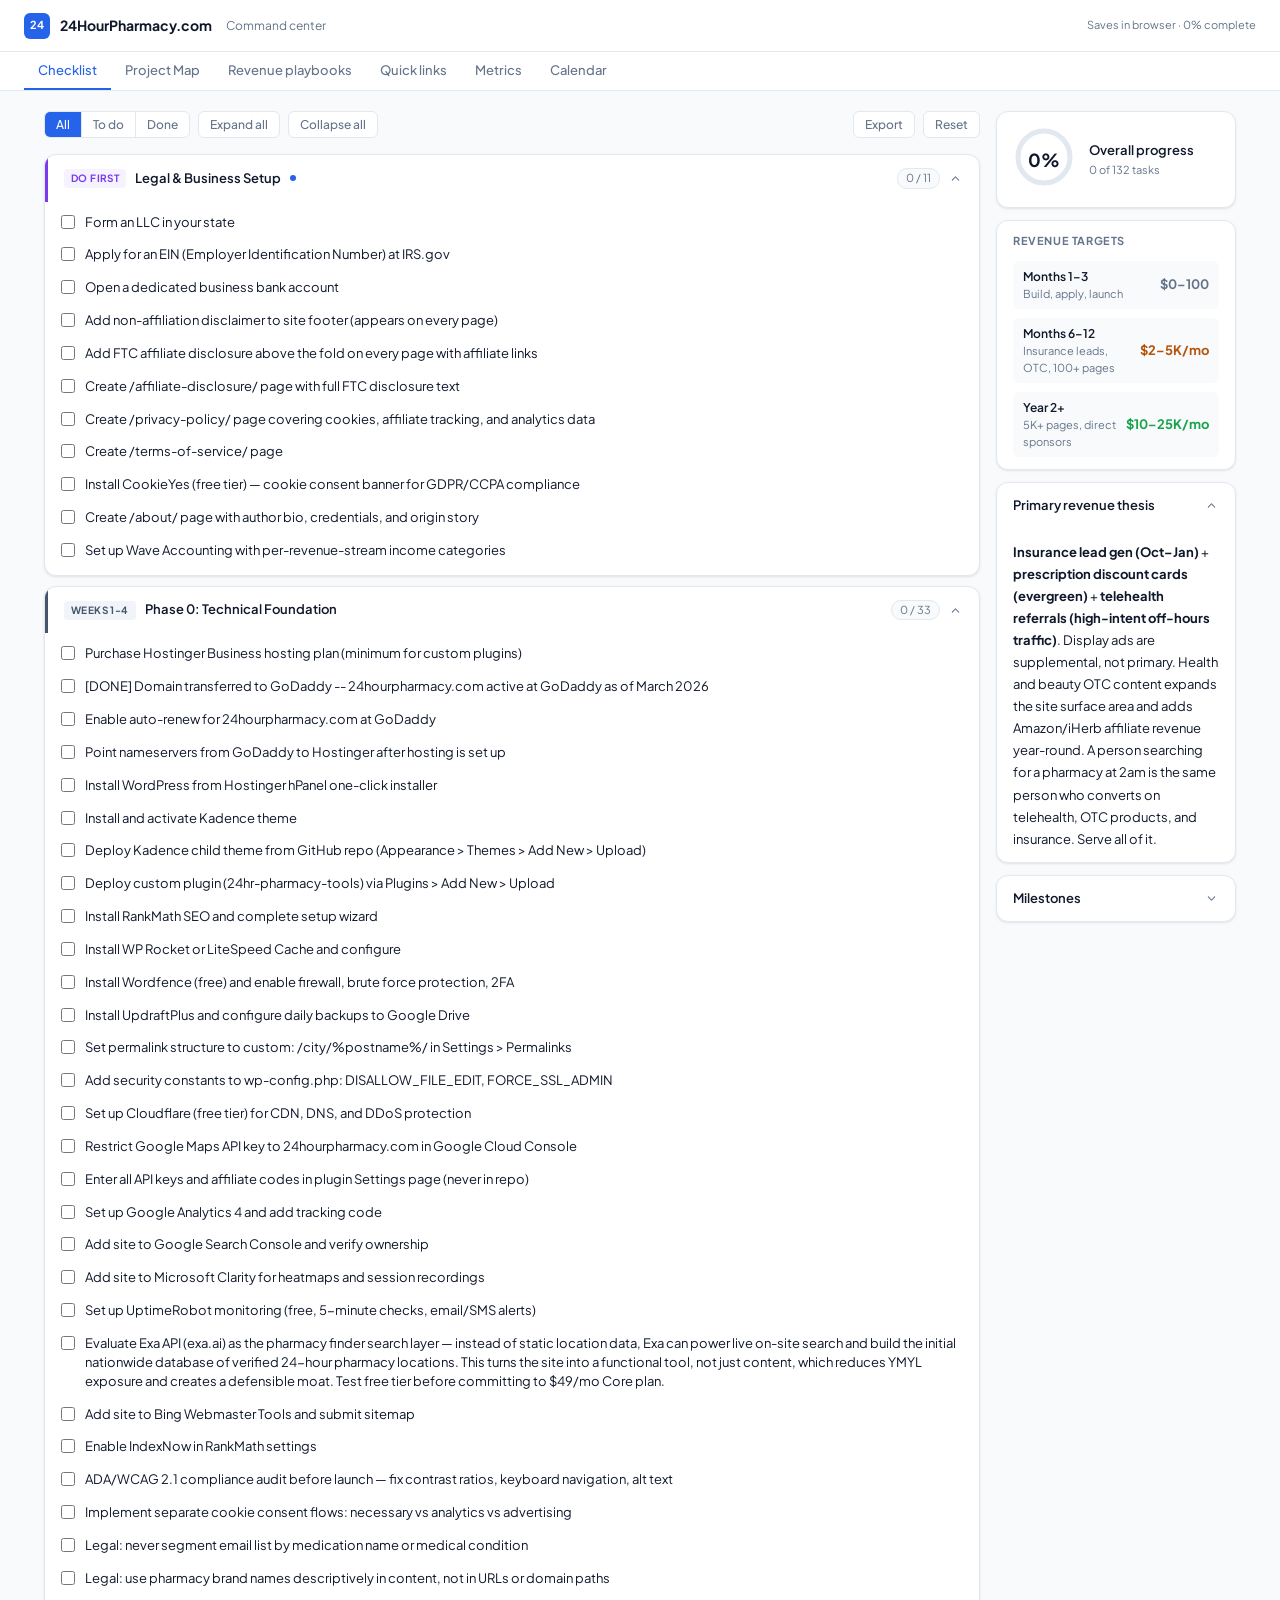
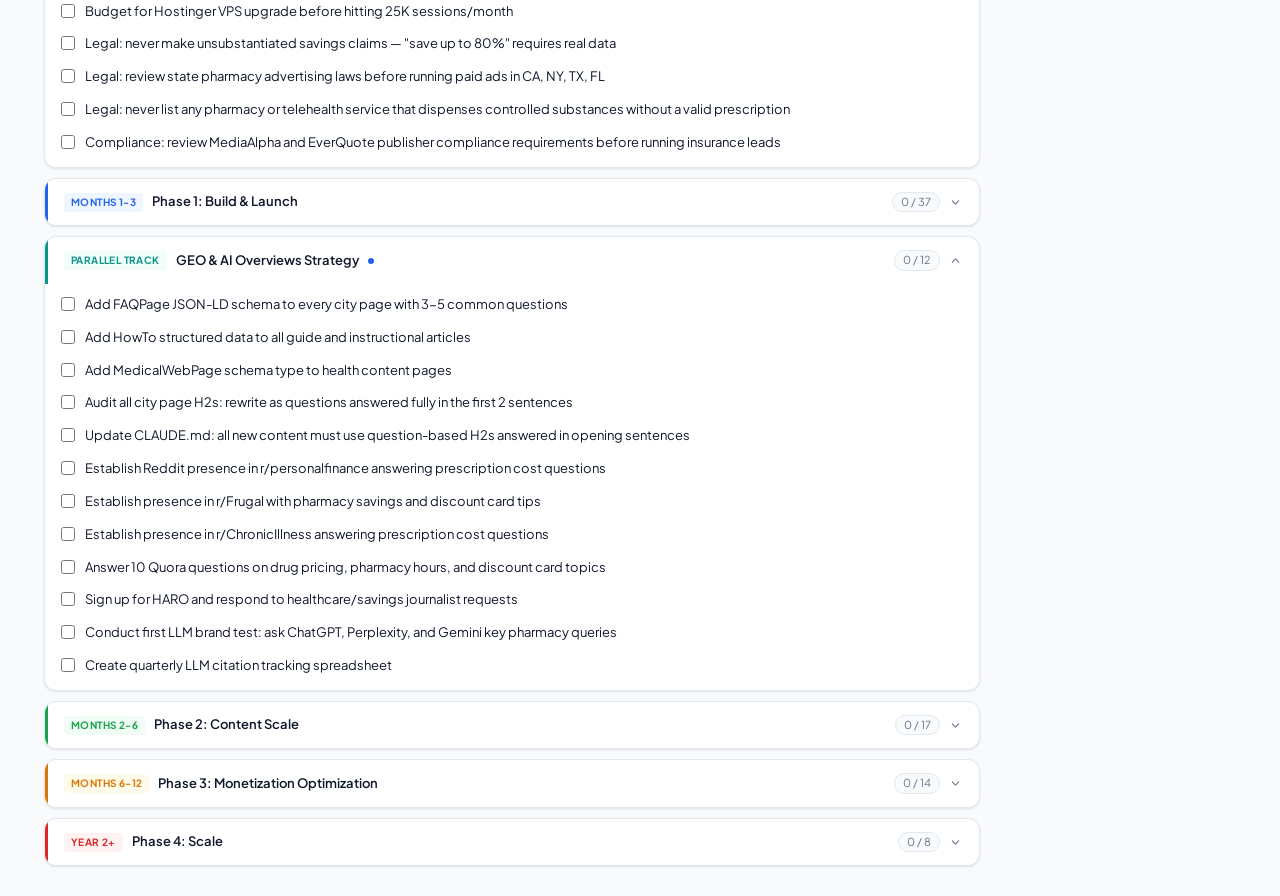
<file: docs/command-center/index.html>
<!DOCTYPE html>
<html lang="en">
<head>
<meta charset="UTF-8">
<meta name="viewport" content="width=device-width, initial-scale=1.0">
<title>24HourPharmacy.com - Command Center</title>
<link rel="preconnect" href="https://fonts.googleapis.com">
<link rel="preconnect" href="https://fonts.gstatic.com" crossorigin>
<link href="https://fonts.googleapis.com/css2?family=Plus+Jakarta+Sans:ital,wght@0,400;0,500;0,600;0,700;1,400&display=swap" rel="stylesheet">
<style>
*,*::before,*::after{box-sizing:border-box;margin:0;padding:0}
:root{
  --bg:#f8fafc;
  --surface:#ffffff;
  --surface2:#f1f5f9;
  --border:#e2e8f0;
  --border2:#cbd5e1;
  --text:#0f172a;
  --muted:#64748b;
  --accent:#2563eb;
  --accent-light:#eff6ff;
  --accent-border:#bfdbfe;
  --accent-dark:#1d4ed8;
  --success:#16a34a;
  --success-light:#f0fdf4;
  --success-border:#bbf7d0;
  --warning:#b45309;
  --warning-light:#fffbeb;
  --warning-border:#fde68a;
  --danger:#dc2626;
  --danger-light:#fef2f2;
  --r:8px;
  --r-lg:12px;
  --shadow:0 1px 3px rgba(0,0,0,0.07),0 1px 2px rgba(0,0,0,0.04);
}
body{font-family:'Plus Jakarta Sans',system-ui,sans-serif;background:var(--bg);color:var(--text);font-size:14px;line-height:1.5;min-height:100vh}

/* ---- Header ---- */
.app-header{background:var(--surface);border-bottom:1px solid var(--border);padding:0 24px;display:flex;align-items:center;justify-content:space-between;height:52px;position:sticky;top:0;z-index:200}
.header-left{display:flex;align-items:center;gap:10px}
.app-logo{width:26px;height:26px;background:var(--accent);border-radius:6px;display:flex;align-items:center;justify-content:center;color:#fff;font-size:11px;font-weight:700;flex-shrink:0}
.app-name{font-size:14px;font-weight:700;color:var(--text)}
.app-tagline{font-size:12px;color:var(--muted);margin-left:4px}
.header-right{font-size:11px;color:var(--muted)}

/* ---- Tabs ---- */
.tabs-nav{background:var(--surface);border-bottom:1px solid var(--border);padding:0 24px;display:flex;position:sticky;top:52px;z-index:100}
.tab-btn{padding:10px 14px;font-size:13px;font-weight:500;color:var(--muted);background:none;border:none;border-bottom:2px solid transparent;cursor:pointer;font-family:inherit;transition:all .15s;white-space:nowrap}
.tab-btn:hover{color:var(--text)}
.tab-btn.active{color:var(--accent);border-bottom-color:var(--accent)}

/* ---- Layout ---- */
.main-layout{display:grid;grid-template-columns:1fr 240px;gap:16px;max-width:1240px;margin:0 auto;padding:20px 24px;align-items:start}
.main-layout > main{min-width:0;width:100%}
@media(max-width:1024px){.main-layout{grid-template-columns:1fr;padding:16px}.sidebar{order:-1;position:static!important;max-height:none}}
.tab-panel{display:none}
.tab-panel.active{display:block}

/* ---- Sidebar ---- */
.sidebar{display:flex;flex-direction:column;gap:12px;position:sticky;top:108px}
.milestones-inner{padding:6px 0 10px;max-height:320px;overflow-y:auto;scrollbar-width:thin}
.milestones-inner::-webkit-scrollbar{width:4px}
.milestones-inner::-webkit-scrollbar-track{background:transparent}
.milestones-inner::-webkit-scrollbar-thumb{background:var(--border2);border-radius:4px}

/* ---- Cards ---- */
.card{background:var(--surface);border:1px solid var(--border);border-radius:var(--r-lg);box-shadow:var(--shadow);overflow:hidden}
.card-header{padding:13px 16px;border-bottom:1px solid var(--border);display:flex;align-items:center;justify-content:space-between}
.card-title{font-size:13px;font-weight:600}

/* ---- Progress ring ---- */
.progress-wrap{display:flex;align-items:center;gap:14px;padding:14px 16px}
.ring-svg{transform:rotate(-90deg);flex-shrink:0}
.ring-track{fill:none;stroke:var(--border);stroke-width:5}
.ring-fill{fill:none;stroke:var(--accent);stroke-width:5;stroke-linecap:round;transition:stroke-dashoffset .5s ease}
.progress-pct{font-size:18px;font-weight:700;line-height:1}
.progress-sub{font-size:11px;color:var(--muted);margin-top:2px}
.progress-label{font-size:13px;font-weight:600}

/* ---- Revenue targets ---- */
.targets-grid{padding:12px 16px;display:flex;flex-direction:column;gap:9px}
.target-row{display:flex;justify-content:space-between;align-items:center;padding:7px 10px;border-radius:6px;background:var(--bg)}
.target-label{font-size:12px;font-weight:600}
.target-sub{font-size:11px;color:var(--muted)}
.target-amount{font-size:13px;font-weight:700;white-space:nowrap;flex-shrink:0;margin-left:8px}

/* ---- Collapsible (sidebar) ---- */
.collapsible-header{padding:13px 16px;display:flex;align-items:center;justify-content:space-between;cursor:pointer;user-select:none;transition:background .1s}
.collapsible-header:hover{background:var(--bg)}
.collapsible-body{overflow:hidden;transition:max-height .22s ease,opacity .22s ease}
.collapsible-body.collapsed{max-height:0!important;opacity:0}
.chevron{width:15px;height:15px;color:var(--muted);transition:transform .2s;flex-shrink:0}
.chevron.rotated{transform:rotate(180deg)}

/* ---- Milestones ---- */
.milestone-item{display:flex;align-items:flex-start;gap:9px;padding:7px 16px;cursor:pointer;transition:background .1s}
.milestone-item:hover{background:var(--bg)}
.milestone-cb{width:14px;height:14px;accent-color:var(--success);cursor:pointer;flex-shrink:0;margin-top:2px}
.milestone-text{font-size:12px;color:var(--text);line-height:1.4}
.milestone-item.m-done .milestone-text{text-decoration:line-through;color:var(--muted)}

/* ---- Thesis box ---- */
.thesis-body{padding:12px 16px;font-size:13px;color:var(--text);line-height:1.7}

/* ---- Checklist toolbar ---- */
.checklist-toolbar{display:flex;align-items:center;gap:8px;margin-bottom:16px;flex-wrap:wrap;row-gap:6px}
.toolbar-left{display:flex;align-items:center;gap:8px;flex-wrap:wrap;flex:1;min-width:0}
.toolbar-right{display:flex;align-items:center;gap:8px;flex-shrink:0}
.filter-group{display:flex;background:var(--surface);border:1px solid var(--border);border-radius:6px;overflow:hidden}
.filter-btn{padding:5px 11px;font-size:12px;font-weight:500;color:var(--muted);background:none;border:none;border-right:1px solid var(--border);cursor:pointer;font-family:inherit;transition:all .15s}
.filter-btn:last-child{border-right:none}
.filter-btn:hover{background:var(--bg);color:var(--text)}
.filter-btn.active{background:var(--accent);color:#fff}
.toolbar-btn{padding:5px 11px;font-size:12px;font-weight:500;color:var(--muted);background:var(--surface);border:1px solid var(--border);border-radius:6px;cursor:pointer;font-family:inherit;transition:all .15s}
.toolbar-btn:hover{border-color:var(--accent);color:var(--accent)}
.toolbar-btn.danger:hover{border-color:var(--danger);color:var(--danger)}
.toolbar-spacer{flex:1}

/* ---- Phase blocks ---- */
.phase-block{background:var(--surface);border:1px solid var(--border);border-radius:var(--r-lg);box-shadow:var(--shadow);margin-bottom:10px;overflow:hidden}
.phase-header{display:flex;align-items:center;justify-content:space-between;padding:13px 16px;cursor:pointer;user-select:none;border-left:3px solid var(--accent);transition:background .1s}
.phase-header:hover{background:var(--bg)}
.phase-header-left{display:flex;align-items:center;gap:9px;min-width:0}
.phase-badge{font-size:10px;font-weight:700;padding:2px 7px;border-radius:4px;text-transform:uppercase;letter-spacing:.4px;white-space:nowrap;flex-shrink:0}
.phase-title-text{font-size:13px;font-weight:600;color:var(--text)}
.phase-new-dot{width:6px;height:6px;background:var(--accent);border-radius:50%;flex-shrink:0}
.phase-header-right{display:flex;align-items:center;gap:8px;flex-shrink:0}
.task-count-pill{font-size:11px;color:var(--muted);background:var(--bg);border:1px solid var(--border);padding:1px 8px;border-radius:10px;white-space:nowrap}
.task-count-pill.all-done{background:var(--success-light);border-color:var(--success-border);color:var(--success)}

/* ---- Task items ---- */
.task-list{padding:4px 0 8px}
.task-item{display:flex;align-items:flex-start;gap:10px;padding:7px 16px}
.task-item:hover{background:var(--bg)}
.task-cb{width:14px;height:14px;margin-top:2px;accent-color:var(--accent);cursor:pointer;flex-shrink:0}
.task-content{flex:1;min-width:120px}
.task-text{font-size:13px;color:var(--text);line-height:1.45;display:block}
.task-item.t-done .task-text{text-decoration:line-through;color:var(--muted)}
.task-hint-text{font-size:12px;color:var(--muted);margin-top:4px;line-height:1.5;display:none;padding:6px 9px;background:var(--bg);border-radius:5px;border-left:2px solid var(--border2)}
.task-item.hint-open .task-hint-text{display:block}
.task-new-badge{font-size:9px;font-weight:700;color:var(--accent);background:var(--accent-light);border:1px solid var(--accent-border);border-radius:3px;padding:1px 5px;margin-left:6px;white-space:nowrap;vertical-align:middle}
.task-paid-badge{font-size:9px;font-weight:700;color:#7c3aed;background:#f5f3ff;border:1px solid #ddd6fe;border-radius:3px;padding:1px 5px;margin-left:6px;white-space:nowrap;vertical-align:middle}
.task-waiting-badge{font-size:9px;font-weight:700;color:#b45309;background:#fffbeb;border:1px solid #fde68a;border-radius:3px;padding:1px 5px;margin-left:6px;white-space:nowrap;vertical-align:middle}
.phase-tasks-body{overflow:hidden;transition:max-height .22s ease,opacity .22s ease}
.phase-tasks-body.collapsed{max-height:0!important;opacity:0}
.no-tasks-msg{padding:12px 16px;font-size:12px;color:var(--muted);font-style:italic}

/* ---- Quick Links tab ---- */
.links-grid{display:grid;grid-template-columns:repeat(auto-fill,minmax(300px,1fr));gap:14px}
.link-card{background:var(--surface);border:1px solid var(--border);border-radius:var(--r-lg);box-shadow:var(--shadow);overflow:hidden}
.link-group-title{font-size:11px;font-weight:700;color:var(--muted);text-transform:uppercase;letter-spacing:.7px;padding:12px 16px 8px}
.link-item{display:flex;align-items:center;gap:11px;padding:9px 16px;text-decoration:none;color:var(--text);transition:background .1s}
.link-item:hover{background:var(--bg)}
.link-icon{width:30px;height:30px;border-radius:7px;display:flex;align-items:center;justify-content:center;font-size:10px;font-weight:800;flex-shrink:0;color:#fff}
.link-info{flex:1;min-width:0}
.link-name{font-size:13px;font-weight:500}
.link-desc{font-size:11px;color:var(--muted)}
.link-arrow{margin-left:auto;color:var(--border);width:13px;height:13px;flex-shrink:0}

/* ---- Metrics tab ---- */
.metrics-overflow{overflow-x:auto;-webkit-overflow-scrolling:touch}
.metrics-table{width:100%;border-collapse:collapse;min-width:880px}
.metrics-table th{font-size:11px;font-weight:600;color:var(--muted);text-transform:uppercase;letter-spacing:.4px;padding:9px 10px;text-align:right;background:var(--surface2);border-bottom:1px solid var(--border);white-space:nowrap}
.metrics-table th:first-child{text-align:left;position:sticky;left:0;background:var(--surface2);z-index:2;min-width:190px}
.metrics-table td{padding:7px 10px;border-bottom:1px solid var(--border);text-align:right;white-space:nowrap}
.metrics-table td:first-child{position:sticky;left:0;background:var(--surface);z-index:1;text-align:left}
.metrics-table tr:hover td{background:var(--bg)}
.metrics-table tr:hover td:first-child{background:var(--bg)}
.metric-label{font-size:12px;font-weight:500}
.metric-sub{font-size:10px;color:var(--muted);margin-top:1px;white-space:normal;max-width:185px;line-height:1.3}
.metrics-table input[type=text]{width:76px;padding:3px 6px;border:1px solid transparent;border-radius:4px;font-size:12px;font-family:inherit;color:var(--text);background:transparent;text-align:right;transition:all .15s}
.metrics-table input[type=text]:hover{border-color:var(--border)}
.metrics-table input[type=text]:focus{outline:none;border-color:var(--accent);background:var(--accent-light)}
.section-row td{background:var(--surface2)!important;font-size:11px;font-weight:700;color:var(--muted);text-transform:uppercase;letter-spacing:.5px;padding:8px 10px 5px}
.section-row td:first-child{background:var(--surface2)!important}
.metric-new-row td:first-child{border-left:2px solid var(--accent)}

/* ---- Calendar tab ---- */
.calendar-grid{display:flex;flex-direction:column;gap:10px}
.month-block{background:var(--surface);border:1px solid var(--border);border-radius:var(--r-lg);box-shadow:var(--shadow);overflow:hidden}
.month-header{padding:12px 16px;display:flex;align-items:center;justify-content:space-between;cursor:pointer;user-select:none;transition:background .1s}
.month-header:hover{background:var(--bg)}
.month-header-left{display:flex;align-items:center;gap:9px}
.month-title{font-size:13px;font-weight:600}
.month-tags{display:flex;gap:5px;flex-wrap:wrap}
.m-tag{font-size:10px;font-weight:600;padding:1px 6px;border-radius:3px}
.m-tag-revenue{background:var(--warning-light);color:var(--warning);border:1px solid var(--warning-border)}
.m-tag-seo{background:var(--accent-light);color:var(--accent-dark);border:1px solid var(--accent-border)}
.m-tag-tax{background:#fce7f3;color:#9d174d;border:1px solid #fbcfe8}
.m-tag-peak{background:var(--danger-light);color:var(--danger);border:1px solid #fecaca}
.month-body{padding:10px 16px 14px}
.event-row{display:flex;align-items:flex-start;gap:9px;padding:5px 0;border-bottom:1px solid var(--border)}
.event-row:last-child{border-bottom:none}
.event-dot{width:7px;height:7px;border-radius:50%;margin-top:5px;flex-shrink:0}
.dot-revenue{background:#d97706}
.dot-seo{background:var(--accent)}
.dot-tax{background:#db2777}
.dot-geo{background:#0d9488}
.event-text{font-size:13px;color:var(--text);line-height:1.45}
.event-text strong{font-weight:600}
.event-new{display:inline-block;font-size:9px;font-weight:700;color:#0d9488;background:#f0fdfa;border:1px solid #99f6e4;border-radius:3px;padding:1px 5px;margin-left:6px;vertical-align:middle}
.recurring-card{background:var(--surface);border:1px solid var(--border);border-radius:var(--r-lg);box-shadow:var(--shadow);padding:16px}
.recurring-title{font-size:11px;font-weight:700;color:var(--muted);text-transform:uppercase;letter-spacing:.6px;margin-bottom:11px}
.recurring-row{display:flex;align-items:flex-start;gap:9px;padding:5px 0;border-bottom:1px solid var(--border)}
.recurring-row:last-child{border-bottom:none}

/* ---- Playbooks tab ---- */
.pb-grid{display:flex;flex-direction:column;gap:12px}
.pb-card{background:var(--surface);border:1px solid var(--border);border-radius:var(--r-lg);box-shadow:var(--shadow);overflow:hidden}
.pb-header{display:flex;align-items:center;gap:10px;padding:14px 16px;cursor:pointer;user-select:none;border-left:4px solid var(--accent);transition:background .1s}
.pb-header:hover{background:var(--bg)}
.pb-rank{width:26px;height:26px;border-radius:50%;display:flex;align-items:center;justify-content:center;font-size:11px;font-weight:800;flex-shrink:0;color:#fff}
.pb-header-info{flex:1;min-width:0}
.pb-name{font-size:13px;font-weight:700;color:var(--text)}
.pb-meta{font-size:11px;color:var(--muted);margin-top:1px}
.pb-header-right{display:flex;align-items:center;gap:8px;flex-shrink:0}
.pb-potential{font-size:12px;font-weight:700;white-space:nowrap}
.pb-tier{font-size:9px;font-weight:700;padding:2px 7px;border-radius:3px;text-transform:uppercase;letter-spacing:.4px;white-space:nowrap}
.tier-immediate{background:#f0fdf4;color:#16a34a;border:1px solid #bbf7d0}
.tier-growth{background:#eff6ff;color:#2563eb;border:1px solid #bfdbfe}
.tier-seasonal{background:#fffbeb;color:#b45309;border:1px solid #fde68a}
.tier-niche{background:#f5f3ff;color:#7c3aed;border:1px solid #ddd6fe}
.tier-scale{background:#fef2f2;color:#dc2626;border:1px solid #fecaca}
.pb-body{border-top:1px solid var(--border);overflow:hidden;transition:max-height .25s ease,opacity .25s ease}
.pb-body.collapsed{max-height:0!important;opacity:0}
.pb-inner{padding:16px}
.pb-section-title{font-size:10px;font-weight:800;color:var(--muted);text-transform:uppercase;letter-spacing:.6px;margin-bottom:8px;margin-top:14px}
.pb-section-title:first-child{margin-top:0}
.pb-summary{font-size:13px;color:var(--text);line-height:1.6}
.pb-cols{display:grid;grid-template-columns:1fr 1fr;gap:12px;margin-top:4px}
@media(max-width:680px){.pb-cols{grid-template-columns:1fr}}
.pb-col-box{background:var(--bg);border:1px solid var(--border);border-radius:6px;padding:10px 12px}
.pb-col-label{font-size:10px;font-weight:700;color:var(--muted);text-transform:uppercase;letter-spacing:.5px;margin-bottom:6px}
.pb-list{list-style:none;display:flex;flex-direction:column;gap:5px}
.pb-list li{font-size:12px;color:var(--text);line-height:1.45;padding-left:14px;position:relative}
.pb-list li::before{content:'';position:absolute;left:3px;top:7px;width:5px;height:5px;border-radius:50%;background:var(--accent)}
.pb-programs{display:flex;flex-direction:column;gap:6px;margin-top:4px}
.pb-program-row{display:flex;align-items:center;gap:8px;padding:6px 10px;background:var(--bg);border-radius:5px;border:1px solid var(--border)}
.pb-prog-abbr{width:28px;height:28px;border-radius:5px;display:flex;align-items:center;justify-content:center;font-size:9px;font-weight:800;color:#fff;flex-shrink:0}
.pb-prog-info{flex:1;min-width:0}
.pb-prog-name{font-size:12px;font-weight:600;color:var(--text)}
.pb-prog-comm{font-size:11px;color:var(--muted)}
.pb-prog-link{font-size:11px;color:var(--accent);text-decoration:none;white-space:nowrap}
.pb-prog-link:hover{text-decoration:underline}
.pb-todos{display:flex;flex-direction:column;gap:4px;margin-top:4px}
.pb-todo-item{display:flex;align-items:flex-start;gap:8px;padding:6px 8px;border-radius:4px;cursor:default}
.pb-todo-item:hover{background:var(--bg)}
.pb-todo-cb{width:13px;height:13px;accent-color:var(--accent);cursor:pointer;flex-shrink:0;margin-top:2px}
.pb-todo-text{font-size:12px;color:var(--text);line-height:1.45;cursor:pointer}
.pb-todo-item.pb-done .pb-todo-text{text-decoration:line-through;color:var(--muted)}
.pb-stack-tags{display:flex;flex-wrap:wrap;gap:5px;margin-top:4px}
.pb-stack-tag{font-size:11px;font-weight:500;padding:2px 8px;border-radius:4px;background:var(--surface2);border:1px solid var(--border);color:var(--text)}
.pb-new-badge{font-size:9px;font-weight:700;color:#0d9488;background:#f0fdfa;border:1px solid #99f6e4;border-radius:3px;padding:1px 5px;margin-left:5px;vertical-align:middle}

@media(max-width:600px){
  .tabs-nav{padding:0 12px;overflow-x:auto}
  .tab-btn{padding:9px 10px;font-size:12px}
  .links-grid{grid-template-columns:1fr}
  .main-layout{padding:12px}
  .checklist-toolbar{gap:5px}
}
</style>
</head>
<body>

<header class="app-header">
  <div class="header-left">
    <div class="app-logo">24</div>
    <span class="app-name">24HourPharmacy.com</span>
    <span class="app-tagline">Command center</span>
  </div>
  <div class="header-right">Saves in browser &middot; <span id="header-progress">0%</span> complete</div>
</header>

<nav class="tabs-nav">
  <button class="tab-btn active" data-tab="checklist">Checklist</button>
  <button class="tab-btn" data-tab="map">Project Map</button>
  <button class="tab-btn" data-tab="playbooks">Revenue playbooks</button>
  <button class="tab-btn" data-tab="links">Quick links</button>
  <button class="tab-btn" data-tab="metrics">Metrics</button>
  <button class="tab-btn" data-tab="calendar">Calendar</button>
</nav>

<div class="main-layout">
  <main>
    <!-- CHECKLIST TAB -->
    <div id="tab-checklist" class="tab-panel active">
      <div class="checklist-toolbar">
        <div class="toolbar-left">
          <div class="filter-group">
            <button class="filter-btn active" data-filter="all">All</button>
            <button class="filter-btn" data-filter="todo">To do</button>
            <button class="filter-btn" data-filter="done">Done</button>
          </div>
          <button class="toolbar-btn" id="btn-expand-all">Expand all</button>
          <button class="toolbar-btn" id="btn-collapse-all">Collapse all</button>
        </div>
        <div class="toolbar-right">
          <button class="toolbar-btn" id="btn-export">Export</button>
          <button class="toolbar-btn danger" id="btn-reset">Reset</button>
        </div>
      </div>
      <div id="checklist-container"></div>
    </div>

    <!-- PLAYBOOKS TAB -->
    <div id="tab-playbooks" class="tab-panel">
      <div style="margin-bottom:14px">
        <div style="font-size:13px;font-weight:600;color:var(--text)">Revenue Playbooks</div>
        <div style="font-size:12px;color:var(--muted);margin-top:3px">Each stream ranked by when to activate it, with its own marketing plan, to-dos, affiliate programs, and revenue ceiling. Work top to bottom.</div>
      </div>
      <div class="pb-grid" id="playbooks-container"></div>
    </div>

    <!-- QUICK LINKS TAB -->
    <div id="tab-links" class="tab-panel">
      <div class="links-grid" id="links-container"></div>
    </div>

    <!-- METRICS TAB -->
    <div id="tab-metrics" class="tab-panel">
      <div class="card">
        <div class="card-header">
          <div>
            <div class="card-title">Monthly metrics</div>
            <div style="font-size:12px;color:var(--muted);margin-top:2px">Click any cell to edit. Saves automatically.</div>
          </div>
          <button class="toolbar-btn" id="btn-export-metrics">Export CSV</button>
        </div>
        <div class="metrics-overflow">
          <table class="metrics-table" id="metrics-table"></table>
        </div>
        <div style="padding:10px 16px;font-size:11px;color:var(--muted);border-top:1px solid var(--border)">All data saves in your browser. Export the checklist tab for a full backup.</div>
      </div>
    </div>

    <!-- CALENDAR TAB -->
    <div id="tab-calendar" class="tab-panel">
      <div class="calendar-grid" id="calendar-container"></div>
    </div>

    <div id="tab-map" class="tab-panel">
<div style="max-width:1240px;margin:0 auto;padding:20px 24px">
<style>
.pm2-sec{border:1px solid var(--border);border-radius:var(--r-lg);margin-bottom:8px;overflow:hidden;background:var(--surface);box-shadow:0 1px 3px rgba(0,0,0,.07)}
.pm2-sh{display:flex;align-items:center;gap:8px;padding:10px 14px;cursor:pointer;user-select:none;background:var(--surface2);border:none;width:100%;text-align:left;font-family:inherit}
.pm2-sh:hover{opacity:.88}
.pm2-dot{width:8px;height:8px;border-radius:50%;flex-shrink:0}
.pm2-sht{font-size:13px;font-weight:600;color:var(--text)}
.pm2-shm{font-size:11px;color:var(--muted);margin-left:auto;margin-right:6px}
.pm2-chev{font-size:10px;color:var(--muted);display:inline-block;transform:rotate(90deg);transition:transform .2s}
.pm2-sec.pm2-closed .pm2-chev{transform:rotate(0deg)}
.pm2-sb{padding:8px 12px 12px;display:grid;grid-template-columns:1fr 1fr;gap:6px;background:var(--surface)}
.pm2-sec.pm2-closed .pm2-sb{display:none}
.pm2-card{background:var(--surface2);border-radius:6px;padding:8px 10px}
.pm2-full{grid-column:1/-1}
.pm2-cn{font-size:12px;font-weight:600;color:var(--text);margin-bottom:3px}
.pm2-cd{font-size:11px;color:var(--muted);line-height:1.55}
.pm2-warn{font-size:10px;font-weight:600;color:var(--danger);margin-top:4px}
.pm2-flow{display:flex;flex-wrap:wrap;align-items:center;gap:3px;margin-top:5px}
.pm2-fs{font-size:10px;padding:2px 7px;background:var(--bg);border-radius:4px;color:var(--text);border:1px solid var(--border);white-space:nowrap}
.pm2-fa{color:var(--muted);font-size:11px}
@media(max-width:600px){.pm2-sb{grid-template-columns:1fr}}
</style>
<div style="margin-bottom:14px"><div style="font-size:13px;font-weight:600;color:var(--text)">Project map</div><div style="font-size:12px;color:var(--muted);margin-top:3px">How the site is built, where everything lives, and how the pieces connect. Click any section to expand.</div></div>
<div style="display:flex;flex-direction:column;gap:8px">

<div class="pm2-sec" id="pm2_1">
<button class="pm2-sh" onclick="pmt2('pm2_1')"><div class="pm2-dot" style="background:#185FA5"></div><span class="pm2-sht">Infrastructure</span><span class="pm2-shm">Hosting, DNS, CDN</span><span class="pm2-chev">&#9658;</span></button>
<div class="pm2-sb">
<div class="pm2-card"><div class="pm2-cn">GitHub (micahbank2/24hourpharmacy)</div><div class="pm2-cd">Where all the custom code lives. Only stuff we wrote — the theme tweaks, our plugin, the interactive tools, and the data scripts. WordPress itself and third-party plugins aren't stored here.</div></div>
<div class="pm2-card"><div class="pm2-cn">Hostinger (shared, ~$3/mo)</div><div class="pm2-cd">The server that runs the WordPress site. Comes with a fast built-in web server (LiteSpeed). Backups run weekly on their end — we also do daily backups to Google Drive with UpdraftPlus for extra safety.</div></div>
<div class="pm2-card"><div class="pm2-cn">Cloudflare (free tier)</div><div class="pm2-cd">Sits between visitors and the server. Speeds up page loads, blocks attacks, forces secure connections, and stops bots. Also protects the login page from brute-force attempts.</div></div>
<div class="pm2-card"><div class="pm2-cn">GoDaddy (domain registrar)</div><div class="pm2-cd">Where the 24hourpharmacy.com domain is registered. Transferred to GoDaddy in March 2026. Next steps: point DNS to Hostinger and turn on auto-renew.</div><div class="pm2-warn">Action needed: point DNS to Hostinger and enable auto-renew</div></div>
</div></div>

<div class="pm2-sec pm2-closed" id="pm2_2">
<button class="pm2-sh" onclick="pmt2('pm2_2')"><div class="pm2-dot" style="background:#0F6E56"></div><span class="pm2-sht">WordPress layer</span><span class="pm2-shm">Lives on Hostinger — not in git</span><span class="pm2-chev">&#9658;</span></button>
<div class="pm2-sb">
<div class="pm2-card"><div class="pm2-cn">Kadence (free tier) + child theme</div><div class="pm2-cd">The site's design framework. The base Kadence theme lives on the server; our customizations are in a child theme that's saved in GitHub. Everything is designed phone-first since most visitors are on mobile.</div></div>
<div class="pm2-card"><div class="pm2-cn">LiteSpeed Cache (free)</div><div class="pm2-cd">Makes pages load fast by saving pre-built copies so the server doesn't rebuild them for every visitor. Built into the Hostinger server, so it works better than any add-on caching plugin could.</div><div class="pm2-warn">Never install WP Rocket on this site — they conflict</div></div>
<div class="pm2-card"><div class="pm2-cn">ThirstyAffiliates</div><div class="pm2-cd">Manages all our affiliate links in one place. Instead of pasting raw partner URLs everywhere, every link goes through a clean /go/ redirect that also tracks clicks. The actual affiliate codes are stored in WordPress settings, not in the code.</div></div>
<div class="pm2-card"><div class="pm2-cn">RankMath + Wordfence + UpdraftPlus + CookieYes + GA4 + Clarity</div><div class="pm2-cd">The supporting plugin stack: SEO optimization, site security with login protection, daily backups to Google Drive, cookie consent for privacy laws, Google Analytics for traffic data, and Microsoft Clarity for watching how people use the site.</div></div>
</div></div>

<div class="pm2-sec pm2-closed" id="pm2_3">
<button class="pm2-sh" onclick="pmt2('pm2_3')"><div class="pm2-dot" style="background:#534AB7"></div><span class="pm2-sht">Custom code</span><span class="pm2-shm">In the GitHub repo, built with Claude Code</span><span class="pm2-chev">&#9658;</span></button>
<div class="pm2-sb">
<div class="pm2-card"><div class="pm2-cn">Kadence child theme (PHP)</div><div class="pm2-cd">The page templates we built: city pages (the main money pages), individual pharmacy listings, the homepage with location search, state directory pages, and the savings hub. Every page includes structured data for Google and has ad placement spots ready to go.</div></div>
<div class="pm2-card"><div class="pm2-cn">Custom plugin: 24hr-pharmacy-tools</div><div class="pm2-cd">Creates the City and Pharmacy content types in WordPress, adds structured data so Google understands what each page is, and loads the interactive tools onto pages. Also has a settings screen where affiliate codes are stored safely.</div></div>
<div class="pm2-card"><div class="pm2-cn">React widgets (compiled via Vite)</div><div class="pm2-cd">4 interactive tools visitors can use: Pharmacy Finder (searches nearby pharmacies using your location), Discount Card (shows savings cards and drug prices), Price Checker, and Open Now Checker. They load in the background so they never slow down the page.</div></div>
<div class="pm2-card"><div class="pm2-cn">Python data scripts</div><div class="pm2-cd">Scripts that build city pages automatically. One looks up pharmacy info from Google for each city and creates draft pages in WordPress. Another refreshes data for cities we've already published. Results are saved locally so we don't pay Google twice for the same lookup.</div></div>
</div></div>

<div class="pm2-sec pm2-closed" id="pm2_4">
<button class="pm2-sh" onclick="pmt2('pm2_4')"><div class="pm2-dot" style="background:#993C1D"></div><span class="pm2-sht">Data pipeline</span><span class="pm2-shm">How 5,000+ city pages get created</span><span class="pm2-chev">&#9658;</span></button>
<div class="pm2-sb">
<div class="pm2-card pm2-full"><div class="pm2-cn">Page creation flow</div><div class="pm2-flow"><span class="pm2-fs">cities.json</span><span class="pm2-fa">→</span><span class="pm2-fs">Python script</span><span class="pm2-fa">→</span><span class="pm2-fs">Google Places API</span><span class="pm2-fa">→</span><span class="pm2-fs">WP REST API</span><span class="pm2-fa">→</span><span class="pm2-fs">WP draft</span><span class="pm2-fa">→</span><span class="pm2-fs">Human review + 500 words</span><span class="pm2-fa">→</span><span class="pm2-fs">Published</span></div></div>
<div class="pm2-card"><div class="pm2-cn">data/cities.json</div><div class="pm2-cd">A list of 200+ target cities with their coordinates, state, and population. This is the starting point for the page generator. The goal for Phase 4 is to scale up to 5,000+ pages covering suburbs and smaller towns.</div></div>
<div class="pm2-card"><div class="pm2-cn">Google Places API</div><div class="pm2-cd">Where we get real pharmacy info for each city — names, addresses, phone numbers, hours, and map locations. Google gives $200/mo in free credits. We save the results locally so running the script again doesn't cost extra.</div></div>
<div class="pm2-card"><div class="pm2-cn">WP REST API auth</div><div class="pm2-cd">How the Python scripts talk to WordPress. They log in with a special app password stored on your computer (never uploaded to GitHub) and create draft pages that are ready for review.</div></div>
<div class="pm2-card"><div class="pm2-cn">Human review (required)</div><div class="pm2-cd">No page goes live without a real person checking it. Each page needs at least 500 words of unique, city-specific content. Google will penalize auto-generated pages that are too thin, and since this is health-related content, accuracy matters even more.</div></div>
</div></div>

<div class="pm2-sec pm2-closed" id="pm2_5">
<button class="pm2-sh" onclick="pmt2('pm2_5')"><div class="pm2-dot" style="background:#854F0B"></div><span class="pm2-sht">Revenue streams</span><span class="pm2-shm">6 layers, all pre-revenue</span><span class="pm2-chev">&#9658;</span></button>
<div class="pm2-sb">
<div class="pm2-card"><div class="pm2-cn">1. Prescription discount cards</div><div class="pm2-cd">The biggest long-term play. We earn a small commission every time someone refills a prescription using one of our cards — and since the code stays in the pharmacy system, it keeps paying out. Partners: LowerMyRx (up to $4/fill), NDC ($2-2.50), EzRx, SaveonMeds, RxGo, USARx.</div></div>
<div class="pm2-card"><div class="pm2-cn">2. Retail pharmacy affiliates</div><div class="pm2-cd">We earn a percentage when someone clicks through to Walgreens (2%), Rite Aid (5.6%), or CVS and makes a purchase. All run through CJ Affiliate. These links sit alongside the discount card offers on city pages.</div></div>
<div class="pm2-card"><div class="pm2-cn">3. Display ads</div><div class="pm2-cd">Banner and in-content ads. Starting with Google AdSense ($8-15 per thousand views). Once we hit 25K monthly visitors, we can switch to Raptive which pays much more for health content ($30-55 per thousand). Ad spots are already built into every page template.</div></div>
<div class="pm2-card"><div class="pm2-cn">4. Health insurance leads</div><div class="pm2-cd">We get paid $10-75 each time someone we refer signs up for health insurance through eHealthInsurance. Biggest season is Oct-Jan during open enrollment. We need to apply to MediaAlpha and EverQuote now so those accounts are active before October.</div></div>
<div class="pm2-card"><div class="pm2-cn">5. Telehealth referrals</div><div class="pm2-cd">Referral fees for online health services. Weight loss (GLP-1) pays the most: Mochi ($90), Fridays ($300), OrderlyMeds ($75). General telehealth like Nurx ($25-75) and Hims/Ro ($50-100+) also available.</div></div>
<div class="pm2-card"><div class="pm2-cn">6. Direct ads (Phase 3)</div><div class="pm2-cd">Local pharmacies pay us $50-200/mo to be featured on their city's page. This only makes sense once we have real traffic, so it's planned for Phase 3. We'll build an /advertise/ page when the time comes.</div></div>
</div></div>

</div>
</div>
    </div>

  </main>

  <!-- SIDEBAR -->
  <aside class="sidebar">
    <!-- Progress -->
    <div class="card">
      <div class="progress-wrap">
        <div style="position:relative;flex-shrink:0">
          <svg class="ring-svg" width="62" height="62" viewBox="0 0 62 62">
            <circle class="ring-track" cx="31" cy="31" r="26"/>
            <circle class="ring-fill" id="progress-ring" cx="31" cy="31" r="26" stroke-dasharray="163.4" stroke-dashoffset="163.4"/>
          </svg>
          <div style="position:absolute;top:50%;left:50%;transform:translate(-50%,-50%);text-align:center">
            <div class="progress-pct" id="progress-pct">0%</div>
          </div>
        </div>
        <div>
          <div class="progress-label">Overall progress</div>
          <div class="progress-sub" id="progress-details">0 of 0 tasks</div>
        </div>
      </div>
    </div>

    <!-- Revenue targets -->
    <div class="card">
      <div class="targets-grid">
        <div style="font-size:11px;font-weight:700;color:var(--muted);text-transform:uppercase;letter-spacing:.6px;margin-bottom:2px">Revenue targets</div>
        <div class="target-row">
          <div><div class="target-label">Months 1&ndash;3</div><div class="target-sub">Build, apply, launch</div></div>
          <div class="target-amount" style="color:var(--muted)">$0&ndash;100</div>
        </div>
        <div class="target-row">
          <div><div class="target-label">Months 6&ndash;12</div><div class="target-sub">Insurance leads, OTC, 100+ pages</div></div>
          <div class="target-amount" style="color:var(--warning)">$2&ndash;5K/mo</div>
        </div>
        <div class="target-row">
          <div><div class="target-label">Year 2+</div><div class="target-sub">5K+ pages, direct sponsors</div></div>
          <div class="target-amount" style="color:var(--success)">$10&ndash;25K/mo</div>
        </div>
      </div>
    </div>

    <!-- Revenue thesis (collapsible) -->
    <div class="card">
      <div class="collapsible-header" data-sidebar="thesis">
        <span class="card-title">Primary revenue thesis</span>
        <svg class="chevron" id="chevron-thesis" viewBox="0 0 20 20" fill="currentColor"><path fill-rule="evenodd" d="M5.23 7.21a.75.75 0 011.06.02L10 11.168l3.71-3.938a.75.75 0 111.08 1.04l-4.25 4.5a.75.75 0 01-1.08 0l-4.25-4.5a.75.75 0 01.02-1.06z" clip-rule="evenodd"/></svg>
      </div>
      <div class="collapsible-body" id="body-thesis">
        <div class="thesis-body"><strong>Insurance lead gen (Oct&ndash;Jan)</strong> + <strong>prescription discount cards (evergreen)</strong> + <strong>telehealth referrals (high-intent off-hours traffic)</strong>. Display ads are supplemental, not primary. Health and beauty OTC content expands the site surface area and adds Amazon/iHerb affiliate revenue year-round. A person searching for a pharmacy at 2am is the same person who converts on telehealth, OTC products, and insurance. Serve all of it.</div>
      </div>
    </div>

    <!-- Milestones (collapsible) -->
    <div class="card">
      <div class="collapsible-header" data-sidebar="milestones">
        <span class="card-title">Milestones</span>
        <svg class="chevron" id="chevron-milestones" viewBox="0 0 20 20" fill="currentColor"><path fill-rule="evenodd" d="M5.23 7.21a.75.75 0 011.06.02L10 11.168l3.71-3.938a.75.75 0 111.08 1.04l-4.25 4.5a.75.75 0 01-1.08 0l-4.25-4.5a.75.75 0 01.02-1.06z" clip-rule="evenodd"/></svg>
      </div>
      <div class="collapsible-body" id="body-milestones">
        <div class="milestones-inner" id="milestones-list"></div>
      </div>
    </div>
  </aside>
</div>

<script>
// =====================================================================
// DATA
// =====================================================================

const PHASES = [
  {
    id: 'legal',
    title: 'Legal & Business Setup',
    badge: 'Do first',
    badgeColor: '#7c3aed',
    badgeBg: '#f5f3ff',
    borderColor: '#7c3aed',
    isNew: true,
    defaultOpen: true,
    tasks: [
      { id: 'l1', text: 'Form an LLC in your state', hint: 'LegalZoom ($79) or file directly with your state Secretary of State ($50-150). Protects personal assets, required before signing affiliate agreements. One EIN, one business bank account (Mercury or Relay — free), one Wave Accounting setup.' },
      { id: 'l2', text: 'Apply for an EIN (Employer Identification Number) at IRS.gov', hint: 'Free, takes 5 minutes online at irs.gov/businesses/small-businesses-self-employed/apply-for-an-employer-identification-number-ein-online. You need your EIN to open a business bank account and file taxes. Do this immediately after forming the LLC.' },
      { id: 'l3', text: 'Open a dedicated business bank account', hint: 'Mercury (mercury.com) and Relay are both free, online-first accounts built for LLCs. Never mix personal and business money - it complicates taxes and undermines the liability protection of the LLC.' },
      { id: 'l4', text: 'Add non-affiliation disclaimer to site footer (appears on every page)', hint: 'Required language: "24HourPharmacy.com is an independent information resource. It is not affiliated with, endorsed by, or connected to Walgreens, CVS, Rite Aid, or any pharmacy chain, nor with Medicare, Medicaid, or any government drug program." Prevents confusion and potential legal issues.' },
      { id: 'l5', text: 'Add FTC affiliate disclosure above the fold on every page with affiliate links', hint: 'FTC requires that affiliate disclosures are clear and conspicuous - meaning visible without scrolling. Suggested language: "This site earns commissions when you use links on our pages to find pharmacies, save on prescriptions, or access health services. This does not affect our recommendations or the prices you pay." Do not bury this in the footer.' },
      { id: 'l6', text: 'Create /affiliate-disclosure/ page with full FTC disclosure text', hint: 'A dedicated page explaining all affiliate relationships - which programs, how commissions work, that recommendations are based on quality. Link from site footer. Required by most affiliate networks as part of their publisher agreement.' },
      { id: 'l7', text: 'Create /privacy-policy/ page covering cookies, affiliate tracking, and analytics data', hint: 'Required for Google AdSense, most affiliate programs, and to comply with GDPR (EU) and CCPA (California). Must cover: what data you collect, affiliate tracking cookies, Google Analytics, user rights and opt-outs. Use Termly.io or iubenda to generate a solid starting draft, then review it.' },
      { id: 'l8', text: 'Create /terms-of-service/ page', hint: 'Covers: limitations of liability, no medical advice disclaimer, accuracy of pharmacy data, permitted use of the site. Important for a YMYL health site to establish clear terms.' },
      { id: 'l9', text: 'Install CookieYes (free tier) — cookie consent banner for GDPR/CCPA compliance', hint: 'CookieYes is the confirmed plugin (cookieyes.com). Required to legally use GA4 and affiliate tracking cookies. Supports separate opt-out flows for analytics vs advertising cookies (required for CCPA). Needed before applying to AdSense.' },
      { id: 'l10', text: 'Create /about/ page with author bio, credentials, and origin story', hint: 'Critical for E-E-A-T (Experience, Expertise, Authoritativeness, Trustworthiness) on YMYL health content. Google explicitly evaluates "who is behind this website" for health queries. Include: your identity, why you built this, your research methodology, contact information. This page directly affects how Google ranks your health content.' },
      { id: 'l11', text: 'Set up Wave Accounting with per-revenue-stream income categories', hint: 'Free at waveapps.com. Create income categories: Discount Card Commissions, Insurance Lead Revenue, Telehealth Referrals, Display Ad Revenue, Retail Pharmacy Affiliates, OTC/Amazon Affiliates. Create expense categories: Hosting/Tools, Paid Ad Spend. Track monthly so tax time is not a crisis.' },
    ]
  },
  {
    id: 'foundation',
    title: 'Phase 0: Technical Foundation',
    badge: 'Weeks 1-4',
    badgeColor: '#475569',
    badgeBg: '#f1f5f9',
    borderColor: '#475569',
    defaultOpen: true,
    tasks: [
      { id: 'f1', text: 'Purchase Hostinger Business hosting plan (minimum for custom plugins)', hint: 'Hostinger is your web host -- this is where WordPress and all site files live. GoDaddy (your domain registrar) and Hostinger (your web host) are two separate things and do not need to be at the same company. Business plan is the minimum; shared starter plans do not support the custom plugin architecture this site requires.' },
      { id: 'f2', text: '[DONE] Domain transferred to GoDaddy -- 24hourpharmacy.com active at GoDaddy as of March 2026', hint: 'Domain transfer complete. GoDaddy is your domain registrar (holds the domain name and handles renewal). Hostinger is your web host (where WordPress lives). These are separate services.' },
      { id: 'f2b', text: 'Enable auto-renew for 24hourpharmacy.com at GoDaddy', hint: 'Log into GoDaddy account. Find the domain and turn on auto-renew. Keep your payment method current -- the only way you lose this domain is if auto-renew fails because your card expired or was replaced. Set a calendar reminder once a year to verify the card on file is still valid.' },
      { id: 'f2c', text: 'Point nameservers from GoDaddy to Hostinger after hosting is set up', hint: 'Once you have a Hostinger hosting account, Hostinger will give you two nameserver addresses (like ns1.hostinger.com and ns2.hostinger.com). Log into GoDaddy, go to your domain DNS settings, and swap in Hostinger\'s nameservers. This is what connects your domain name to your hosting account. DNS propagation takes up to 24 hours.' },
      { id: 'f3', text: 'Install WordPress from Hostinger hPanel one-click installer' },
      { id: 'f4', text: 'Install and activate Kadence theme', hint: 'Kadence — confirmed theme, free tier. Includes header/footer builder and starter templates. Claude Code handles CSS customizations.' },
      { id: 'f5', text: 'Deploy Kadence child theme from GitHub repo (Appearance > Themes > Add New > Upload)', hint: 'Upload the Kadence child theme zip built by Claude Code. Contains: single-city.php, front-page.php, archive-state.php, header.php, footer.php, style.css, functions.php.' },
      { id: 'f6', text: 'Deploy custom plugin (24hr-pharmacy-tools) via Plugins > Add New > Upload', hint: 'Nine-file plugin architecture: custom post types, taxonomies, meta boxes, schema, shortcodes, settings page, rewrite rules, REST API endpoints. This is the core of the site.' },
      { id: 'f7', text: 'Install RankMath SEO and complete setup wizard', hint: 'Free tier sufficient. Configure: site type (local business information), schema defaults, Google Search Console connection, sitemap settings.' },
      { id: 'f8', text: 'Install WP Rocket or LiteSpeed Cache and configure', hint: 'WP Rocket ($59/yr) is easier to configure. LiteSpeed Cache is free but more complex. Either one dramatically improves Core Web Vitals. Required for ad network approval.' },
      { id: 'f9', text: 'Install Wordfence (free) and enable firewall, brute force protection, 2FA', hint: 'Settings: lockout after 5 failed login attempts, enable 2FA for admin account, block XML-RPC (common attack vector you do not need), enable firewall. WordPress is the most attacked CMS on the internet.' },
      { id: 'f10', text: 'Install UpdraftPlus and configure daily backups to Google Drive', hint: 'Free tier backs up to Google Drive. Settings: daily backup schedule, keep last 7 backups, back up database and files separately. Test a restore before the site goes live.' },
      { id: 'f11', text: 'Set permalink structure to custom: /city/%postname%/ in Settings > Permalinks' },
      { id: 'f12', text: 'Add security constants to wp-config.php: DISALLOW_FILE_EDIT, FORCE_SSL_ADMIN', hint: 'DISALLOW_FILE_EDIT prevents editing theme/plugin files through WordPress admin (major security risk). FORCE_SSL_ADMIN ensures all admin traffic uses HTTPS.' },
      { id: 'f13', text: 'Set up Cloudflare (free tier) for CDN, DNS, and DDoS protection', hint: 'Add domain to Cloudflare, update nameservers at GoDaddy to point to Cloudflare instead of Hostinger directly. Cloudflare then proxies traffic to Hostinger. Enable: Auto Minify, Always Use HTTPS, Brotli compression. Test Rocket Loader carefully with React widgets - may need to exclude widget scripts. Note: if using Cloudflare, your nameservers point to Cloudflare, and Cloudflare forwards to Hostinger.' },
      { id: 'f14', text: 'Restrict Google Maps API key to 24hourpharmacy.com in Google Cloud Console', hint: 'Cloud Console > APIs & Services > Credentials > Edit key. HTTP referrer restrictions: 24hourpharmacy.com/*. API restrictions: Maps JavaScript API, Places API, Geocoding API only. The key is client-side visible, so restriction is essential.' },
      { id: 'f15', text: 'Enter all API keys and affiliate codes in plugin Settings page (never in repo)', hint: 'The custom plugin has a Settings page in WP admin. Store Google Maps key, LowerMyRx BIN/PCN/Group, affiliate IDs. These get passed to React via wp_localize_script - keeps everything out of git.' },
      { id: 'f16', text: 'Set up Google Analytics 4 and add tracking code', hint: 'Install via RankMath or a dedicated GA4 plugin. Create conversion events: affiliate_link_click, phone_tap, widget_interaction. You need conversion data before running any paid traffic.' },
      { id: 'f17', text: 'Add site to Google Search Console and verify ownership', hint: 'Upload HTML verification file to root directory or use DNS TXT record. Submit sitemap URL (usually /sitemap.xml) after verification. Monitor weekly for crawl errors.' },
      { id: 'f18', text: 'Add site to Microsoft Clarity for heatmaps and session recordings', hint: 'Free. Shows exactly where mobile users tap, scroll depth on city pages, rage clicks. Essential for understanding the 70%+ mobile audience. Install via plugin or paste snippet in header.' },
      { id: 'f19', text: 'Set up UptimeRobot monitoring (free, 5-minute checks, email/SMS alerts)', hint: '2-minute setup at uptimerobot.com. Sends alert when site goes down. Downtime during peak insurance season (Oct-Jan) is expensive.' },
      { id: 'f20', text: 'Evaluate Exa API (exa.ai) as the pharmacy finder search layer — instead of static location data, Exa can power live on-site search and build the initial nationwide database of verified 24-hour pharmacy locations. This turns the site into a functional tool, not just content, which reduces YMYL exposure and creates a defensible moat. Test free tier before committing to $49/mo Core plan.', hint: 'Exa is an AI-powered web search API with semantic search and structured data extraction. The Websets product can bulk-compile verified lists of 24-hour pharmacy locations with source links. Using it as the search backend means your finder tool stays current without manual data maintenance. Start at exa.ai — free tier available before committing.' },
      { id: 'f21', text: 'Add site to Bing Webmaster Tools and submit sitemap', hint: 'Free at bing.com/webmasters. Bing has 6-7% market share but far lower health content competition than Google. Microsoft Edge now shows AI-generated sidebar answers that pull from Bing index — getting indexed here is increasingly valuable. 5-minute setup.' },
      { id: 'f22', text: 'Enable IndexNow in RankMath settings', hint: 'IndexNow protocol instantly pushes new page URLs to Bing and Yandex the moment you publish. New city pages get indexed in hours instead of weeks. Enable in RankMath > General Settings > IndexNow. Free and takes 30 seconds.' },
      { id: 'f23', text: 'ADA/WCAG 2.1 compliance audit before launch — fix contrast ratios, keyboard navigation, alt text', hint: 'Health sites have elevated ADA lawsuit risk. Demand letters for WCAG non-compliance are a cottage industry. Use WAVE (wave.webaim.org) for a free audit. Minimum: all images have alt text, color contrast passes AA standard (4.5:1), keyboard navigation works on all interactive elements, all form inputs have labels. Building accessible from the start is far cheaper than retrofitting.' },
      { id: 'f24', text: 'Implement separate cookie consent flows: necessary vs analytics vs advertising', hint: 'A generic "we use cookies" banner does not satisfy CCPA. California visitors must be able to opt out of advertising cookies (AdSense) separately from analytics (GA4). CookieYes supports this with a proper "Do Not Sell My Data" flow. Most free WP cookie plugins get this wrong and expose you to CCPA liability.' },
      { id: 'f25', text: 'Legal: never segment email list by medication name or medical condition', hint: 'HIPAA does not apply to this site directly (no PHI handled), but if you collect emails and later segment by condition or medication type, a data breach could put you in a legal gray zone. Keep email segmentation to behavior only: discount card users, insurance seekers, general health. Never tag subscribers by drug name, diagnosis, or medical condition.' },
      { id: 'f26', text: 'Legal: use pharmacy brand names descriptively in content, not in URLs or domain paths', hint: 'Using "Walgreens" or "CVS" in URLs (e.g. /walgreens-24-hour/) is riskier than using them in page titles and body copy. Descriptive use in content is generally fine under nominative fair use. Trademark-specific URLs invite cease-and-desist letters. Keep URLs generic: /24-hour-pharmacy-chicago/ not /24-hour-walgreens-chicago/.' },
      { id: 'f27', text: 'Budget for Hostinger VPS upgrade before hitting 25K sessions/month', hint: 'Shared hosting ToS often prohibits sustained high-traffic commercial affiliate sites. At 25K+ sessions/month, resource usage from pharmacy finder API calls, React widget loads, and page generation could trigger throttling or ToS enforcement. Hostinger Cloud Startup ($9-12/mo) or a basic VPS is the upgrade path. Plan for it before you need it, not after.' },
      { id: 'f28', text: 'Legal: never make unsubstantiated savings claims — "save up to 80%" requires real data', hint: 'FTC rules require that all quantitative claims be substantiated. "Save up to 80% on prescriptions" is a common affiliate marketing phrase, but using it on your site makes you the publisher responsible for backing it up. Either source the data (GoodRx/CMS drug price studies are publicly available) or use softer language: "Compare prices and save on your prescriptions." Unsubstantiated claims on a YMYL health site are an FTC priority target.' },
      { id: 'f29', text: 'Legal: review state pharmacy advertising laws before running paid ads in CA, NY, TX, FL', hint: 'California, New York, Texas, and Florida have regulations on advertising pharmacy services and prescription drug pricing. For an information/referral site this is low risk, but if you run paid ads making specific savings claims or listing specific drug prices in these states, you are in regulated territory. Consult a health law attorney before running paid campaigns targeting these states with price-specific ad copy.' },
      { id: 'f30', text: 'Legal: never list any pharmacy or telehealth service that dispenses controlled substances without a valid prescription', hint: 'The DEA regulates online pharmacies under the Ryan Haight Online Pharmacy Consumer Protection Act. Listing a pharmacy or telehealth provider that dispenses controlled substances (Adderall, opioids, benzodiazepines) without requiring a valid in-person prescription exposes you to DEA enforcement risk even as a referral site. Stick to legitimate, DEA-registered telehealth providers (Teladoc, MDLive, Hims, Ro). Never list pill mills.' },
      { id: 'f31', text: 'Compliance: review MediaAlpha and EverQuote publisher compliance requirements before running insurance leads', hint: 'Insurance lead gen is one of the most FTC-scrutinized affiliate categories. MediaAlpha and EverQuote both have publisher compliance guides covering: required disclosures on every insurance CTA, prohibited claims ("free insurance", "guaranteed coverage"), call recording consent for click-to-call, and TCPA compliance for lead form submissions. Read their publisher compliance docs before going live. A compliance violation can result in clawbacks and account termination.' },
    ]
  },
  {
    id: 'launch',
    title: 'Phase 1: Build & Launch',
    badge: 'Months 1-3',
    badgeColor: '#2563eb',
    badgeBg: '#eff6ff',
    borderColor: '#2563eb',
    defaultOpen: false,
    tasks: [
      { id: 'b1', text: 'Build and deploy pharmacy finder React widget ([pharmacy_finder] shortcode live)' , hint: 'Uses browser Geolocation API + Google Places API to find nearby 24-hour pharmacies. Built via Claude Code, deployed as Vite IIFE bundle loaded by shortcode in WordPress.' },
      { id: 'b2', text: 'Build and deploy discount card React widget ([discount_card] shortcode live)', hint: 'Branded card display with BIN/PCN/Group from affiliate partner. Print, save, text-to-phone actions. Primary monetization widget - every city page needs this.' },
      { id: 'b3', text: 'Test all widgets at 375px mobile width (70%+ of traffic is mobile)', hint: 'Chrome DevTools > Toggle device toolbar > iPhone SE (375px). Test every interaction, scroll behavior, tap targets. Map must render correctly at mobile width.' },
      { id: 'b4', text: 'Run PageSpeed Insights on city page template and achieve >90 mobile score', hint: 'Test at pagespeed.web.dev. Common issues: React widget bundles blocking render (must load async), unoptimized images, missing critical CSS. Ad network approval requires strong Core Web Vitals.' },
      { id: 'b5', text: 'Verify Core Web Vitals: LCP <2.5s, CLS <0.1, INP <200ms', hint: 'Check in Search Console > Core Web Vitals report after indexing. LCP = main content loads fast. CLS = page doesn\'t shift as it loads. INP = responds quickly to taps. All three required for ad network approval.' },
      { id: 'b6', text: 'Publish 10 city pages (top 10 US metros) with 500+ words of unique content each', hint: 'Top 10 metros: New York, Los Angeles, Chicago, Houston, Phoenix, Philadelphia, San Antonio, San Diego, Dallas, San Jose. Use programmatic pipeline for data, then write genuine city-specific content. No thin content.' },
      { id: 'b7', text: 'Publish 5 core informational articles', hint: 'Suggested: (1) How prescription discount cards work and who should use them. (2) How to find a 24-hour pharmacy near you. (3) What to do when your pharmacy is closed. (4) Walgreens vs CVS 24-hour pharmacy comparison. (5) How to save on prescriptions without insurance.' },
      { id: 'b8', text: 'Create all required pages: /disclaimer/, /affiliate-disclosure/, /privacy-policy/, /terms/, /about/', hint: 'These must be live before applying to AdSense. AdSense reviewers check for privacy policy and about page explicitly. /disclaimer/ must include the medical disclaimer text from the technical plan.' },
      { id: 'b9', text: 'Apply for Google AdSense', hint: '10+ city pages and 5+ articles is typically sufficient for approval. Takes 1-2 weeks. $8-15 RPM on health content in phase 1. Required to be live on a real hosting account (not GitHub Pages or free hosting).' },
      { id: 'b10', text: 'Sign up for LowerMyRx affiliate program', hint: 'Up to $4/fill + override commissions. Best per-use rate. Apply at affiliate.lowermyrx.com' },
      { id: 'b11', text: 'Sign up for National Drug Card affiliate program', hint: '$2-2.50/fill. Good backup program. Apply at ndcaffiliate.com' },
      { id: 'b12', text: 'Sign up for SingleCare Partners', hint: '$2.50 per signup. Apply at partners.singlecare.com' },
      { id: 'b13', text: 'Apply for CJ Affiliate (Walgreens, CVS, Rite Aid, eHealthInsurance access)', hint: 'Apply as publisher at members.cj.com. Then apply to each advertiser individually: Walgreens (2%), Rite Aid (5.6%), eHealthInsurance ($10-75/app with 120-day cookie). eHealth is a major insurance lead gen source.' },
      { id: 'b14', text: 'Apply for Impact (Hims, Ro, SingleCare access)', hint: 'Apply at app.impact.com. Then apply to: Hims/Hers ($50-100+/referral), Ro ($50-100+/referral). Telehealth is a high-commission vertical with strong off-hours intent match.' },
      { id: 'b15', text: 'Apply for Amazon Associates', hint: 'amazon.com/associates. Covers OTC health products, pill organizers, blood pressure monitors, thermometers, supplements. Consistent, broad category.' },
      { id: 'b16', text: 'Apply for iHerb Affiliates (10% commission)', hint: 'iherb.com/info/affiliates. Supplements and natural health products complement pharmacy content well.' },
      { id: 'b17', text: 'Apply for MediaAlpha publisher account', hint: 'IMPORTANT: Do this now, before you have insurance content live. Account approval takes time. You must be approved and integrated before October when insurance leads spike 10-20x. Apply at mediaalpha.com/publishers/' },
      { id: 'b18', text: 'Apply for EverQuote affiliate account', hint: 'Same logic as MediaAlpha. Get approved now so you are live for open enrollment. everquote.com/affiliates' },
      { id: 'b19', text: 'Install ThirstyAffiliates for affiliate link management', hint: 'ThirstyAffiliates wraps affiliate links through clean URLs (24hourpharmacy.com/go/lowermyrx). Easier to manage and update, better click tracking, cleaner FTC disclosure pages.' },
      { id: 'b20', text: 'Install LinkWhisper for internal linking automation', hint: 'As city pages scale to 100+, LinkWhisper automatically suggests internal links between related content. Critical for passing link equity through the site and reducing crawl budget waste.' },
      { id: 'b21', text: 'Submit XML sitemap to Google Search Console', hint: 'Sitemap URL is usually 24hourpharmacy.com/sitemap.xml (generated by RankMath). Submit in Search Console > Sitemaps. Resubmit after major content batches.' },
      { id: 'b22', text: 'Apply for GLP-1 telehealth affiliate program (Mochi Health or OrderlyMeds)', isNew: true, hint: 'Mochi Health: $90 CPA at mochi.health/affiliate. OrderlyMeds: $75 CPA at orderlymeds.com/affiliate-program/get-started. GLP-1 programs are the single highest-CPA vertical available to a pharmacy site. The person at 2am who cannot get their semaglutide filled is the exact conversion target.' },
      { id: 'b23', text: 'Apply for Medical Alert Systems affiliate (Medical Alert $150/sale or LifeFone $75/sale + 180-day cookie)', isNew: true, hint: 'Medical Alert: medicalalert.com - $150/sale via Commission Junction. LifeFone: lifefone.com/affiliates - $75/sale with 180-day cookies (longest in any niche). Senior audience filling multiple prescriptions is the same person whose family needs a fall alert device. Completely unexploited angle on pharmacy sites.' },
      { id: 'b24', text: 'Apply for PetMeds affiliate program', isNew: true, hint: 'petmeds.org affiliate via Commission Junction. Pet owners filling human prescriptions also fill pet prescriptions at the same pharmacies. Very low competition content: "Can I fill my pet\'s prescription at Walgreens or CVS?" is a real high-volume query.' },
      { id: 'b25', text: 'Apply for Brightside mental health affiliate ($65+ per referral)', isNew: true, hint: 'Apply at brightside.com. Major insurance accepted including Medicare and Medicaid. People managing chronic illness fill prescriptions regularly and have statistically elevated rates of anxiety and depression. "What to do when your pharmacy doesn\'t have your antidepressant in stock" is a real query that converts to telehealth referrals.' },
      { id: 'b26', text: 'Apply for EverlyWell at-home testing affiliate (4.8-9.6% commission, 45-day cookie)', isNew: true, hint: 'Apply at everlywell.com/affiliates. Direct pitch for your uninsured audience: "can\'t afford a doctor visit to get a test ordered? Here\'s how to test at home." Covers thyroid panels, food sensitivity, STI tests, hormones. High average order value, long cookie window.' },
      { id: 'b27', text: 'Set up white-label "24HourPharmacy Savings Card" — publish as download on every city page', isNew: true, hint: 'Highest ROI single task on the list. Contact LowerMyRx or National Drug Card about their white-label program. They provide a BIN/PCN/Group tied to your affiliate ID. Design the card in Canva, publish as a PDF download on every city page. Every user who fills a prescription with it pays you — permanently, on every refill, for years.' },
      { id: 'b28', text: 'Write GoodRx arbitrage content cluster: "GoodRx price wrong at pharmacy", "Best GoodRx alternatives", "GoodRx vs LowerMyRx"', isNew: true, hint: 'GoodRx has documented reliability issues — prices shown often differ from what pharmacies charge. Hundreds of Reddit threads confirm this. Frustrated GoodRx users are your highest-converting audience for discount card alternatives. Three targeted articles can drive significant early affiliate revenue before you have broad organic traffic.' },
      { id: 'b29', text: 'Publish /glp1-shortage-tracker/ — manually updated weekly with semaglutide/tirzepatide availability by chain', isNew: true, hint: 'Most-searched pharmacy topic right now and no site has a dedicated, regularly-updated resource. A 20-minute weekly update ranks because Google rewards freshness for shortage queries. Add FAQPage schema ("Is Ozempic available at CVS?"). The telehealth CTA on this page drives your highest-CPA conversions ($90-300).' },
      { id: 'b30', text: 'Publish /data/ page with downloadable CSV of US 24-hour pharmacy locations', isNew: true, hint: 'LLMs are trained on structured, machine-readable data and frequently cite CSV/dataset pages as authoritative sources. Blog posts do not get cited — data does. Even a rough dataset page becomes a citation magnet for ChatGPT, Perplexity, and Claude answers about pharmacy locations. Immediate E-E-A-T signal.' },
      { id: 'b31', text: 'Set up n8n self-hosted automation for pharmacy data refresh pipeline', isNew: true, hint: 'n8n is a free, self-hosted Make.com alternative that runs on a $6/mo VPS. Build the workflow: Firecrawl monitors pharmacy chain sites for hours changes → diffs against cached data → pushes updates to WordPress via REST API. This automates the data freshness problem before it becomes a 500-city manual nightmare. Install at n8n.io.' },
      { id: 'b32', text: 'Use DataForSEO to pull search volumes for all city + drug query variations ($15 total)', isNew: true, hint: 'DataForSEO costs $0.0025/keyword. Pull search volumes for every "[city] 24 hour pharmacy" variation (50+ cities) plus every target drug name. Total cost under $15. Use results to prioritize which city pages and FDA NDC drug pages to build first. Far cheaper than Ahrefs for this one-time research task.' },
      { id: 'b33', text: 'Build and publish free "Open Now" JSON API endpoint: /api/open-now?pharmacy=cvs&city=chicago', isNew: true, hint: 'Publish a free, publicly accessible endpoint that returns whether a given pharmacy chain is currently open in a given city. Other local sites, developers, and LLM training crawlers will embed and cite it. LLMs are trained to cite structured data sources and APIs. Backlinks from developer communities are among the highest-authority links available. Zero monetization needed — the citations are the ROI.' },
      { id: 'b34', text: 'Set up Make.com automation to monitor Reddit for pharmacy/prescription keywords and alert you', isNew: true, hint: 'Build a Make.com scenario: monitor r/personalfinance, r/povertyfinance, r/Frugal, r/ChronicIllness, r/Assistance for posts mentioning "prescription savings", "pharmacy", "GoodRx", "discount card". Send Slack or email alert when triggered. These threads rank on Google, get cited by LLMs, and represent your highest-intent audience. Reply with genuinely helpful answers — no spam.' },
      { id: 'b35', text: 'Create Google Business Profile for 24HourPharmacy.com as a Health Information Service', isNew: true, hint: 'Most content sites never attempt this. Create a GBP listing under category "Health Information Service" or "Medical Information Service." A verified GBP can surface your site in local pack results for "[city] 24 hour pharmacy" even without traditional SEO ranking. Requires a real business address (use your LLC address). Free, takes 20 minutes, and no other pharmacy information site is doing this.' },
      { id: 'b36', text: 'Add browser push notification opt-in: "Notify me when a 24-hour pharmacy near me opens"', isNew: true, hint: 'Push notifications have 10-40% click rates vs 2-3% for email. Use OneSignal (free tier) for WordPress push notifications. The use case is high-value: someone at 2am who strikes out on pharmacy options opts in, then gets notified when their nearest 24hr pharmacy opens at 6am. Even a small subscriber list converts aggressively because the intent moment is acute. OneSignal free tier supports up to 10K subscribers.' },
      { id: 'b37', text: 'Publish /drug-disposal/ locator page: where to safely dispose of expired or unused medications', isNew: true, hint: 'DEA-registered drug take-back kiosks exist at most Walgreens and CVS locations — the data is public. This page has high search volume, zero monetization, but enormous authority and linkbait value. Pharmacies, health departments, and government sites link to good drug disposal resources. Those backlinks flow equity to your affiliate pages. Also positions you as a public-health resource, not just an affiliate site — strong E-E-A-T signal for YMYL.' },
    ]
  },
  {
    id: 'geo',
    title: 'GEO & AI Overviews Strategy',
    badge: 'Parallel track',
    badgeColor: '#0d9488',
    badgeBg: '#f0fdfa',
    borderColor: '#0d9488',
    isNew: true,
    defaultOpen: true,
    tasks: [
      { id: 'g1', text: 'Add FAQPage JSON-LD schema to every city page with 3-5 common questions', hint: 'AI Overviews appear in 87%+ of health and pharmacy queries - one of the highest rates of any niche. FAQ schema is the primary trigger for being pulled into AI Overviews. Example questions: "Is there a 24-hour Walgreens in [City]?" "What pharmacies are open at midnight in [City]?" "Can I fill a prescription at a 24-hour pharmacy without a prior relationship?" Answer each in 1-2 sentences.' },
      { id: 'g2', text: 'Add HowTo structured data to all guide and instructional articles', hint: 'Articles like "How to Save on Prescriptions Without Insurance" should use HowTo schema with numbered steps. This format is heavily cited in both AI Overviews and LLM-generated answers to process questions.' },
      { id: 'g3', text: 'Add MedicalWebPage schema type to health content pages', hint: 'Signals to Google and LLMs that this is health-related content written with editorial care. Combine with Person schema on the About page. Significantly improves YMYL trust signals and E-E-A-T evaluation.' },
      { id: 'g4', text: 'Audit all city page H2s: rewrite as questions answered fully in the first 2 sentences', hint: 'LLMs and AI Overviews cite pages that answer questions immediately. Instead of "Pharmacy Hours in Houston" use "Are there 24-hour pharmacies in Houston?" followed by a direct answer in the first sentence. This is the single highest-leverage GEO change you can make.' },
      { id: 'g5', text: 'Update CLAUDE.md: all new content must use question-based H2s answered in opening sentences', hint: 'Add this as a hard requirement in CLAUDE.md so every article and city page generated by Claude Code follows the pattern. Much cheaper to build in from the start than to retrofit 100+ pages later.' },
      { id: 'g6', text: 'Establish Reddit presence in r/personalfinance answering prescription cost questions', hint: 'No self-promotion in early posts. Search the sub for "prescription" questions and provide genuinely helpful answers (GoodRx vs discount cards, generic substitution, finding cheapest pharmacy). After 10+ helpful posts build credibility, mention the site when directly relevant. Reddit content is indexed by Google and cited heavily by LLMs.' },
      { id: 'g7', text: 'Establish presence in r/Frugal with pharmacy savings and discount card tips', hint: 'Same approach as r/personalfinance. Posts about comparing prescription prices across pharmacies, which discount programs actually save the most, finding 24-hour pharmacies during emergencies. Add value first.' },
      { id: 'g8', text: 'Establish presence in r/ChronicIllness answering prescription cost questions', hint: 'High-pain audience with ongoing medication needs - exactly your user. Questions like "what\'s the cheapest way to get [medication] without insurance" come up constantly. Genuine help here builds real community trust and high-quality organic backlinks.' },
      { id: 'g9', text: 'Answer 10 Quora questions on drug pricing, pharmacy hours, and discount card topics', hint: 'Search Quora for: "prescription discount cards", "finding 24-hour pharmacy", "saving on medications without insurance". Write substantive answers (300+ words) that are genuinely useful. Quora content ranks in Google and gets scraped by LLMs as training data and citation sources.' },
      { id: 'g10', text: 'Sign up for HARO and respond to healthcare/savings journalist requests', hint: 'Free at helpareporter.com. Monitor Health & Fitness and Business/Finance categories. When journalists ask about pharmacy costs, prescription savings, or drug pricing, respond with expert commentary. One media mention = potentially dozens of high-authority backlinks and LLM citation credibility.' },
      { id: 'g11', text: 'Conduct first LLM brand test: ask ChatGPT, Perplexity, and Gemini key pharmacy queries', hint: 'Ask each AI: "Where can I find 24-hour pharmacies near me?" "How do I save money on prescriptions?" "What is a prescription discount card and how does it work?" Document exactly what sites get cited. This is your baseline. Run quarterly to track whether your content strategy is earning citations.' },
      { id: 'g12', text: 'Create quarterly LLM citation tracking spreadsheet', hint: 'Columns: Date tested, Query asked, Sites cited by ChatGPT, Sites cited by Perplexity, Sites cited by Gemini, Was 24hourpharmacy.com cited? Update quarterly. If competitors consistently get cited and you do not, that identifies content gaps to close.' },
    ]
  },
  {
    id: 'scale',
    title: 'Phase 2: Content Scale',
    badge: 'Months 2-6',
    badgeColor: '#16a34a',
    badgeBg: '#f0fdf4',
    borderColor: '#16a34a',
    defaultOpen: false,
    tasks: [
      { id: 's1', text: 'Expand to 50 city pages using the Python data pipeline + REST API', hint: 'Use the programmatic pipeline to create drafts, then add 500+ words of genuine editorial content per city. Do not publish thin pages - Google YMYL evaluation penalizes low-quality health content.' },
      { id: 's2', text: 'Expand to 100+ city pages' },
      { id: 's3', text: 'Publish 2-3 informational articles per week', hint: 'Focus on high commercial intent: "best prescription discount card 2026", "how to fill prescription without insurance", "GoodRx vs [competitor]". These drive the highest affiliate conversion rates.' },
      { id: 's4', text: 'Write ACA open enrollment guide (publish by September 1 to index before October)', hint: 'Highest-RPV content window. Cover: ACA marketplace basics, how to compare plans, pharmacy benefit tiers, what to do if you miss enrollment. Link to eHealthInsurance via CJ Affiliate throughout. Must be indexed and ranking before Oct 1 when insurance traffic spikes.' },
      { id: 's5', text: 'Write Medicare Part D pharmacy guide (publish by September 1)', hint: 'Medicare open enrollment Oct 15 - Dec 7. Cover: how Part D works, choosing a plan based on your specific medications, the coverage gap ("donut hole"), Extra Help for low-income seniors.' },
      { id: 's6', text: 'Write flu season guide with OTC medication comparisons (publish August)', hint: 'Cover: flu shot availability at chain pharmacies, best OTC cold/flu medications, when to go urgent care vs pharmacy. Link OTC products via Amazon Associates. Must be live before flu season traffic peaks.' },
      { id: 's7', text: 'Write Thanksgiving pharmacy hours article (publish 2 weeks before Thanksgiving)', hint: '"Is Walgreens open Thanksgiving?" is one of the highest pharmacy search queries of the year. Cover all major chains with verified hours. High traffic, high ad RPM, highly shareable.' },
      { id: 's8', text: 'Write Christmas and New Year\'s pharmacy hours article (publish December 1)' },
      { id: 's9', text: 'Write allergy season content: OTC antihistamine comparison (publish February for April traffic)', hint: 'Claritin vs Zyrtec vs Allegra vs generic alternatives. Price comparison at major chains. Evergreen content that peaks annually. Amazon Associates for OTC product links.' },
      { id: 's10', text: 'Write summer travel pharmacy guide', hint: '"Finding a Pharmacy on Vacation", "What to Do If You Lose Your Prescription While Traveling", "How to Transfer a Prescription to Another State". Highly shareable, builds links.' },
      { id: 's11', text: 'Write back-to-school vaccination and prescription needs guide', hint: 'School vaccination requirements by state, getting vaccinations at a pharmacy vs doctor\'s office, back-to-school health checklist. August traffic, links well to Amazon for health supplies.' },
      { id: 's12', text: 'Write "Tax Deductions for Prescription Costs" article (publish January)', hint: 'Targets tax season search traffic in Jan-April. People searching for health deductions are exactly the audience who needs discount cards and insurance comparison content.' },
      { id: 's13', text: 'Build email list with MailerLite and create lead magnet', hint: 'Lead magnet: a one-page "Pharmacy Savings Card" PDF showing how to combine discount cards, manufacturer coupons, and generic substitutions. Simple to create, high perceived value. Email list = traffic you own. If Google algo shifts, subscribers come back direct.' },
      { id: 's14', text: 'Apply to Mediavine or Raptive when hitting 25,000+ monthly sessions', hint: 'Mediavine: 50K sessions minimum (sometimes 25K for health niche). Raptive: 100K monthly pageviews, but $30-55 RPM for health content vs AdSense\'s $8-15. Apply to both, take the best offer.' },
      { id: 's15', text: '[PAID] Google Ads: launch to discount card and pharmacy finder pages once organic conversion rate is established', isNew: true, hint: 'New paid channel. Do not run paid traffic until you know your baseline organic CTR from page to affiliate link (target: 2%+). Once proven, Google search ads to "prescription discount card" and "pharmacy open near me" can profitably scale what already converts. Start: $10-15/day, single campaign, tight keyword match.' },
      { id: 's16', text: '[PAID] Pinterest Ads: promote seasonal content to health-conscious demographics', isNew: true, hint: 'New paid channel. Pinterest skews 70%+ female and is heavily used for health research. Flu season guide, open enrollment guide, and pharmacy savings content perform well. Promoted pins to Health/Wellness audience. Test budget: $5-10/day. Lower intent than search but very cheap CPM. Pinterest clicks open in-app browsers by default - set up Hoox (tryhoox.com) on your affiliate links before running paid Pinterest traffic or you will lose a significant share of conversions.' },
      { id: 's17', text: '[PAID] Meta Retargeting: target visitors who viewed discount card or insurance pages without clicking', isNew: true, hint: 'New paid channel. Install Meta Pixel. Build custom audience: visited /savings/discount-card/ or any insurance content page, did not click affiliate link. Retarget with direct benefit message: "Get your free prescription savings card." Often highest ROAS of any paid channel because intent is already proven. Meta clicks open in-app browsers - set up Hoox (tryhoox.com) on your affiliate links before running Meta traffic or you will lose conversions to the in-app browser friction.' },
    ]
  },
  {
    id: 'optimize',
    title: 'Phase 3: Monetization Optimization',
    badge: 'Months 6-12',
    badgeColor: '#d97706',
    badgeBg: '#fffbeb',
    borderColor: '#d97706',
    defaultOpen: false,
    tasks: [
      { id: 'o1', text: 'A/B test discount card widget placement (above fold vs mid-page vs both)', hint: 'Use Google Optimize or simple date-based tracking in GA4. Track affiliate link clicks as conversion events. Even a 20% improvement in placement converts significantly at scale.' },
      { id: 'o2', text: 'A/B test insurance lead CTA copy and button placement on city pages', hint: 'Test: "No insurance? Compare plans from $0/mo" vs "Find health insurance in [City]" vs sidebar widget vs inline CTA. Insurance leads pay $10-75 each. Getting this CTA right is very high value.' },
      { id: 'o3', text: 'Review and optimize top 20 city pages for affiliate conversion', hint: 'Sort by traffic in GA4. For high-traffic pages with low affiliate click rates: check Clarity heatmaps for scroll depth, verify discount card widget is visible on mobile, evaluate CTA copy strength.' },
      { id: 'o4', text: 'Build drug price comparison pages (programmatic, high commercial intent)', hint: '"Metformin price at CVS vs Walgreens vs Rite Aid vs GoodRx vs discount card." Extremely high commercial intent. Pulls both pharmacy finder traffic and prescription savings traffic into one page.' },
      { id: 'o5', text: 'Optimize ad layout for RPM with Mediavine/Raptive (test sticky sidebar, in-content, anchor)', hint: 'Your ad network rep can advise on layout. Health content often performs well with in-content ads between city page sections and mobile anchor ads. Raptive has a layout optimization tool.' },
      { id: 'o6', text: 'Build telehealth referral content hub at /telehealth/', hint: 'The person searching for a pharmacy at 2am who cannot find one is a perfect telehealth referral. Build: comparison of telehealth services, "when is telehealth better than the pharmacy", specific pages for high-commission verticals (GLP-1/weight loss, mental health, birth control via Nurx/Hims/Ro).' },
      { id: 'o7', text: 'Negotiate higher commission tiers with LowerMyRx and NDC based on referral volume', hint: 'After 6 months of sending referrals, contact affiliate managers and show your monthly volume. Many programs have undisclosed tiered rates for top affiliates. You do not get what you do not ask for.' },
      { id: 'o8', text: 'Add direct advertising landing page for independent pharmacies ($50-200/mo featured placement)', hint: 'Create /advertise/ with a simple pitch for independent pharmacies to get featured on their local city pages. Start outreach by email to 20 pharmacies in your highest-traffic cities. One advertiser at $100/mo is meaningful early revenue with zero affiliate dependency.' },
      { id: 'o9', text: 'Apply to Raptive if not on a premium ad network (100K+ monthly pageviews, $30-55 RPM health)', hint: 'Raptive tends to outperform Mediavine on health content RPM. Worth applying once eligible - the RPM improvement from AdSense to Raptive is typically 3-4x.' },
      { id: 'o10', text: 'Review affiliate program mix based on 6 months of conversion data', hint: 'Which programs are actually converting with your audience? Cut underperformers, increase focus on what works. Affiliate programs that sounded good in theory don\'t always perform in practice.' },
      { id: 'o11', text: 'Build GLP-1 telehealth content at /telehealth/glp1/ with comparison of programs', isNew: true, hint: 'Cover: what GLP-1 medications are, who qualifies, how to get prescribed without insurance, Mochi vs OrderlyMeds vs Fridays comparison. Internal link from any city page that mentions weight management pharmacies. Target "semaglutide without insurance" and "GLP-1 telehealth" keywords. This single page can generate $500-2K/mo at scale given the CPA rates.' },
      { id: 'o12', text: 'Build medical alert systems comparison page at /seniors/medical-alerts/', isNew: true, hint: 'Cover: best medical alert systems 2026, who needs one, cost comparison, top picks (Medical Alert, LifeFone, Philips Lifeline). Link from senior-focused city pages and any content about Medicare or elderly pharmacy use. The $75-150/sale commission makes even low traffic highly profitable.' },
      { id: 'o13', text: 'Build pet pharmacy guide: "Can I fill my pet\'s prescription at CVS, Walgreens, or Costco?"', isNew: true, hint: 'High-volume query with almost no quality content ranking. Cover: which major chains fill pet prescriptions, how to transfer a pet prescription, human pharmacies vs pet pharmacies, when PetMeds is cheaper. Link to PetMeds affiliate throughout. Very low competition, will rank fast.' },
      { id: 'o14', text: 'Build at-home health testing guide at /savings/home-testing/', isNew: true, hint: 'Cover: when to test at home vs going to a lab, EverlyWell vs LetsGetChecked vs myLab Box comparisons, what tests are available without a doctor. Pitch: "no insurance and need a thyroid panel? Here is how to do it for $99 without a doctor." Link to EverlyWell affiliate throughout.' },
    ]
  },
  {
    id: 'growth',
    title: 'Phase 4: Scale',
    badge: 'Year 2+',
    badgeColor: '#dc2626',
    badgeBg: '#fef2f2',
    borderColor: '#dc2626',
    defaultOpen: false,
    tasks: [
      { id: 'gr1', text: 'Expand to 5,000+ location pages (suburb and neighborhood level)', hint: 'At this scale, the data pipeline needs to be robust and largely automated. Suburb-level pages often have higher conversion intent ("24-hour pharmacy in Midtown Manhattan" vs "pharmacy in New York City").' },
      { id: 'gr2', text: 'Build open now checker widget ([open_now_checker] shortcode)', hint: 'Input: pharmacy name + zip code. Output: open/closed right now + today\'s hours via Google Places API. Already planned in the technical architecture.' },
      { id: 'gr3', text: 'Build drug price checker widget ([price_checker] shortcode)', hint: 'Drug name + zip code -> price comparison grid across nearby pharmacies with and without discount card. High-intent commercial tool. Partner with an RxPricing API or build on GoodRx data.' },
      { id: 'gr4', text: 'Evaluate PWA (Progressive Web App) conversion for mobile', hint: 'A PWA can be "installed" on a phone like an app, enables push notifications (pharmacy hours alerts, open enrollment reminders), works partially offline. Worth evaluating when you have a returning user base to justify the investment.' },
      { id: 'gr5', text: 'Begin direct advertising outreach to independent pharmacies', hint: 'Target pharmacies in highest-traffic cities first. Simple pitch: "24HourPharmacy.com gets X visitors per month in [City]. Featured placement = $X/mo." Start small, prove the model, then scale outreach.' },
      { id: 'gr6', text: 'Evaluate hiring a licensed pharmacist or pharmacy tech as content advisor', hint: 'The single biggest E-E-A-T upgrade possible on a YMYL health site. Even 5 hours/month to review content and add a "Reviewed by [PharmD name]" byline fundamentally changes how Google evaluates the site. Worth pursuing at $2K+/mo revenue.' },
      { id: 'gr7', text: 'Build email automation sequences for different user segments', hint: 'Discount card users: how to maximize savings, generic substitution tips, pharmacy loyalty programs. Insurance searchers (Oct-Jan): open enrollment countdown, plan comparison guides, enrollment deadline reminders.' },
      { id: 'gr8', text: 'Evaluate consolidating React widgets into a shared bundle', hint: 'Once you have 4+ widgets live on the same pages, loading separate Vite IIFE bundles per widget adds page weight. A shared bundle reduces total JS significantly and improves Core Web Vitals at scale.' },
    ]
  },
];

const MILESTONES = [
  { id: 'ms1', text: 'LLC formed and EIN received' },
  { id: 'ms2', text: 'Domain transfer to GoDaddy confirmed' },
  { id: 'ms2b', text: 'Auto-renew enabled at GoDaddy' },
  { id: 'ms3', text: 'WordPress live with child theme + plugin' },
  { id: 'ms4', text: 'First city page published' },
  { id: 'ms5', text: 'All 10 launch city pages live' },
  { id: 'ms6', text: 'AdSense approved' },
  { id: 'ms7', text: 'First affiliate commission earned' },
  { id: 'ms8', text: '1,000 monthly organic sessions' },
  { id: 'ms9', text: '10,000 monthly pageviews' },
  { id: 'ms10', text: 'First $100 revenue month' },
  { id: 'ms11', text: '25,000 monthly sessions (ad network threshold)' },
  { id: 'ms12', text: 'Accepted to Mediavine or Raptive' },
  { id: 'ms13', text: 'First insurance lead commission (Oct-Jan)' },
  { id: 'ms14', text: '100 city pages published' },
  { id: 'ms15', text: 'Email list reaches 500 subscribers' },
  { id: 'ms16', text: 'First $500 revenue month' },
  { id: 'ms17', text: 'First $1,000 revenue month' },
  { id: 'ms18', text: 'First $2,000 revenue month' },
  { id: 'ms19', text: 'First direct advertiser signed' },
  { id: 'ms20', text: 'First $5,000 revenue month' },
  { id: 'ms21', text: 'First GLP-1 telehealth referral commission' },
  { id: 'ms22', text: 'First medical alert system sale commission' },
  { id: 'ms23', text: 'Email list reaches 2,000 subscribers' },
  { id: 'ms24', text: 'First sponsored newsletter deal closed' },
  { id: 'ms25', text: 'Cited by ChatGPT or Perplexity for a pharmacy query' },
  { id: 'ms26', text: 'White-label branded 24HourPharmacy Savings Card live and distributed' },
  { id: 'ms27', text: 'GLP-1 shortage tracker published and indexed' },
  { id: 'ms28', text: 'Spanish city pages live (top 5 cities)' },
  { id: 'ms29', text: 'n8n data pipeline live — zero-touch pharmacy data refresh' },
  { id: 'ms30', text: 'FDA NDC drug pages live (top 100 drugs)' },
  { id: 'ms31', text: 'GoodRx arbitrage content cluster published (3+ articles)' },
  { id: 'ms32', text: 'GoHealth Medicare integration live before October' },
  { id: 'ms33', text: 'Compound pharmacy locator page live' },
  { id: 'ms34', text: 'Fertility medications hub live (Carrot Fertility + Progyny applied)' },
  { id: 'ms35', text: 'Hearing aids comparison page live' },
  { id: 'ms36', text: 'Amazon Pharmacy transfer CTA live in pharmacy finder zero-results state' },
  { id: 'ms37', text: 'Open Now API endpoint published and first external citation received' },
  { id: 'ms38', text: 'Google Business Profile verified for 24HourPharmacy.com' },
];

const PLAYBOOKS = [
  {
    id:'pb1', priority:1, name:'Prescription Discount Cards', tier:'immediate',
    tierLabel:'Start now', potential:'$500-3K/mo', timing:'Month 1, grow forever',
    color:'#16a34a', newStream:false,
    summary:'The highest-lifetime-value stream on the site. Your affiliate code gets permanently embedded into pharmacy systems when someone fills a prescription with your card - every refill pays you again with zero additional effort. These commissions compound over years.',
    why:['Evergreen: people refill prescriptions every 30-90 days forever','No seasonal dependency - earns year-round','Highest intent audience on the site is already here for this','Converts from every page - city pages, savings hub, informational content'],
    programs:[
      {abbr:'LM',name:'LowerMyRx',commission:'Up to $4/fill + overrides',color:'#16a34a',url:'https://affiliate.lowermyrx.com/'},
      {abbr:'ND',name:'National Drug Card',commission:'$2-2.50/fill',color:'#0d9488',url:'https://ndcaffiliate.com/'},
      {abbr:'SC',name:'SingleCare Partners',commission:'$2.50/signup',color:'#7c3aed',url:'https://partners.singlecare.com/'},
      {abbr:'RG',name:'RxGo',commission:'$1.50+/use, recurring',color:'#2563eb',url:'https://www.rxgo.com/partner-program'},
    ],
    marketingPlan:['Place discount card widget on every city page above the fold','Build /savings/discount-card/ hub with drug price search tool','Create "Walgreens vs CVS vs discount card" comparison content','Add inline CTA to every informational article: "Save with a free discount card"','Email subscribers monthly: "Your free savings card still works at 60,000+ pharmacies"'],
    techStack:['Discount card React widget (already built)','wp_localize_script for BIN/PCN/Group codes','ThirstyAffiliates for link management','GA4 conversion events: affiliate_link_click'],
    todos:[
      {id:'pbt_dc1',text:'Apply to LowerMyRx affiliate program',done:false},
      {id:'pbt_dc2',text:'Apply to National Drug Card affiliate program',done:false},
      {id:'pbt_dc3',text:'Apply to SingleCare Partners',done:false},
      {id:'pbt_dc4',text:'Apply to RxGo partner program',done:false},
      {id:'pbt_dc5',text:'Deploy discount card React widget on all city pages',done:false},
      {id:'pbt_dc6',text:'Build /savings/discount-card/ hub page',done:false},
      {id:'pbt_dc7',text:'Add discount card CTA to all informational articles',done:false},
      {id:'pbt_dc8',text:'Track affiliate_link_click as GA4 conversion event',done:false},
    ]
  },
  {
    id:'pb2', priority:2, name:'Health Insurance Lead Gen', tier:'seasonal',
    tierLabel:'Peak Oct-Jan', potential:'$2-5K/mo (peak season)',  timing:'Apply now, activate September',
    color:'#b45309', newStream:false,
    summary:'The single highest revenue-per-visitor window of the year. MediaAlpha and EverQuote insurance leads pay $50-200 each during ACA and Medicare open enrollment. One month of peak traffic can equal the rest of the year combined. You must be approved and integrated BEFORE October or you miss the window entirely.',
    why:['ACA enrollment Nov 1-Jan 15, Medicare Oct 15-Dec 7 - both happen simultaneously','Insurance leads pay 10-20x more than discount card commissions during this window','Your audience (uninsured, underinsured) is exactly who shops for insurance','Content must be indexed before October - publish by September 1'],
    programs:[
      {abbr:'MA',name:'MediaAlpha',commission:'$50-200/lead',color:'#6366f1',url:'https://mediaalpha.com/publishers/'},
      {abbr:'EQ',name:'EverQuote',commission:'Health insurance leads',color:'#0ea5e9',url:'https://www.everquote.com/affiliates/'},
      {abbr:'EH',name:'eHealthInsurance (CJ)',commission:'$10-75/application, 120-day cookie',color:'#0369a1',url:'https://members.cj.com/'},
    ],
    marketingPlan:['Build ACA open enrollment guide by Sept 1 for indexing time','Build Medicare Part D pharmacy guide by Sept 1','Add insurance CTA to every city page sidebar: "No insurance? Compare plans from $0/mo"','Run MediaAlpha widget on savings pages during Oct-Jan','Target long-tail: "[city] health insurance marketplace", "cheapest ACA plan [state]"','Email list: open enrollment countdown starting October 1'],
    techStack:['MediaAlpha publisher widget (JS embed)','CJ Affiliate tracking for eHealthInsurance','GA4 conversion event: insurance_cta_click','City page sidebar CTA (PHP in sidebar template)'],
    todos:[
      {id:'pbt_ins1',text:'Apply for MediaAlpha publisher account NOW (approval takes time)',done:false},
      {id:'pbt_ins2',text:'Apply for EverQuote affiliate account NOW',done:false},
      {id:'pbt_ins3',text:'Apply for eHealthInsurance via CJ Affiliate',done:false},
      {id:'pbt_ins4',text:'Write ACA open enrollment guide (publish by Sept 1)',done:false},
      {id:'pbt_ins5',text:'Write Medicare Part D pharmacy guide (publish by Sept 1)',done:false},
      {id:'pbt_ins6',text:'Add insurance sidebar CTA to city page template',done:false},
      {id:'pbt_ins7',text:'Set up MediaAlpha widget on /insurance/ pages',done:false},
      {id:'pbt_ins8',text:'Build Oct 1 email campaign: open enrollment countdown',done:false},
    ]
  },
  {
    id:'pb3', priority:3, name:'GLP-1 Telehealth Referrals', tier:'growth',
    tierLabel:'Month 2-3', potential:'$1-4K/mo', timing:'Apply Month 1, content Month 2-3',
    color:'#7c3aed', newStream:true,
    summary:'The highest-CPA affiliate vertical in healthcare right now. Programs pay $75-300 per referred patient, and the audience overlap is unusually tight: someone searching for a pharmacy at 2am to fill a GLP-1 prescription who gets declined is the exact person who converts to telehealth. Nobody has exploited this angle on a pharmacy-focused site.',
    why:['$75-300 CPA - highest single-referral payout available to this site','GLP-1 demand is generational - semaglutide/tirzepatide are not going away','Pharmacy audience = people who already have prescriptions, are cost-conscious, and want convenience','Near-zero competition for "GLP-1 without insurance" + pharmacy-adjacent queries'],
    programs:[
      {abbr:'MO',name:'Mochi Health',commission:'$90 CPA',color:'#7c3aed',url:'https://mochi.health/affiliate'},
      {abbr:'OM',name:'OrderlyMeds',commission:'$75 CPA',color:'#0d9488',url:'https://orderlymeds.com/affiliate-program/get-started/'},
      {abbr:'FR',name:'Fridays Health',commission:'$300 CPA',color:'#16a34a',url:'https://www.joinfridays.com/'},
      {abbr:'HI',name:'Hims (weight loss)',commission:'$35-88 CPA via Impact',color:'#1f2937',url:'https://app.impact.com/'},
      {abbr:'CA',name:'Calibrate',commission:'CPA — contact direct',color:'#0891b2',url:'https://www.joincalibrate.com/'},
      {abbr:'FH',name:'Form Health',commission:'CPA — contact direct',color:'#6366f1',url:'https://www.formhealth.co/'},
      {abbr:'NM',name:'Noom Med',commission:'CPA via Impact',color:'#16a34a',url:'https://app.impact.com/'},
      {abbr:'LD',name:'Lilly\'s LillyDirect',commission:'Direct-to-consumer — check for affiliate',color:'#dc2626',url:'https://www.lillydirect.com/'},
    ],
    marketingPlan:['Build /telehealth/glp1/ comparison page: Mochi vs OrderlyMeds vs Fridays','Target: "semaglutide without insurance", "GLP-1 online doctor", "ozempic alternative telehealth"','Write "My pharmacy is out of Ozempic - what now?" emergency guide with telehealth CTA','Add GLP-1 telehealth CTA to city pages in high-obesity metros (Houston, Dallas, Phoenix, Chicago)','Create "How much does semaglutide really cost with and without insurance" evergreen guide'],
    techStack:['Standard affiliate links via Impact or direct programs','ThirstyAffiliates for link management','No special tech required - pure content play'],
    todos:[
      {id:'pbt_glp1',text:'Apply for Mochi Health affiliate program',done:false},
      {id:'pbt_glp2',text:'Apply for OrderlyMeds affiliate program',done:false},
      {id:'pbt_glp3',text:'Apply for Fridays Health affiliate (high CPA, may require traffic proof)',done:false},
      {id:'pbt_glp4',text:'Build /telehealth/glp1/ comparison page',done:false},
      {id:'pbt_glp5',text:'Write "My pharmacy is out of Ozempic - what now?" guide',done:false},
      {id:'pbt_glp6',text:'Write "How much does semaglutide cost without insurance" guide',done:false},
      {id:'pbt_glp7',text:'Add GLP-1 CTA to city pages in top 10 obesity metros',done:false},
    ]
  },
  {
    id:'pb4', priority:4, name:'General Telehealth Referrals', tier:'growth',
    tierLabel:'Month 2-3', potential:'$500-2K/mo', timing:'Apply Month 1, content Month 2-3',
    color:'#2563eb', newStream:false,
    summary:'Hims, Ro, Nurx, and Teladoc all pay $25-100+ per qualified referral. The off-hours pharmacy visitor who cannot get a prescription filled is the exact telehealth conversion target. This stream activates the same content infrastructure as GLP-1 but across birth control, urgent care, dermatology, and mental health.',
    why:['High-intent audience: people at pharmacies at 2am who cannot get prescriptions filled','$25-100 CPA across multiple verticals - birth control, UTI treatment, skin, urgent care','Nurx/Hims/Ro have proven conversion funnels built for mobile - your 70% mobile audience'],
    programs:[
      {abbr:'HM',name:'Hims & Hers',commission:'$50-100+/referral via Impact',color:'#1f2937',url:'https://app.impact.com/'},
      {abbr:'RO',name:'Ro',commission:'$50-100+/referral via Impact',color:'#dc2626',url:'https://app.impact.com/'},
      {abbr:'NX',name:'Nurx',commission:'$25-75/lead via PerformCB',color:'#7c3aed',url:'https://www.performcb.com/'},
      {abbr:'TD',name:'Teladoc',commission:'CPL/CPA, contact for rates',color:'#16a34a',url:'https://www.teladoc.com/partners/'},
    ],
    marketingPlan:['Build /telehealth/ hub comparing all major telehealth platforms','Create condition-specific pages: birth control online, UTI treatment, dermatology telehealth','Target emergency queries: "pharmacy closed need prescription" -> telehealth CTA','Add telehealth widget/CTA to city pages as fallback when no 24hr pharmacy nearby','Write "Is telehealth cheaper than urgent care?" comparison guide'],
    techStack:['Impact.com publisher account for Hims/Ro tracking','PerformCB account for Nurx','Standard affiliate links via ThirstyAffiliates'],
    todos:[
      {id:'pbt_th1',text:'Apply for Impact publisher account (Hims + Ro)',done:false},
      {id:'pbt_th2',text:'Apply for PerformCB (Nurx)',done:false},
      {id:'pbt_th3',text:'Build /telehealth/ hub page',done:false},
      {id:'pbt_th4',text:'Build condition pages: birth control, UTI, urgent care',done:false},
      {id:'pbt_th5',text:'Add telehealth fallback CTA to city pages with no 24hr options',done:false},
    ]
  },
  {
    id:'pb5', priority:5, name:'Display Advertising', tier:'growth',
    tierLabel:'Month 1 (AdSense) -> Month 6+ (premium)', potential:'$500-3K/mo', timing:'Apply AdSense at launch, Raptive at 25K sessions',
    color:'#4285f4', newStream:false,
    summary:'Passive income layered on top of every other stream. AdSense pays $8-15 RPM for health content. Raptive pays $30-55 RPM - a 3-4x upgrade requiring 25K+ monthly sessions. The goal is to qualify for Raptive as fast as possible, then optimize ad layout with their team.',
    why:['Zero additional effort once installed - earns on every pageview','Health content RPMs are among the highest of any niche','Raptive upgrade alone can add $1-2K/mo without changing traffic'],
    programs:[
      {abbr:'AS',name:'Google AdSense',commission:'$8-15 RPM, phase 1',color:'#4285f4',url:'https://www.google.com/adsense/'},
      {abbr:'RP',name:'Raptive',commission:'$30-55 RPM, 25K+ pvs',color:'#dc2626',url:'https://www.raptive.com/'},
      {abbr:'MV',name:'Mediavine',commission:'$20-40 RPM, 50K+ sessions',color:'#16a34a',url:'https://www.mediavine.com/'},
    ],
    marketingPlan:['Install AdSense at launch on all pages','Optimize Core Web Vitals - LCP <2.5s, CLS <0.1, INP <200ms (ad network approval requirement)','Apply to Raptive at 25K monthly sessions','Work with Raptive layout team to optimize ad zones for health content','Test sticky sidebar, in-content, and mobile anchor ad formats'],
    techStack:['AdSense JS snippet via RankMath or plugin','WP Rocket for CWV optimization','Cloudflare CDN for TTFB','Raptive plugin when approved'],
    todos:[
      {id:'pbt_ads1',text:'Apply for Google AdSense (requires 10+ published pages)',done:false},
      {id:'pbt_ads2',text:'Achieve LCP <2.5s and mobile Lighthouse >90 before applying',done:false},
      {id:'pbt_ads3',text:'Apply to Raptive at 25,000 monthly sessions',done:false},
      {id:'pbt_ads4',text:'Work with Raptive layout team on ad zone optimization',done:false},
    ]
  },
  {
    id:'pb6', priority:6, name:'Medical Alert Systems', tier:'niche',
    tierLabel:'Month 2-3', potential:'$300-1.5K/mo', timing:'Apply Month 1, content Month 2',
    color:'#dc2626', newStream:true,
    summary:'$75-150 per sale with 180-day cookies. The senior audience filling multiple prescriptions is the same person whose family is shopping for a fall alert device. Nobody has connected these two things on a pharmacy-focused site. A single comparison page can passively earn for years.',
    why:['$150/sale (Medical Alert) with 30-day cookie, $75/sale (LifeFone) with 180-day cookie','Senior demographic = highest prescription volume + highest fall risk','The content angle is natural and un-claimed: "medical supplies to keep at home alongside your prescriptions"','Completely unexploited on pharmacy-adjacent sites - almost no competition'],
    programs:[
      {abbr:'MA',name:'Medical Alert',commission:'$150/sale, 30-day cookie',color:'#dc2626',url:'https://www.medicalalert.com/'},
      {abbr:'LF',name:'LifeFone',commission:'$75/sale, 180-day cookie (!)',color:'#2563eb',url:'https://www.lifefone.com/affiliates'},
      {abbr:'PL',name:'Philips Lifeline',commission:'$75/sale',color:'#1d4ed8',url:'https://www.lifeline.philips.com/'},
    ],
    marketingPlan:['Build /seniors/medical-alerts/ comparison page targeting "best medical alert systems 2026"','Internal link from Medicare guide, Part D content, senior-focused city pages','Write "What seniors should keep at home alongside their prescriptions" guide','Target caregiver queries: "medical alert for mom who lives alone"','Add medical alert CTA to any content mentioning Medicare or elderly pharmacy use'],
    techStack:['Standard affiliate links via CJ or direct programs','ThirstyAffiliates for link management','No special tech - pure content play'],
    todos:[
      {id:'pbt_ma1',text:'Apply for Medical Alert affiliate via Commission Junction',done:false},
      {id:'pbt_ma2',text:'Apply for LifeFone affiliate (180-day cookie is rare - prioritize this)',done:false},
      {id:'pbt_ma3',text:'Build /seniors/medical-alerts/ comparison page',done:false},
      {id:'pbt_ma4',text:'Write seniors at-home supplies guide',done:false},
      {id:'pbt_ma5',text:'Add medical alert internal links to Medicare and senior content',done:false},
    ]
  },
  {
    id:'pb7', priority:7, name:'Mental Health Platforms', tier:'growth',
    tierLabel:'Month 3-4', potential:'$300-1K/mo', timing:'Apply Month 2, content Month 3',
    color:'#6366f1', newStream:true,
    summary:'Brightside pays $65+ per referral and accepts major insurance including Medicare and Medicaid. People managing chronic illness have statistically elevated rates of anxiety and depression. The content angle is natural and underserved on pharmacy sites.',
    why:['$65+ CPA, most insurance accepted including Medicare/Medicaid - very low friction for user','Chronic illness + pharmacy use correlates directly with mental health needs','High-intent queries: "what to do when pharmacy doesn\'t have my antidepressant" convert directly'],
    programs:[
      {abbr:'BS',name:'Brightside',commission:'$65+/referral',color:'#6366f1',url:'https://www.brightside.com/'},
      {abbr:'BD',name:'BetterHelp',commission:'~$100+/signup via Impact',color:'#0d9488',url:'https://app.impact.com/'},
      {abbr:'TK',name:'Talkspace',commission:'CPA via Commission Junction',color:'#2563eb',url:'https://members.cj.com/'},
    ],
    marketingPlan:['Write "What to do when your pharmacy doesn\'t have your antidepressant" - links to Brightside','Build /mental-health-resources/ hub connecting pharmacy access to mental health support','Target: "online psychiatrist without insurance", "cheapest antidepressant online"','Internal link from SSRI/antidepressant drug price comparison pages','Add mental health CTA to content about chronic conditions (diabetes, hypertension)'],
    techStack:['Standard affiliate links via Impact or direct','ThirstyAffiliates for link management'],
    todos:[
      {id:'pbt_mh1',text:'Apply for Brightside affiliate program',done:false},
      {id:'pbt_mh2',text:'Apply for BetterHelp via Impact',done:false},
      {id:'pbt_mh3',text:'Write "pharmacy out of antidepressant - what to do" guide',done:false},
      {id:'pbt_mh4',text:'Build /mental-health-resources/ hub',done:false},
      {id:'pbt_mh5',text:'Add mental health CTAs to chronic condition content',done:false},
    ]
  },
  {
    id:'pb8', priority:8, name:'At-Home Health Testing', tier:'niche',
    tierLabel:'Month 3-4', potential:'$200-800/mo', timing:'Apply Month 2, content Month 3',
    color:'#0891b2', newStream:true,
    summary:'EverlyWell offers 4.8-9.6% commission with a 45-day cookie on tests averaging $99-299. The uninsured audience that visits your site for prescription savings is the same audience that cannot afford a lab order visit. The content pitch is direct and honest.',
    why:['45-day cookie gives extended attribution window','Direct pitch for your exact audience: "can\'t afford a doctor to order a test? Here\'s the $99 at-home option"','Thyroid, STI, hormone, food sensitivity tests - broad coverage of what pharmacy visitors need','Growing market with very little quality comparison content'],
    programs:[
      {abbr:'EW',name:'EverlyWell',commission:'4.8-9.6%, 45-day cookie',color:'#0891b2',url:'https://www.everlywell.com/affiliates/'},
      {abbr:'LG',name:'LetsGetChecked',commission:'CPA via Impact',color:'#16a34a',url:'https://app.impact.com/'},
      {abbr:'MB',name:'myLab Box',commission:'CPA, STI-focused',color:'#7c3aed',url:'https://www.mylabbox.com/affiliates/'},
    ],
    marketingPlan:['Build /savings/home-testing/ hub: when to test at home vs going to a lab','Write "EverlyWell vs LetsGetChecked: which at-home test is right for you?" comparison','Target uninsured queries: "thyroid test without insurance", "STI test without doctor"','Internal link from prescription savings and uninsured content','Add "can\'t afford a lab visit?" CTA to drug price comparison pages'],
    techStack:['Standard affiliate links via Impact or direct','ThirstyAffiliates for link management'],
    todos:[
      {id:'pbt_ht1',text:'Apply for EverlyWell affiliate program',done:false},
      {id:'pbt_ht2',text:'Apply for LetsGetChecked via Impact',done:false},
      {id:'pbt_ht3',text:'Build /savings/home-testing/ hub page',done:false},
      {id:'pbt_ht4',text:'Write at-home testing comparison guide',done:false},
      {id:'pbt_ht5',text:'Add home testing CTA to uninsured content',done:false},
    ]
  },
  {
    id:'pb9', priority:9, name:'CPAP and Sleep Apnea Supplies', tier:'niche',
    tierLabel:'Month 4-6', potential:'$200-600/mo', timing:'Content Month 4',
    color:'#475569', newStream:true,
    summary:'The CPAP Shop pays 10% on average orders of $125-200. Sleep apnea is a prescription-driven condition - patients fill prescriptions AND need ongoing supplies. The pharmacy audience includes CPAP users who can be reached with comparison content.',
    why:['10% commission on $125-200 average orders = $12-20 per sale','Prescription-driven condition - same audience already filling prescriptions at pharmacies','Recurring supply purchases (masks, filters, tubing) create returning buyers','Very few pharmacy sites have made this connection'],
    programs:[
      {abbr:'CP',name:'The CPAP Shop',commission:'10% commission',color:'#475569',url:'https://www.thecpapshop.com/affiliate'},
      {abbr:'CS',name:'CPAPsupplies.com',commission:'CPA via Commission Junction',color:'#0d9488',url:'https://members.cj.com/'},
    ],
    marketingPlan:['Write "CPAP supplies at CVS/Walgreens vs online: what pharmacies actually stock"','Build /sleep-apnea-supplies/ comparison page','Internal link from any content about insurance, sleep, or chronic conditions','Target: "CPAP supplies without insurance", "cheapest CPAP masks online"'],
    techStack:['Standard affiliate links via CJ or direct','ThirstyAffiliates for link management'],
    todos:[
      {id:'pbt_cp1',text:'Apply for The CPAP Shop affiliate program',done:false},
      {id:'pbt_cp2',text:'Write CPAP supplies pharmacy vs online comparison',done:false},
      {id:'pbt_cp3',text:'Build /sleep-apnea-supplies/ page',done:false},
    ]
  },
  {
    id:'pb10', priority:10, name:'Pet Medications', tier:'niche',
    tierLabel:'Month 3-4', potential:'$200-500/mo', timing:'Content Month 3',
    color:'#ff9900', newStream:true,
    summary:'Pet owners filling human prescriptions also fill pet prescriptions at the same pharmacies. "Can I fill my pet\'s prescription at Walgreens or CVS?" is a real high-volume query with almost no quality content ranking for it. Very low competition, ranks fast.',
    why:['Almost no quality content on this query - easy ranking opportunity','Pet owners are already your audience (same pharmacies, same savings mindset)','PetMeds offers consistent affiliate commissions via CJ','One article can generate passive traffic and commissions for years'],
    programs:[
      {abbr:'PM',name:'PetMeds',commission:'CJ Affiliate, per sale',color:'#ff9900',url:'https://www.petmeds.org/'},
      {abbr:'CH',name:'Chewy Pharmacy',commission:'Amazon Associates adjacent',color:'#e11d48',url:'https://www.chewy.com/'},
    ],
    marketingPlan:['Write "Can I fill my pet\'s prescription at CVS, Walgreens, or Costco?" guide','Cover: which chains fill pet prescriptions, when PetMeds is cheaper, how to transfer','Internal link from city pages (pharmacies that fill pet prescriptions nearby)','Target: "pet prescription at human pharmacy", "cheapest place to fill dog prescription"'],
    techStack:['Standard affiliate links via CJ','No special tech - content play'],
    todos:[
      {id:'pbt_pet1',text:'Apply for PetMeds affiliate via Commission Junction',done:false},
      {id:'pbt_pet2',text:'Write pet pharmacy guide: human pharmacies vs PetMeds vs Chewy',done:false},
      {id:'pbt_pet3',text:'Add pet pharmacy section to relevant city pages',done:false},
    ]
  },
  {
    id:'pb11', priority:11, name:'OTC and Amazon Associates', tier:'growth',
    tierLabel:'Month 2 onward', potential:'$300-1K/mo', timing:'Apply Month 1, add to all content',
    color:'#f97316', newStream:false,
    summary:'Amazon Associates and iHerb cover the broad surface area of health products your audience buys at pharmacies. OTC cold medicine comparisons, pill organizers, blood pressure monitors, supplements - every article about pharmacy visits can link to relevant products.',
    why:['Broadest possible coverage - any health product = potential commission','Amazon\'s 24-hour cookie is short but conversion rate is high','iHerb pays 10% on supplements - much better than Amazon for that category','Evergreen content (flu season guide, OTC comparisons) compounds over years'],
    programs:[
      {abbr:'AZ',name:'Amazon Associates',commission:'1-10% by category',color:'#ff9900',url:'https://affiliate-program.amazon.com/'},
      {abbr:'IH',name:'iHerb',commission:'10% commission',color:'#16a34a',url:'https://www.iherb.com/info/affiliates/'},
      {abbr:'VC',name:'Vitacost',commission:'Supplement affiliate',color:'#65a30d',url:'https://www.vitacost.com/affiliate-program/'},
    ],
    marketingPlan:['Add OTC product links to all seasonal health content (flu, allergies, cold)','Write OTC comparison guides: Claritin vs Zyrtec vs generic, best blood pressure monitors','Build holiday gift guide for health-conscious readers (health gadgets, pill organizers)','iHerb for all supplement content - 10% is much better than Amazon\'s rates'],
    techStack:['Amazon Associates tracking tag in ThirstyAffiliates','iHerb affiliate links','AAWP plugin for Amazon product displays (optional)'],
    todos:[
      {id:'pbt_otc1',text:'Apply for Amazon Associates',done:false},
      {id:'pbt_otc2',text:'Apply for iHerb affiliate program',done:false},
      {id:'pbt_otc3',text:'Add OTC product links to all existing seasonal content',done:false},
      {id:'pbt_otc4',text:'Write OTC antihistamine comparison guide',done:false},
      {id:'pbt_otc5',text:'Write holiday health gift guide',done:false},
    ]
  },
  {
    id:'pb12', priority:12, name:'Retail Pharmacy Affiliates', tier:'growth',
    tierLabel:'Month 1 (easy pickups)', potential:'$50-300/mo', timing:'Apply via CJ at launch',
    color:'#64748b', newStream:false,
    summary:'Walgreens (2%), Rite Aid (5.6%), and CVS via CJ Affiliate. Weak commissions because most purchases happen in-store, not online. Worth having but should not be a strategic focus. Apply now and let them earn passively.',
    why:['Low effort - apply once, earn passively on online orders','Rite Aid at 5.6% is the best of the three','Useful for product pages and gift guides'],
    programs:[
      {abbr:'WG',name:'Walgreens',commission:'2% per online sale, 30-day cookie',color:'#e11d48',url:'https://members.cj.com/'},
      {abbr:'RA',name:'Rite Aid',commission:'5.6% per sale, 15-day cookie',color:'#2563eb',url:'https://members.cj.com/'},
      {abbr:'CV',name:'CVS',commission:'Varies by category, 3-day cookie',color:'#cc0000',url:'https://members.cj.com/'},
    ],
    marketingPlan:['Apply via CJ and place links on relevant pharmacy pages','Use for online order CTAs on city pages (pickup/delivery)','Prioritize Rite Aid (5.6%) over Walgreens (2%) in any comparison context'],
    techStack:['CJ Affiliate account','ThirstyAffiliates for link management'],
    todos:[
      {id:'pbt_ret1',text:'Apply to CJ Affiliate publisher account',done:false},
      {id:'pbt_ret2',text:'Apply to Walgreens, Rite Aid, CVS advertiser programs within CJ',done:false},
      {id:'pbt_ret3',text:'Add retail pharmacy affiliate links to city pages',done:false},
    ]
  },
  {
    id:'pb13', priority:13, name:'Direct Advertising (Independent Pharmacies)', tier:'scale',
    tierLabel:'Month 6+', potential:'$500-3K/mo', timing:'Start outreach at Month 6',
    color:'#1d4ed8', newStream:false,
    summary:'Independent pharmacies will pay $50-200/month for featured placement on their local city pages. One advertiser at $100/mo from your top 20 cities = $2K/mo with no affiliate dependency. This is Phase 3 revenue but worth building the infrastructure for in Phase 2.',
    why:['No affiliate middleman - direct relationship, direct payment','Independent pharmacies cannot compete with chains on SEO - they need you','Predictable monthly recurring revenue, not CPA-dependent','Your city page traffic is exactly the audience they want'],
    programs:[],
    marketingPlan:['Build /advertise/ page with pitch and pricing ($99/mo starter, $199/mo premium)','Email outreach to independent pharmacies in top 20 traffic cities','Lead with traffic data: "Your city page gets X visitors/month"','Offer free trial month to prove ROI before paid commitment','Expand to 50+ cities as traffic grows'],
    techStack:['Simple /advertise/ landing page','Stripe or PayPal for monthly billing','Featured pharmacy card component in city page template (already in plugin)'],
    todos:[
      {id:'pbt_dir1',text:'Build /advertise/ page with pricing and pitch deck',done:false},
      {id:'pbt_dir2',text:'Add featured pharmacy placement component to city page template',done:false},
      {id:'pbt_dir3',text:'Identify top 20 traffic cities and find independent pharmacy contacts',done:false},
      {id:'pbt_dir4',text:'Send outreach email to 20 pharmacies in Month 6',done:false},
      {id:'pbt_dir5',text:'Set up Stripe for recurring monthly billing',done:false},
    ]
  },
  {
    id:'pb14', priority:14, name:'Sponsored Newsletter', tier:'scale',
    tierLabel:'Year 2', potential:'$500-2K/mo', timing:'Build list first, sell ads at 2K+ subscribers',
    color:'#0d9488', newStream:true,
    summary:'Health newsletters command meaningful sponsorship rates from insurance companies, telehealth platforms, and supplement brands. A list of 2,000+ engaged pharmacy-and-savings readers is a sellable asset that earns outside of Google.',
    why:['Traffic you own - algorithm-independent revenue','Sponsorships pay $20-100 per 1,000 subscribers per issue at this niche','Health brands (telehealth, supplements, insurance) actively seek targeted lists','Also drives repeat affiliate revenue from every send'],
    programs:[
      {abbr:'ML',name:'MailerLite',commission:'Your email tool - not affiliate, your revenue',color:'#0d9488',url:'https://app.mailerlite.com/'},
      {abbr:'BS',name:'Beehiiv',commission:'Alternative newsletter platform',color:'#1f2937',url:'https://www.beehiiv.com/'},
    ],
    marketingPlan:['Lead magnet: free "Pharmacy Savings Cheat Sheet" PDF on email capture','Grow list via city pages, savings hub, and discount card widget','Weekly or biweekly newsletter: pharmacy hours alerts, savings tips, seasonal health content','Pitch sponsorships to MediaAlpha, SingleCare, Brightside, EverlyWell at 2K+ subs','Segment by interest: discount card users vs insurance seekers vs general health'],
    techStack:['MailerLite (free to 1K subs) or Beehiiv','Lead magnet PDF (Canva)','WPForms or Mailster for WordPress capture forms','Segment tags by signup source'],
    todos:[
      {id:'pbt_nl1',text:'Set up MailerLite account and create welcome sequence',done:false},
      {id:'pbt_nl2',text:'Create lead magnet: Pharmacy Savings Cheat Sheet PDF',done:false},
      {id:'pbt_nl3',text:'Add email capture to savings hub, discount card page, and city pages',done:false},
      {id:'pbt_nl4',text:'Send first newsletter at 100 subscribers to establish the format',done:false},
      {id:'pbt_nl5',text:'Reach 2,000 subscribers and pitch first sponsorship',done:false},
    ]
  },
  {
    id:'pb15', priority:0, name:'White-Label Branded Rx Card', tier:'immediate',
    tierLabel:'Do this week', potential:'Lifetime recurring commissions', timing:'1-day setup, earns forever',
    color:'#16a34a', newStream:true,
    summary:'Most discount card affiliates (LowerMyRx, NDC) let you create a branded "24HourPharmacy Savings Card" with your BIN/PCN/Group codes. Users download it, put it in their wallet, and every refill for years pays you — without any further action. This is the stickiest possible monetization on the site.',
    why:['Permanent attribution — your code stays in the pharmacy system forever','Users keep physical/digital cards for years = multi-year passive income per download','Branded artifact builds site credibility beyond a plain affiliate link','Zero ongoing effort after setup — every city page, email, and social post distributes it'],
    programs:[
      {abbr:'LM',name:'LowerMyRx White Label',commission:'Up to $4/fill, permanent attribution',color:'#16a34a',url:'https://affiliate.lowermyrx.com/'},
      {abbr:'ND',name:'National Drug Card White Label',commission:'$2-2.50/fill',color:'#0d9488',url:'https://ndcaffiliate.com/'},
    ],
    marketingPlan:['Create "24HourPharmacy Savings Card" PDF — downloadable from every city page','Add to every email as permanent attachment in welcome sequence','Promote as free lead magnet: "Your free pharmacy savings card — works at 60,000+ pharmacies"','Feature on savings hub above the fold'],
    techStack:['LowerMyRx or NDC white-label setup (they provide the card template)','Canva for branded PDF design','GA4 conversion event: card_download'],
    todos:[
      {id:'pbt_wl1',text:'Contact LowerMyRx about white-label card program — get branded BIN/PCN/Group',done:false},
      {id:'pbt_wl2',text:'Design "24HourPharmacy Savings Card" PDF in Canva',done:false},
      {id:'pbt_wl3',text:'Add card download to every city page above the fold',done:false},
      {id:'pbt_wl4',text:'Add card as attachment in MailerLite welcome email',done:false},
      {id:'pbt_wl5',text:'Track card_download as GA4 conversion event',done:false},
    ]
  },
  {
    id:'pb16', priority:3, name:'Patient Assistance Programs (PAPs)', tier:'immediate',
    tierLabel:'Start Month 1', potential:'$300-1.5K/mo', timing:'Content Month 1-2, earns evergreen',
    color:'#0369a1', newStream:true,
    summary:'"Free [drug name] for uninsured" is one of the highest-intent searches on the internet. Manufacturer copay cards from Pfizer, J&J, AstraZeneca, and Lilly cover thousands of brand-name drugs. NeedyMeds aggregates PAPs for 10,000+ drugs. These users have zero other options and convert extremely high.',
    why:['Highest-intent audience available — person who cannot afford medication and is searching for help','NeedyMeds has an affiliate/referral program','PAP content builds massive E-E-A-T authority — Google rewards genuinely helpful YMYL content','Drives discount card commissions as fallback when user earns too much for PAP income limits'],
    programs:[
      {abbr:'NM',name:'NeedyMeds',commission:'Affiliate/referral — contact for rates',color:'#0369a1',url:'https://www.needymeds.org/'},
      {abbr:'RA',name:'RxAssist',commission:'Free directory — authority play',color:'#16a34a',url:'https://www.rxassist.org/'},
    ],
    marketingPlan:['Build /savings/patient-assistance/ hub listing top manufacturer PAP programs','Write "How to get [drug name] for free" guides for top 20 brand-name drugs','Target: "[drug name] manufacturer coupon", "[drug name] patient assistance program"','Use discount card as fallback CTA when user earns too much for PAP'],
    techStack:['Static content + links to manufacturer PAP pages','NeedyMeds API if available','ThirstyAffiliates for link management'],
    todos:[
      {id:'pbt_pap1',text:'Build /savings/patient-assistance/ hub listing top manufacturer PAP programs',done:false},
      {id:'pbt_pap2',text:'Contact NeedyMeds about affiliate/referral partnership',done:false},
      {id:'pbt_pap3',text:'Write guides for top 10 brand-name drugs: "[drug] for free if uninsured"',done:false},
      {id:'pbt_pap4',text:'Add PAP CTA to all drug price comparison pages as premium-tier option',done:false},
    ]
  },
  {
    id:'pb17', priority:4, name:'GoodRx Arbitrage Content', tier:'immediate',
    tierLabel:'Start Month 1', potential:'$500-2K/mo', timing:'Quick ranking, immediate conversion',
    color:'#dc2626', newStream:true,
    summary:'GoodRx has a documented reliability problem — prices shown at pharmacies often differ from what GoodRx shows. Hundreds of Reddit threads confirm this frustration. People searching "GoodRx not working" are already frustrated and ready to switch. This is your highest-converting early content cluster.',
    why:['Frustrated users with maximum intent to switch — converts to your discount card immediately','GoodRx is the dominant player but has real trust issues you can exploit','Content ranks fast because it answers a specific, high-volume complaint','Direct pipeline: "GoodRx problem" search → your article → your branded card download'],
    programs:[
      {abbr:'LM',name:'LowerMyRx (conversion target)',commission:'Up to $4/fill',color:'#16a34a',url:'https://affiliate.lowermyrx.com/'},
      {abbr:'ND',name:'National Drug Card (conversion target)',commission:'$2-2.50/fill',color:'#0d9488',url:'https://ndcaffiliate.com/'},
    ],
    marketingPlan:['Write "GoodRx price wrong at my pharmacy — what happened and what to do"','Write "Best GoodRx Alternatives 2026 — honest comparison"','Write "GoodRx vs LowerMyRx vs NeedyMeds — which discount card actually saves more?"','Target: "goodrx not accepted at cvs", "goodrx price higher than expected", "alternatives to goodrx"'],
    techStack:['Pure content play — no special tech','ThirstyAffiliates for link management','Comparison table component in WordPress'],
    todos:[
      {id:'pbt_gx1',text:'Write "GoodRx price wrong at my pharmacy — what to do" guide',done:false},
      {id:'pbt_gx2',text:'Write "Best GoodRx Alternatives 2026" comparison article',done:false},
      {id:'pbt_gx3',text:'Write "GoodRx vs LowerMyRx vs NeedyMeds" head-to-head',done:false},
      {id:'pbt_gx4',text:'Target 15 specific GoodRx complaint queries in Search Console',done:false},
    ]
  },
  {
    id:'pb18', priority:5, name:'Ozempic / GLP-1 Shortage Tracker', tier:'immediate',
    tierLabel:'Build this week', potential:'Traffic multiplier for GLP-1 stream', timing:'Publish ASAP — ranks within days',
    color:'#0891b2', newStream:true,
    summary:'A manually-updated page tracking semaglutide/tirzepatide availability at Walgreens, CVS, and Costco by region. The most-searched pharmacy topic right now — nobody has a dedicated, regularly-updated resource. A weekly 20-minute update ranks because freshness matters for shortage queries. Feeds your $90-300 CPA GLP-1 telehealth funnel directly.',
    why:['Most-searched pharmacy topic in 2025-2026 — still not served well by any site','Even manual weekly updates rank because freshness matters for "shortage" queries','Positions you as the authoritative data source, not just another affiliate site','Every shortage visitor gets telehealth CTA = $90-300 CPA opportunity'],
    programs:[
      {abbr:'MO',name:'Mochi Health',commission:'$90 CPA',color:'#7c3aed',url:'https://mochi.health/affiliate'},
      {abbr:'FR',name:'Fridays Health',commission:'$300 CPA',color:'#16a34a',url:'https://www.joinfridays.com/'},
    ],
    marketingPlan:['Publish /glp1-shortage-tracker/ with current availability by chain and region','Update weekly — Google rewards freshness for shortage/availability queries','Add FAQPage schema: "Is Ozempic available at [chain]?"','Telehealth CTA: "Pharmacy out of Ozempic? Get it through telehealth in 48 hours"'],
    techStack:['Simple manually-updated WP page','FAQPage + WebPage JSON-LD','Last-updated timestamp prominently displayed'],
    todos:[
      {id:'pbt_st1',text:'Publish /glp1-shortage-tracker/ page with current availability data',done:false},
      {id:'pbt_st2',text:'Add to weekly recurring tasks: update shortage tracker (20 min)',done:false},
      {id:'pbt_st3',text:'Add FAQPage schema to shortage tracker page',done:false},
      {id:'pbt_st4',text:'Add GLP-1 telehealth CTA prominently on shortage tracker',done:false},
    ]
  },
  {
    id:'pb19', priority:6, name:'Compound Pharmacy Locator', tier:'growth',
    tierLabel:'Month 2-3', potential:'$500-2K/mo', timing:'Content Month 2, widget Month 3',
    color:'#7c3aed', newStream:true,
    summary:'The GLP-1 shortage created an entirely new search category: "compound pharmacy near me." Separate from retail pharmacy, near-zero quality competition. Every compound pharmacy page ends with the same GLP-1 telehealth CTA — this stream compounds your existing GLP-1 revenue rather than replacing it.',
    why:['Zero quality competition for compound pharmacy finder content','GLP-1 shortage drives sustained demand — structural supply problem, not a trend','Compound pharmacy audience = already has a prescription, cannot fill it = maximum intent','$300 CPA from Fridays Health × low volume still beats most streams'],
    programs:[
      {abbr:'FR',name:'Fridays Health (GLP-1)',commission:'$300 CPA',color:'#16a34a',url:'https://www.joinfridays.com/'},
      {abbr:'MO',name:'Mochi Health',commission:'$90 CPA',color:'#7c3aed',url:'https://mochi.health/affiliate'},
    ],
    marketingPlan:['Build /compound-pharmacy/ locator hub using Google Places compound pharmacy category','Write "How to find semaglutide at a compound pharmacy near you"','Write "Compound pharmacy vs retail: what\'s different and when to choose compound"','Add compound pharmacy filter to main pharmacy finder widget'],
    techStack:['Extend pharmacy finder widget with compound pharmacy category filter','Google Places API "compounding_pharmacy" type','GLP-1 telehealth CTA on every compound pharmacy page'],
    todos:[
      {id:'pbt_cpl1',text:'Build /compound-pharmacy/ locator page',done:false},
      {id:'pbt_cpl2',text:'Write semaglutide compound pharmacy guide',done:false},
      {id:'pbt_cpl3',text:'Add compound pharmacy filter to pharmacy finder widget',done:false},
      {id:'pbt_cpl4',text:'Add GLP-1 telehealth CTA to all compound pharmacy pages',done:false},
    ]
  },
  {
    id:'pb20', priority:7, name:'GoHealth / Medicare Insurance', tier:'seasonal',
    tierLabel:'Peak Oct-Jan', potential:'$1-3K/mo (peak season)', timing:'Apply now, activate September',
    color:'#6366f1', newStream:true,
    summary:'GoHealth specializes in Medicare Advantage and pays $100-200+ CPA. The senior filling multiple prescriptions is the exact Medicare buyer. Your existing insurance section covers ACA well but has a gap in Medicare-specific programs. GoHealth and SelectQuote fill it.',
    why:['$100-200+ CPA per Medicare referral — higher than most ACA programs','Senior pharmacy audience maps directly to Medicare eligibility (65+)','Medicare open enrollment: Oct 15 - Dec 7 — runs simultaneously with ACA enrollment','GoHealth has a Medicare-specific conversion funnel that outperforms generic comparison tools'],
    programs:[
      {abbr:'GH',name:'GoHealth',commission:'$100-200+ CPA, Medicare Advantage',color:'#6366f1',url:'https://www.gohealth.com/medicare/'},
      {abbr:'SQ',name:'SelectQuote',commission:'Health/Medicare leads',color:'#0d9488',url:'https://www.selectquote.com/about/partners/'},
    ],
    marketingPlan:['Build /medicare-pharmacy-benefits/: Part D explained, best plans for prescription coverage','Target: "Medicare plans with prescription coverage", "Part D vs discount card — which saves more?"','Add GoHealth widget to Medicare content pages during Oct-Jan window','Internal link from all senior content: medical alerts, CPAP, chronic conditions'],
    techStack:['GoHealth publisher widget or direct affiliate links','Segment Medicare content in GA4 for seasonal performance analysis'],
    todos:[
      {id:'pbt_gh1',text:'Apply for GoHealth Medicare affiliate program',done:false},
      {id:'pbt_gh2',text:'Apply for SelectQuote affiliate program',done:false},
      {id:'pbt_gh3',text:'Build /medicare-pharmacy-benefits/ guide',done:false},
      {id:'pbt_gh4',text:'Write "Part D vs discount card: which saves more on prescriptions?" comparison',done:false},
    ]
  },
  {
    id:'pb21', priority:8, name:'Urgent Care Bookings', tier:'growth',
    tierLabel:'Month 2-3', potential:'$300-1K/mo', timing:'Content Month 2',
    color:'#f97316', newStream:true,
    summary:'When a pharmacy is closed at 2am, the fallback decision tree is: try another pharmacy → telehealth → urgent care → ER. Solv Health lets patients book urgent care online and has an affiliate program. This site can own the entire fallback stack in a single user journey.',
    why:['Solv Health and Zocdoc both have affiliate/referral programs for urgent care bookings','Same 2am audience — highest possible intent, time-sensitive need','Complements telehealth: some conditions need in-person care telehealth cannot provide','"24 hour urgent care near me" search volume rivals pharmacy finder queries'],
    programs:[
      {abbr:'SV',name:'Solv Health',commission:'Per booking referral',color:'#f97316',url:'https://www.solvhealth.com/partners'},
      {abbr:'ZD',name:'Zocdoc',commission:'Per appointment booking',color:'#0d9488',url:'https://www.zocdoc.com/about/advertise/'},
    ],
    marketingPlan:['Add urgent care finder as secondary CTA on city pages when no 24hr pharmacy nearby','Write "24-hour urgent care near me: when to go instead of waiting for a pharmacy"','Create decision tree: pharmacy vs telehealth vs urgent care vs ER','Target: "[city] 24 hour urgent care", "urgent care open now [city]"'],
    techStack:['Solv Health booking widget embed or affiliate links','Add urgent care as a location type in pharmacy finder widget'],
    todos:[
      {id:'pbt_uc1',text:'Apply for Solv Health partner/affiliate program',done:false},
      {id:'pbt_uc2',text:'Apply for Zocdoc affiliate program',done:false},
      {id:'pbt_uc3',text:'Write pharmacy vs telehealth vs urgent care vs ER decision guide',done:false},
      {id:'pbt_uc4',text:'Add urgent care CTA to city pages with no 24hr pharmacy results',done:false},
    ]
  },
  {
    id:'pb22', priority:9, name:'Spanish-Language City Pages', tier:'growth',
    tierLabel:'Month 3-4', potential:'Traffic 2x in Hispanic metros', timing:'Translate top 20 cities, Month 3',
    color:'#dc2626', newStream:true,
    summary:'~40% of uninsured Americans are Hispanic. "Farmacia 24 horas cerca de mi" has real search volume with near-zero English competition. Translating your top 20 city pages with hreflang takes ~2 hours per page with Claude. No other pharmacy site is doing this.',
    why:['40% of the uninsured population speaks Spanish as primary or preferred language','Near-zero competition — no established pharmacy site has Spanish pages','Discount card commissions work regardless of language — same BIN/PCN/Group','Google gives preferential treatment to native-language content for Spanish queries'],
    programs:[
      {abbr:'LM',name:'LowerMyRx (same card, same commissions)',commission:'Up to $4/fill',color:'#16a34a',url:'https://affiliate.lowermyrx.com/'},
    ],
    marketingPlan:['Translate top 20 city pages to Spanish with proper hreflang tags','Target: "farmacia 24 horas [ciudad]", "farmacia abierta ahora [ciudad]"','Translate discount card widget labels and CTA copy','Build /ahorro-en-medicamentos/ Spanish savings hub'],
    techStack:['WordPress Polylang (free) or WPML ($99/yr) for multilingual','Claude for translation with medical terminology accuracy check','hreflang tags in page head for en/es language pairs'],
    todos:[
      {id:'pbt_es1',text:'Evaluate WPML vs Polylang for multilingual WordPress — install chosen plugin',done:false},
      {id:'pbt_es2',text:'Translate top 5 city pages to Spanish with hreflang tags',done:false},
      {id:'pbt_es3',text:'Translate discount card widget labels and CTA copy to Spanish',done:false},
      {id:'pbt_es4',text:'Build /ahorro-en-medicamentos/ Spanish savings hub',done:false},
      {id:'pbt_es5',text:'Expand to top 20 Spanish city pages after validating traffic',done:false},
    ]
  },
  {
    id:'pb23', priority:10, name:'FDA NDC Database Content Hub', tier:'growth',
    tierLabel:'Month 3-4', potential:'Long-tail traffic machine', timing:'Content Month 3+',
    color:'#475569', newStream:true,
    summary:'The FDA National Drug Code (NDC) directory is public, free, and machine-readable. Every FDA-approved drug in the US. You can programmatically generate "where to fill [drug name] near you" pages for the top 1,000 drugs — each a high-intent landing page feeding discount card, PAP, and telehealth funnels. A publishable /data/ CSV also becomes an LLM citation source.',
    why:['Free authoritative data source — FDA imprimatur gives immediate YMYL credibility','Programmatic scale: 1,000 drug pages × moderate search volume = massive long-tail traffic','Each page has a clear affiliate path: discount card + PAP + telehealth','Downloadable CSV page becomes cited by ChatGPT, Perplexity, and other LLMs as a data source'],
    programs:[
      {abbr:'NM',name:'NeedyMeds (PAP fallback)',commission:'Affiliate referral',color:'#0369a1',url:'https://www.needymeds.org/'},
      {abbr:'LM',name:'LowerMyRx (primary)',commission:'Up to $4/fill',color:'#16a34a',url:'https://affiliate.lowermyrx.com/'},
    ],
    marketingPlan:['Build /drug/[drug-name]/ template: "Where to fill [drug] near you + how to save"','Generate pages for top 500 prescription drugs by fill volume','Publish /data/us-drug-prices.csv — downloadable data for LLM citation','Add drug search to site header as secondary navigation'],
    techStack:['openFDA API (free, no key required for public endpoints)','Python script to pull NDC data and generate WP posts via REST API','Drug custom post type extending the pharmacy plugin'],
    todos:[
      {id:'pbt_fda1',text:'Explore openFDA API endpoints — map available drug data fields',done:false},
      {id:'pbt_fda2',text:'Build Drug custom post type in WordPress plugin',done:false},
      {id:'pbt_fda3',text:'Write Python script: pull top 500 drugs from NDC database → generate WP drafts',done:false},
      {id:'pbt_fda4',text:'Build /drug/[slug]/ page template with discount card + PAP + telehealth CTAs',done:false},
      {id:'pbt_fda5',text:'Publish /data/ page with downloadable CSV of pharmacy and drug data',done:false},
    ]
  },
  {
    id:'pb24', priority:12, name:'Dental Insurance', tier:'growth',
    tierLabel:'Month 4-5', potential:'$300-1K/mo', timing:'Content Month 4',
    color:'#0891b2', newStream:true,
    summary:'Dental insurance and prescription savings are bought by the same audience in the same season. DentalPlans.com pays $20-40 CPA. Careington pays per plan activation. Adding dental to your insurance content cluster adds revenue with zero new audience acquisition.',
    why:['Same uninsured audience, same enrollment season, same cost-conscious mindset','DentalPlans.com $20-40 CPA, Careington $15-30 CPA','"Dental insurance without waiting period" is a real high-intent query with weak competition','Easy internal link from ACA/Medicare content: "Dental not covered? Here\'s how to save"'],
    programs:[
      {abbr:'DP',name:'DentalPlans.com',commission:'$20-40 CPA',color:'#0891b2',url:'https://www.dentalplans.com/affiliate/'},
      {abbr:'CI',name:'Careington',commission:'Per plan activation',color:'#0369a1',url:'https://www.careington.com/affiliates/'},
    ],
    marketingPlan:['Add dental section to /insurance/ hub page','Write "Best dental insurance for uninsured adults" guide','Target: "dental insurance no waiting period", "dental discount plan near me"','Internal link from ACA and Medicare guides: "Dental not covered? Here\'s how to save"'],
    techStack:['Standard affiliate links via DentalPlans.com or Careington direct','ThirstyAffiliates for link management'],
    todos:[
      {id:'pbt_dn1',text:'Apply for DentalPlans.com affiliate program',done:false},
      {id:'pbt_dn2',text:'Apply for Careington affiliate program',done:false},
      {id:'pbt_dn3',text:'Add dental section to insurance hub page',done:false},
      {id:'pbt_dn4',text:'Write "Best dental insurance for uninsured adults" guide',done:false},
    ]
  },
  {
    id:'pb25', priority:7, name:'Fertility Medications', tier:'growth',
    tierLabel:'Month 3-4', potential:'$500-2K/mo', timing:'Apply Month 2, content Month 3',
    color:'#e11d48', newStream:true,
    summary:'Letrozole, Clomid, progesterone, and injectable fertility drugs are all filled at regular pharmacies. The person who just got a fertility prescription and can\'t afford it is the exact audience for Carrot Fertility and Progyny — both pay $100+ CPA. Near-zero competition for "fertility medication pharmacy" queries.',
    why:['$100-300 CPA from Carrot Fertility, Progyny, Kindbody — among the highest CPAs in any niche','People filling fertility prescriptions are already at pharmacies — same audience, zero acquisition cost','Fertility medication queries have high intent and minimal pharmacy-site competition','Progyny accepted by many employer insurance plans — conversion friction is low'],
    programs:[
      {abbr:'CF',name:'Carrot Fertility',commission:'$100+ CPA',color:'#e11d48',url:'https://www.get-carrot.com/'},
      {abbr:'PG',name:'Progyny',commission:'$100+ CPA, employer insurance accepted',color:'#7c3aed',url:'https://progyny.com/'},
      {abbr:'KB',name:'Kindbody',commission:'CPA — contact direct',color:'#0d9488',url:'https://kindbody.com/'},
    ],
    marketingPlan:['Write "How much does Clomid/Letrozole cost without insurance and how to save"','Build /fertility-medications/ hub: cost guides, discount card applicability, telehealth options','Target: "fertility medication cost without insurance", "letrozole pharmacy discount"','Internal link from women\'s health, OB/GYN telehealth, and uninsured content'],
    techStack:['Standard affiliate links via direct programs','ThirstyAffiliates for link management'],
    todos:[
      {id:'pbt_fe1',text:'Apply for Carrot Fertility affiliate program',done:false},
      {id:'pbt_fe2',text:'Apply for Progyny affiliate program',done:false},
      {id:'pbt_fe3',text:'Write "Clomid and Letrozole cost without insurance — how to save" guide',done:false},
      {id:'pbt_fe4',text:'Build /fertility-medications/ hub page',done:false},
    ]
  },
  {
    id:'pb26', priority:8, name:'Hearing Aids', tier:'niche',
    tierLabel:'Month 4-5', potential:'$300-1.5K/mo', timing:'Content Month 4',
    color:'#0891b2', newStream:true,
    summary:'The OTC hearing aid market opened in 2022 — Jabra Enhance, MDHearing Aid, and Eargo now sell direct to consumer without a prescription. Your senior pharmacy audience (filling multiple prescriptions, on Medicare) is statistically the exact hearing aid buyer. $50-150+ per sale with no competition on pharmacy-adjacent sites.',
    why:['$50-150/sale with long cookies — senior buyers are deliberate, multi-session converters','OTC hearing aids went legal in 2022 — the affiliate ecosystem is still underdeveloped','Senior pharmacy visitor = highest probability hearing aid buyer on the internet','Zero other pharmacy sites have made this connection'],
    programs:[
      {abbr:'JE',name:'Jabra Enhance',commission:'$50-150/sale',color:'#0891b2',url:'https://www.jabraenhance.com/'},
      {abbr:'MH',name:'MDHearing Aid',commission:'CPA, Commission Junction',color:'#2563eb',url:'https://www.mdhearingaid.com/'},
      {abbr:'EA',name:'Eargo',commission:'$75-150/sale',color:'#6366f1',url:'https://www.eargo.com/'},
    ],
    marketingPlan:['Write "Best OTC hearing aids 2026 — no prescription needed"','Build /seniors/hearing-aids/ comparison page','Internal link from Medicare, medical alert, and senior pharmacy content','Target: "hearing aid without insurance", "cheapest hearing aids for seniors"','Add hearing aid CTA to any content mentioning Medicare or senior pharmacy use'],
    techStack:['Standard affiliate links via CJ or direct programs','ThirstyAffiliates for link management'],
    todos:[
      {id:'pbt_ha1',text:'Apply for Jabra Enhance affiliate program',done:false},
      {id:'pbt_ha2',text:'Apply for MDHearing Aid via Commission Junction',done:false},
      {id:'pbt_ha3',text:'Apply for Eargo affiliate program',done:false},
      {id:'pbt_ha4',text:'Write "Best OTC hearing aids 2026" comparison guide',done:false},
      {id:'pbt_ha5',text:'Add hearing aid CTA to Medicare and senior content',done:false},
    ]
  },
  {
    id:'pb27', priority:6, name:'Cost Plus Drugs Content Angle', tier:'growth',
    tierLabel:'Month 2', potential:'Traffic → existing card conversions', timing:'2 articles, Month 2',
    color:'#f97316', newStream:false,
    summary:'Mark Cuban\'s Cost Plus Drugs (costplusdrugs.com) is a phenomenon — no affiliate program, but "Is [drug] cheaper at Cost Plus Drugs?" is a real high-volume query. The traffic play: write the comparison, show where Cost Plus wins, but also show where your discount card wins or covers drugs Cost Plus doesn\'t stock yet. Converts directly to your card.',
    why:['Cost Plus Drugs has massive brand recognition and PR coverage — their queries have traffic','No affiliate program = no competition from other affiliate sites targeting these queries','"Cost Plus vs GoodRx vs discount card" is exactly the comparison your audience wants','Positions you as the objective, authoritative comparison source — strong E-E-A-T signal'],
    programs:[
      {abbr:'LM',name:'LowerMyRx (wins when Cost Plus doesn\'t stock the drug)',commission:'Up to $4/fill',color:'#16a34a',url:'https://affiliate.lowermyrx.com/'},
    ],
    marketingPlan:['Write "Cost Plus Drugs vs GoodRx vs discount card: honest comparison for 2026"','Write "Drugs Cost Plus doesn\'t carry yet — what to use instead"','Target: "cost plus drugs vs goodrx", "mark cuban pharmacy discount", "costplusdrugs.com review"'],
    techStack:['Pure content play — no special tech','Comparison table component in WordPress'],
    todos:[
      {id:'pbt_cp2_1',text:'Write "Cost Plus Drugs vs GoodRx vs discount card" honest comparison',done:false},
      {id:'pbt_cp2_2',text:'Write "Drugs Cost Plus doesn\'t stock yet — best alternatives" guide',done:false},
      {id:'pbt_cp2_3',text:'Target "cost plus drugs" query variations in Search Console',done:false},
    ]
  },
  {
    id:'pb28', priority:5, name:'Amazon Pharmacy Transfer Widget', tier:'growth',
    tierLabel:'Month 3', potential:'CPA per transfer + recurring fills', timing:'Build after pharmacy finder widget',
    color:'#ff9900', newStream:true,
    summary:'Amazon Pharmacy pays CPA for prescription transfers. When your finder widget returns no nearby 24-hour pharmacy, the fallback CTA is "Transfer your prescription to Amazon Pharmacy — delivered tomorrow." Amazon\'s conversion funnel is frictionless and they handle fulfillment. This is the killer closing move for visitors who strike out on local options.',
    why:['Amazon Pharmacy CPA for transfers — earns per transfer plus recurring refills','Natural fallback when no local 24hr pharmacy found — zero competing interest','Amazon\'s brand trust removes conversion friction — users already have Prime accounts','Positions the site as a complete solution, not just a finder that fails when options are sparse'],
    programs:[
      {abbr:'AP',name:'Amazon Pharmacy',commission:'CPA per transfer, Amazon Associates',color:'#ff9900',url:'https://pharmacy.amazon.com/'},
    ],
    marketingPlan:['"No 24-hour pharmacy near you? Transfer to Amazon Pharmacy — free delivery with Prime"','Add as fallback CTA in pharmacy finder widget when results are empty or >10 miles away','Write "How to transfer your prescription to Amazon Pharmacy in 3 steps"','Add Amazon Pharmacy to city pages as delivery alternative'],
    techStack:['Amazon Associates account (already applied for in b15)','CTA component in pharmacy finder widget for zero-results state','Conditional render: show Amazon Pharmacy CTA when Places API returns 0 results'],
    todos:[
      {id:'pbt_ap1',text:'Research Amazon Pharmacy affiliate/transfer CPA program specifics',done:false},
      {id:'pbt_ap2',text:'Add Amazon Pharmacy fallback CTA to pharmacy finder zero-results state',done:false},
      {id:'pbt_ap3',text:'Write "How to transfer your prescription to Amazon Pharmacy" guide',done:false},
      {id:'pbt_ap4',text:'Add Amazon Pharmacy delivery option to all city pages',done:false},
    ]
  },
  {
    id:'pb29', priority:10, name:'Vision Care / Optical', tier:'niche',
    tierLabel:'Month 4-5', potential:'$200-800/mo', timing:'Content Month 4',
    color:'#0891b2', newStream:true,
    summary:'1-800-Contacts, Warby Parker, and Clearly all have affiliate programs. Your pharmacy audience buys contacts and glasses at the same locations they fill prescriptions — CVS, Costco, Walmart Vision. "Can I fill my contact lens prescription at CVS?" is a real query. Low competition, evergreen, and the audience overlap is nearly perfect.',
    why:['Same pharmacy audience — people already buying health products, cost-conscious','1-800-Contacts pays 6-10% on average orders of $60-120 = $6-12/sale','Warby Parker affiliate via CJ — premium brand, high average order value','Zero other pharmacy sites have made this connection'],
    programs:[
      {abbr:'1C',name:'1-800-Contacts',commission:'6-10% per order',color:'#0891b2',url:'https://www.1800contacts.com/'},
      {abbr:'WP',name:'Warby Parker',commission:'CJ Affiliate',color:'#1f2937',url:'https://members.cj.com/'},
      {abbr:'CL',name:'Clearly',commission:'Contact lens affiliate',color:'#16a34a',url:'https://www.clearly.ca/affiliates'},
    ],
    marketingPlan:['Write "Can I fill my contact lens prescription at CVS, Walgreens, or Costco?"','Build /vision-care/ hub: where to buy contacts, how to save on glasses','Target: "contact lens prescription at pharmacy", "cheapest contacts online"','Internal link from city pages (pharmacies with vision centers)'],
    techStack:['CJ Affiliate for Warby Parker','Direct affiliate program for 1-800-Contacts','ThirstyAffiliates for link management'],
    todos:[
      {id:'pbt_vc1',text:'Apply for 1-800-Contacts affiliate program',done:false},
      {id:'pbt_vc2',text:'Apply for Warby Parker via CJ Affiliate',done:false},
      {id:'pbt_vc3',text:'Write "Can I fill my contact lens prescription at CVS/Walgreens?" guide',done:false},
      {id:'pbt_vc4',text:'Build /vision-care/ savings hub page',done:false},
    ]
  },
];

const LINK_GROUPS = [
  {
    title: 'Your site',
    links: [
      { abbr:'GD', label:'GoDaddy', desc:'Domain registrar -- auto-renew lives here', url:'https://www.godaddy.com/', color:'#22c55e' },
      { abbr:'WP', label:'WordPress admin', desc:'Content, pages, settings', url:'https://24hourpharmacy.com/wp-admin/', color:'#2563eb' },
      { abbr:'H', label:'Hostinger hPanel', desc:'Web hosting, files, SSL', url:'https://hpanel.hostinger.com/', color:'#673de6' },
      { abbr:'GH', label:'GitHub repo', desc:'Source code', url:'https://github.com/micahbank2/24hourpharmacy', color:'#1f2937' },
      { abbr:'CF', label:'Cloudflare', desc:'CDN, DNS, security', url:'https://dash.cloudflare.com/', color:'#f6821f' },
    ]
  },
  {
    title: 'Analytics',
    links: [
      { abbr:'GA', label:'Google Analytics 4', desc:'Traffic, events', url:'https://analytics.google.com/', color:'#e37400' },
      { abbr:'SC', label:'Search Console', desc:'Rankings, indexing, CWV', url:'https://search.google.com/search-console', color:'#4285f4' },
      { abbr:'MC', label:'Microsoft Clarity', desc:'Heatmaps, recordings', url:'https://clarity.microsoft.com/', color:'#0078d4' },
      { abbr:'PS', label:'PageSpeed Insights', desc:'Core Web Vitals', url:'https://pagespeed.web.dev/', color:'#34a853' },
      { abbr:'UR', label:'UptimeRobot', desc:'Uptime monitoring', url:'https://app.uptimerobot.com/', color:'#3bd671' },
    ]
  },
  {
    title: 'Discount card affiliates',
    links: [
      { abbr:'LM', label:'LowerMyRx', desc:'Up to $4/fill', url:'https://affiliate.lowermyrx.com/', color:'#16a34a' },
      { abbr:'ND', label:'National Drug Card', desc:'$2-2.50/fill', url:'https://ndcaffiliate.com/', color:'#0d9488' },
      { abbr:'SC', label:'SingleCare Partners', desc:'$2.50/signup', url:'https://partners.singlecare.com/', color:'#7c3aed' },
      { abbr:'RS', label:'RxSaver', desc:'$2+/fill via TransUnion', url:'https://www.rxsaver.com/', color:'#0891b2' },
      { abbr:'BH', label:'Blink Health', desc:'Pre-pays at counter — different model', url:'https://www.blinkhealth.com/', color:'#2563eb' },
      { abbr:'SW', label:'ScriptSave WellRx', desc:'Solid backup program', url:'https://www.wellrx.com/affiliates/', color:'#16a34a' },
    ]
  },
  {
    title: 'Pharmacy retail affiliates',
    links: [
      { abbr:'CJ', label:'CJ Affiliate', desc:'Walgreens, CVS, Rite Aid, eHealth', url:'https://members.cj.com/', color:'#1d4ed8' },
      { abbr:'IM', label:'Impact', desc:'SingleCare, Hims, Ro', url:'https://app.impact.com/', color:'#0891b2' },
      { abbr:'RK', label:'Rakuten Advertising', desc:'Walgreens (alt)', url:'https://rakutenadvertising.com/', color:'#cc0000' },
      { abbr:'AZ', label:'Amazon Associates', desc:'Pharmacy, OTC, devices', url:'https://affiliate-program.amazon.com/', color:'#ff9900' },
    ]
  },
  {
    title: 'Insurance lead gen (peak Oct-Jan)',
    links: [
      { abbr:'MA', label:'MediaAlpha', desc:'Health insurance leads, $50-200/lead', url:'https://mediaalpha.com/publishers/', color:'#6366f1' },
      { abbr:'EQ', label:'EverQuote', desc:'Insurance lead gen', url:'https://www.everquote.com/affiliates/', color:'#0ea5e9' },
      { abbr:'EH', label:'eHealth Partners', desc:'ACA/Medicare, $10-75/app', url:'https://ehealthinsurance.com/info/site-publisher', color:'#0369a1' },
      { abbr:'GH', label:'GoHealth', desc:'Medicare Advantage, $100-200+ CPA', url:'https://www.gohealth.com/medicare/', color:'#6366f1' },
      { abbr:'SQ', label:'SelectQuote', desc:'Health + Medicare leads', url:'https://www.selectquote.com/about/partners/', color:'#0d9488' },
      { abbr:'HM', label:'HealthMarkets', desc:'ACA + Medicare, independent broker network', url:'https://www.healthmarkets.com/partners/', color:'#0891b2' },
      { abbr:'BT', label:'Benefytt', desc:'Short-term health plans, CPA', url:'https://www.benefytt.com/', color:'#475569' },
    ]
  },
  {
    title: 'Telehealth affiliates',
    links: [
      { abbr:'TD', label:'Teladoc', desc:'Telehealth referrals', url:'https://www.teladoc.com/partners/', color:'#16a34a' },
      { abbr:'MD', label:'MDLive', desc:'Urgent care telehealth', url:'https://www.mdlive.com/affiliates/', color:'#0d9488' },
      { abbr:'AC', label:'Amazon Clinic', desc:'Amazon telehealth', url:'https://clinic.amazon.com/', color:'#ff9900' },
      { abbr:'NX', label:'Nurx (PerformCB)', desc:'$25-75/lead', url:'https://www.performcb.com/', color:'#7c3aed' },
      { abbr:'SV', label:'Solv Health', desc:'Urgent care bookings affiliate', url:'https://www.solvhealth.com/partners', color:'#f97316' },
      { abbr:'SE', label:'Sesame Care', desc:'Pay-per-visit marketplace, $15-30 CPA', url:'https://sesamecare.com/', color:'#0d9488' },
      { abbr:'CB', label:'Cerebral', desc:'Mental health, $50+ CPA', url:'https://cerebral.com/', color:'#6366f1' },
      { abbr:'SM', label:'SteadyMD', desc:'Concierge primary care telehealth, CPA direct', url:'https://steadymd.com/', color:'#0369a1' },
    ]
  },
  {
    title: 'Health and beauty OTC',
    links: [
      { abbr:'IH', label:'iHerb Affiliates', desc:'Supplements, 10% commission', url:'https://www.iherb.com/info/affiliates/', color:'#16a34a' },
      { abbr:'VC', label:'Vitacost', desc:'Natural health products', url:'https://www.vitacost.com/affiliate-program/', color:'#65a30d' },
      { abbr:'VS', label:'Vitamin Shoppe', desc:'Supplement affiliate', url:'https://www.vitaminshoppe.com/c/affiliate-program/', color:'#dc2626' },
    ]
  },
  {
    title: 'Ads',
    links: [
      { abbr:'AS', label:'Google AdSense', desc:'Display ads, phase 1', url:'https://www.google.com/adsense/', color:'#4285f4' },
      { abbr:'RP', label:'Raptive', desc:'Premium ads (25K+ pvs)', url:'https://www.raptive.com/', color:'#dc2626' },
    ]
  },
  {
    title: 'GLP-1 telehealth affiliates',
    links: [
      { abbr:'MO', label:'Mochi Health', desc:'GLP-1, $90 CPA', url:'https://mochi.health/affiliate', color:'#7c3aed' },
      { abbr:'OM', label:'OrderlyMeds', desc:'GLP-1, $75 CPA', url:'https://orderlymeds.com/affiliate-program/get-started/', color:'#0d9488' },
      { abbr:'FR', label:'Fridays Health', desc:'GLP-1, $300 CPA (high volume)', url:'https://www.joinfridays.com/', color:'#16a34a' },
      { abbr:'CA', label:'Calibrate', desc:'GLP-1 + metabolic health, CPA direct', url:'https://www.joincalibrate.com/', color:'#0891b2' },
      { abbr:'FH', label:'Form Health', desc:'GLP-1 telehealth, CPA direct', url:'https://www.formhealth.co/', color:'#6366f1' },
      { abbr:'NM', label:'Noom Med', desc:'GLP-1 + coaching, CPA via Impact', url:'https://app.impact.com/', color:'#16a34a' },
      { abbr:'LL', label:'LillyDirect', desc:'Eli Lilly direct-to-consumer — verify affiliate', url:'https://www.lillydirect.com/', color:'#dc2626' },
    ]
  },
  {
    title: 'Medical alerts and seniors',
    links: [
      { abbr:'MA', label:'Medical Alert', desc:'$150/sale via CJ', url:'https://www.medicalalert.com/', color:'#dc2626' },
      { abbr:'LF', label:'LifeFone', desc:'$75/sale, 180-day cookie', url:'https://www.lifefone.com/affiliates', color:'#2563eb' },
      { abbr:'PM', label:'PetMeds', desc:'Pet prescriptions, CJ Affiliate', url:'https://www.petmeds.org/', color:'#ff9900' },
    ]
  },
  {
    title: 'Mental health and testing',
    links: [
      { abbr:'BS', label:'Brightside', desc:'Mental health, $65+/referral', url:'https://www.brightside.com/', color:'#6366f1' },
      { abbr:'EW', label:'EverlyWell', desc:'At-home testing, 4.8-9.6%', url:'https://www.everlywell.com/affiliates/', color:'#0891b2' },
      { abbr:'CS', label:'The CPAP Shop', desc:'CPAP/sleep apnea, 10%', url:'https://www.thecpapshop.com/affiliate', color:'#475569' },
    ]
  },
  {
    title: 'AI tools',
    links: [
      { abbr:'AI', label:'Claude', desc:'Content, strategy, coding', url:'https://claude.ai/', color:'#d97706' },
      { abbr:'SF', label:'Surfer SEO', desc:'Content optimization vs. SERP', url:'https://surferseo.com/', color:'#0d9488' },
      { abbr:'AH', label:'Ahrefs', desc:'SEO, keyword research', url:'https://ahrefs.com/', color:'#ff9900' },
      { abbr:'MK', label:'Make.com', desc:'No-code automation ($9/mo)', url:'https://make.com/', color:'#6366f1' },
      { abbr:'LW', label:'LinkWhisper', desc:'Internal linking automation', url:'https://linkwhisper.com/', color:'#7c3aed' },
      { abbr:'ID', label:'Ideogram', desc:'AI image generation', url:'https://ideogram.ai/', color:'#1f2937' },
      { abbr:'HX', label:'Hoox', desc:'Fix in-app browser conversion loss', url:'https://tryhoox.com/', color:'#0891b2' },
      { abbr:'EA', label:'Exa.ai', desc:'API-powered pharmacy finder search + location database builder', url:'https://exa.ai', color:'#6366f1' },
      { abbr:'PP', label:'Perplexity API', desc:'Cheap city page research at scale — faster than GPT for background content', url:'https://www.perplexity.ai/api', color:'#0891b2' },
    ]
  },
  {
    title: 'Business ops',
    links: [
      { abbr:'WV', label:'Wave Accounting', desc:'Bookkeeping, invoices', url:'https://www.waveapps.com/', color:'#16a34a' },
      { abbr:'ML', label:'MailerLite', desc:'Email marketing', url:'https://app.mailerlite.com/', color:'#0d9488' },
      { abbr:'GC', label:'Google Cloud Console', desc:'Maps API, billing', url:'https://console.cloud.google.com/', color:'#4285f4' },
      { abbr:'IR', label:'IRS EIN Application', desc:'Free, 5 minutes', url:'https://www.irs.gov/businesses/small-businesses-self-employed/apply-for-an-employer-identification-number-ein-online', color:'#1f2937' },
      { abbr:'CV', label:'Canva', desc:'Graphics, social images', url:'https://www.canva.com/', color:'#00c4cc' },
      { abbr:'TA', label:'ThirstyAffiliates', desc:'Affiliate link management — clean URLs, click tracking, FTC disclosure pages', url:'https://thirstyaffiliates.com/', color:'#dc2626' },
      { abbr:'KD', label:'Kadence', desc:'WP theme — confirmed, free tier', url:'https://www.kadencewp.com/', color:'#6366f1' },
      { abbr:'CY', label:'CookieYes', desc:'Cookie consent banner — confirmed plugin, GDPR/CCPA', url:'https://www.cookieyes.com/', color:'#0d9488' },
      { abbr:'MR', label:'Mercury', desc:'Business checking — free, online-first, built for LLCs', url:'https://mercury.com/', color:'#1f2937' },
    ]
  },
  {
    title: 'GitHub repos',
    links: [
      { abbr:'OF', label:'FDA/openfda', desc:'Official openFDA API + drug database (free, no key)', url:'https://github.com/FDA/openfda', color:'#dc2626' },
      { abbr:'RM', label:'visgl/react-map-gl', desc:'Best React maps library — Mapbox/MapLibre, generous free tier', url:'https://github.com/visgl/react-map-gl', color:'#0d9488' },
      { abbr:'LF', label:'Leaflet/Leaflet', desc:'Fully free maps with OpenStreetMap tiles — no API key', url:'https://github.com/Leaflet/Leaflet', color:'#16a34a' },
      { abbr:'SS', label:'schemaorg/schemaorg', desc:'Schema.org spec — LocalBusiness/Pharmacy subtype reference', url:'https://github.com/schemaorg/schemaorg', color:'#475569' },
      { abbr:'CB', label:'chartbrew/chartbrew', desc:'Self-hosted analytics dashboard — connect to GA4 API', url:'https://github.com/chartbrew/chartbrew', color:'#6366f1' },
      { abbr:'PA', label:'plausible/analytics', desc:'Self-hosted GA4 alternative — no consent banner needed', url:'https://github.com/plausible/analytics', color:'#7c3aed' },
      { abbr:'WD', label:'WordPress/wordpress-develop', desc:'WP core test suite — use before running page generator script', url:'https://github.com/WordPress/wordpress-develop', color:'#2563eb' },
      { abbr:'PH', label:'GitHub: pharmacy locations dataset', desc:'Search "pharmacy locations US dataset" — scraped location data to skip Places API cost', url:'https://github.com/search?q=pharmacy+locations+dataset+US&type=repositories', color:'#1f2937' },
    ]
  },
  {
    title: 'Emerging affiliates',
    links: [
      { abbr:'NM', label:'NeedyMeds', desc:'Patient assistance programs hub', url:'https://www.needymeds.org/', color:'#0369a1' },
      { abbr:'DP', label:'DentalPlans.com', desc:'Dental insurance, $20-40 CPA', url:'https://www.dentalplans.com/affiliate/', color:'#0891b2' },
      { abbr:'CI', label:'Careington', desc:'Dental discount plans', url:'https://www.careington.com/affiliates/', color:'#0369a1' },
      { abbr:'SV', label:'Solv Health', desc:'Urgent care booking affiliate', url:'https://www.solvhealth.com/partners', color:'#f97316' },
      { abbr:'ZD', label:'Zocdoc', desc:'Appointment booking affiliate', url:'https://www.zocdoc.com/about/advertise/', color:'#16a34a' },
      { abbr:'GH', label:'GoHealth Medicare', desc:'Medicare Advantage, $100-200+ CPA', url:'https://www.gohealth.com/medicare/', color:'#6366f1' },
    ]
  },
  {
    title: 'Data, APIs & dev tools',
    links: [
      { abbr:'OF', label:'openFDA API', desc:'Free drug/NDC database — no key required', url:'https://open.fda.gov/apis/', color:'#dc2626' },
      { abbr:'DF', label:'DataForSEO', desc:'Keyword research API — $0.0025/keyword', url:'https://dataforseo.com/', color:'#2563eb' },
      { abbr:'SP', label:'SerpApi', desc:'Rank tracking API — cheaper than Ahrefs at scale', url:'https://serpapi.com/', color:'#16a34a' },
      { abbr:'RP', label:'Replicate', desc:'AI images for city pages — $0.003/image', url:'https://replicate.com/', color:'#1f2937' },
      { abbr:'N8', label:'n8n', desc:'Self-hosted Make.com alternative — free', url:'https://n8n.io/', color:'#f97316' },
      { abbr:'PL', label:'Plausible Analytics', desc:'GDPR-compliant GA4 alternative, no consent banner needed', url:'https://plausible.io/', color:'#6366f1' },
      { abbr:'FC', label:'Firecrawl', desc:'Scrape pharmacy hours changes automatically', url:'https://www.firecrawl.dev/', color:'#0891b2' },
      { abbr:'WL', label:'Wordlift', desc:'AI-powered JSON-LD schema for WordPress', url:'https://wordlift.io/', color:'#7c3aed' },
    ]
  },
];

const MONTHS_COLS = [
  'Jan 26','Feb 26','Mar 26','Apr 26','May 26','Jun 26',
  'Jul 26','Aug 26','Sep 26','Oct 26','Nov 26','Dec 26',
  'Jan 27','Feb 27','Mar 27','Apr 27','May 27','Jun 27',
];

const METRIC_ROWS = [
  { section: 'Traffic & Audience' },
  { id:'organic_sessions', label:'Organic Sessions', hint:'Google Search Console or GA4. Primary traffic source.' },
  { id:'pageviews', label:'Total Pageviews', hint:'Ad RPM is calculated on pageviews. Track alongside sessions.' },
  { id:'city_pages', label:'City Pages Live (#)', hint:'Count of published (not draft) city pages. Track growth rate.' },
  { id:'email_subs', label:'Email Subscribers (#)', isNew:true, hint:'NEW: Your email list is traffic you own. If Google algorithm shifts, subscribers come back direct. Build it from day one alongside SEO.' },
  { section: 'Revenue' },
  { id:'adsense', label:'Google AdSense ($)', hint:'Phase 1 display revenue. Expect $8-15 RPM for health content.' },
  { id:'premium_ads', label:'Mediavine / Raptive ($)', hint:'Phase 2+ premium ad revenue. $20-55 RPM health content - major upgrade from AdSense.' },
  { id:'discount_cards', label:'Discount Card Commissions ($)', hint:'LowerMyRx, NDC, SingleCare. Per-fill commissions accumulate over time as affiliate codes stay in pharmacy systems.' },
  { id:'insurance', label:'Insurance Lead Revenue ($)', hint:'MediaAlpha, EverQuote, eHealthInsurance. Spikes 10-20x Oct-Jan. Highest revenue-per-visitor window.' },
  { id:'telehealth', label:'Telehealth Revenue ($)', hint:'Nurx, Hims, Ro, Teladoc. $25-100 per qualified referral. Off-hours pharmacy traffic converts well.' },
  { id:'glp1_rev', label:'GLP-1 Telehealth Revenue ($)', isNew:true, hint:'NEW: Mochi Health ($90 CPA), Fridays Health ($300 CPA), OrderlyMeds ($75 CPA). Track separately — highest CPA stream. Shortage tracker and compound pharmacy pages are primary drivers.' },
  { id:'card_downloads', label:'Branded Card Downloads (#)', isNew:true, hint:'NEW: Track downloads of the white-label 24HourPharmacy Savings Card. Leading indicator — each download is a potential lifetime recurring commission that compounds over years.' },
  { id:'pap_clicks', label:'PAP / Manufacturer Coupon Clicks (#)', isNew:true, hint:'NEW: Track clicks to NeedyMeds, RxAssist, and manufacturer PAP pages. High-intent users who convert back to your discount card when PAP income limits are not met.' },
  { id:'retail_pharma', label:'Retail Pharmacy Affiliates ($)', hint:'Walgreens (2%), Rite Aid (5.6%), CVS via CJ Affiliate.' },
  { id:'otc_amazon', label:'OTC / Amazon Associates ($)', hint:'Health products, pill organizers, thermometers, supplements. Broad and consistent.' },
  { id:'total_revenue', label:'Total Revenue ($)', hint:'Sum of all revenue streams. The headline number.' },
  { section: 'Expenses' },
  { id:'paid_spend', label:'Paid Ad Spend ($)', isNew:true, hint:'NEW: Track Google Ads, Pinterest Ads, and Meta retargeting spend separately. Keep below 20% of revenue until ROAS is proven on each channel. Do not run paid traffic before organic conversion rates are established.' },
  { id:'hosting_tools', label:'Hosting + Tools ($)', hint:'Hostinger, Cloudflare, LinkWhisper, Surfer SEO, WP Rocket, etc. Fixed monthly overhead.' },
  { id:'net', label:'Net Profit ($)', hint:'Total Revenue minus all expenses. The number that determines whether this is a business.' },
];

const CALENDAR_MONTHS = [
  {
    id:'jan',
    title:'January',
    tags:['revenue','tax'],
    events:[
      { type:'tax', text:'Q4 estimated tax payment due Jan 15' },
      { type:'revenue', text:'ACA open enrollment ends Jan 15 - last push for insurance content' },
      { type:'seo', text:"New Year's pharmacy hours article should already be live" },
      { type:'revenue', text:"Post-holiday OTC clearance - Walgreens/CVS affiliate content, cold and flu aisle roundups" },
    ]
  },
  {
    id:'feb_mar',
    title:'February - March',
    tags:['seo'],
    events:[
      { type:'seo', text:'Flu season tail - pharmacy traffic still elevated' },
      { type:'seo', text:'Tax season - people searching for health deductions' },
      { type:'seo', text:'Write "Tax Deductions for Prescription Costs" article' },
      { type:'revenue', text:'Valentines Day OTC/health gift guides (vitamins, blood pressure monitors, etc.)' },
    ]
  },
  {
    id:'apr',
    title:'April',
    tags:['tax','seo'],
    events:[
      { type:'tax', text:'Q1 estimated tax payment due Apr 15' },
      { type:'seo', text:'Allergy season starts - pharmacy traffic uptick' },
      { type:'revenue', text:'Publish allergy medication comparison content - OTC antihistamine affiliate articles (Claritin vs Zyrtec vs generic)' },
    ]
  },
  {
    id:'may_jun',
    title:'May - June',
    tags:['tax','seo'],
    events:[
      { type:'tax', text:'Q2 estimated tax payment due Jun 15' },
      { type:'seo', text:'Summer travel pharmacy guide ("Finding a pharmacy on vacation")' },
      { type:'seo', text:'Review and update all city page pharmacy data (hours change seasonally)' },
      { type:'revenue', text:'Sunscreen, bug spray, travel health kit guides - high summer OTC purchase intent' },
    ]
  },
  {
    id:'jul_aug',
    title:'July - August',
    tags:['revenue'],
    events:[
      { type:'seo', text:'Back-to-school pharmacy needs (vaccinations, prescriptions)' },
      { type:'revenue', text:'Publish supplement and vitamin buying guides before back-to-school season' },
      { type:'revenue', text:'<strong>Start writing ACA open enrollment guide NOW</strong> - needs to be indexed before October' },
      { type:'revenue', text:'<strong>Start writing Medicare Part D guide</strong>' },
      { type:'revenue', text:'<strong>Apply to MediaAlpha and EverQuote NOW</strong> so accounts are live before Oct spike' },
    ]
  },
  {
    id:'sep',
    title:'September',
    tags:['revenue','tax'],
    events:[
      { type:'tax', text:'Q3 estimated tax payment due Sep 15' },
      { type:'revenue', text:'<strong>Publish all insurance/enrollment content</strong> - must be indexed before Oct' },
      { type:'revenue', text:'Medicare open enrollment starts Oct 15 - prep content NOW' },
      { type:'seo', text:'Flu season starting - pharmacy traffic rising' },
      { type:'revenue', text:'Publish flu shot guides, cold medicine comparisons - sets up affiliate revenue through winter' },
    ]
  },
  {
    id:'oct_nov',
    title:'October - November',
    tags:['peak','revenue'],
    isPeak:true,
    events:[
      { type:'revenue', text:'<strong>ACA open enrollment begins Nov 1</strong> - MediaAlpha/EverQuote insurance leads spike 10-20x. Highest revenue-per-visitor window of the year.' },
      { type:'revenue', text:'<strong>Medicare open enrollment: Oct 15 - Dec 7</strong>' },
      { type:'seo', text:'Flu season peak - highest pharmacy search volume of year' },
      { type:'seo', text:'Publish Thanksgiving pharmacy hours article (2 weeks before)' },
      { type:'seo', text:'Publish Christmas/New Year\'s pharmacy hours (by Dec 1)' },
      { type:'revenue', text:'Holiday OTC gift guides (thermometers, blood pressure monitors, pill organizers) - Amazon Associates conversions spike' },
    ]
  },
  {
    id:'dec',
    title:'December',
    tags:['revenue','tax'],
    events:[
      { type:'revenue', text:'ACA enrollment continues through Jan 15' },
      { type:'revenue', text:'Medicare enrollment ends Dec 7' },
      { type:'seo', text:'Holiday pharmacy hours - high traffic, high ad RPMs' },
      { type:'tax', text:'Year-end: export metrics, review annual revenue, plan next year' },
    ]
  },
];

const RECURRING_TASKS = [
  { type:'seo', text:'Spot-check 10 city pages for pharmacy data accuracy' },
  { type:'seo', text:'Review Google Analytics for traffic trends and top-performing pages' },
  { type:'seo', text:'Check Search Console for crawl errors and ranking changes' },
  { type:'revenue', text:'Review all affiliate dashboards for revenue (LowerMyRx, NDC, CJ, Impact, etc.)' },
  { type:'tax', text:'Update Wave Accounting with income and expenses' },
  { type:'seo', text:'Run PageSpeed Insights on 3 key pages and note any regressions' },
  { type:'geo', text:'Test brand in ChatGPT and Perplexity for top pharmacy queries. Note what gets cited. Update content strategy accordingly.', isNew:true },
  { type:'seo', text:'Update GLP-1 shortage tracker with current semaglutide/tirzepatide availability by chain (20 min)', isNew:true },
  { type:'seo', text:'Check n8n pipeline health — verify pharmacy data sync ran without errors', isNew:true },
  { type:'revenue', text:'Check DataForSEO rank tracking — note movement on city page and drug page target keywords', isNew:true },
];

// =====================================================================
// STATE HELPERS
// =====================================================================
const LS_PREFIX = '24hp_';
function lsGet(key, fallback) {
  try { const v = localStorage.getItem(LS_PREFIX + key); return v !== null ? JSON.parse(v) : fallback; }
  catch(e) { return fallback; }
}
function lsSet(key, val) {
  try { localStorage.setItem(LS_PREFIX + key, JSON.stringify(val)); } catch(e) {}
}

function isTaskDone(id) { return lsGet('task_' + id, false); }
function setTaskDone(id, done) { lsSet('task_' + id, done); }
function isPhaseOpen(id, def) { return lsGet('phase_open_' + id, def); }
function setPhaseOpen(id, open) { lsSet('phase_open_' + id, open); }
function isSidebarOpen(id, def) { return lsGet('sidebar_open_' + id, def); }
function setSidebarOpen(id, open) { lsSet('sidebar_open_' + id, open); }
function isMonthOpen(id) { return lsGet('month_open_' + id, true); }
function setMonthOpen(id, open) { lsSet('month_open_' + id, open); }
function isMilestoneDone(id) { return lsGet('milestone_' + id, false); }
function setMilestoneDone(id, done) { lsSet('milestone_' + id, done); }
function getMetricVal(rowId, month) { return lsGet('metric_' + rowId + '_' + month, ''); }
function setMetricVal(rowId, month, val) { lsSet('metric_' + rowId + '_' + month, val); }

// =====================================================================
// PROGRESS
// =====================================================================
let currentFilter = 'all';

function computeProgress() {
  let total = 0, done = 0;
  PHASES.forEach(phase => {
    phase.tasks.forEach(t => {
      total++;
      if (isTaskDone(t.id)) done++;
    });
  });
  return { total, done, pct: total ? Math.round(done / total * 100) : 0 };
}

function updateProgress() {
  const { total, done, pct } = computeProgress();
  const circumference = 163.4;
  const offset = circumference - (pct / 100 * circumference);
  const ring = document.getElementById('progress-ring');
  if (ring) ring.setAttribute('stroke-dashoffset', offset);
  const pctEl = document.getElementById('progress-pct');
  if (pctEl) pctEl.textContent = pct + '%';
  const detEl = document.getElementById('progress-details');
  if (detEl) detEl.textContent = done + ' of ' + total + ' tasks';
  const hdrEl = document.getElementById('header-progress');
  if (hdrEl) hdrEl.textContent = pct + '%';
}

// =====================================================================
// RENDER CHECKLIST
// =====================================================================
function renderChecklist() {
  const container = document.getElementById('checklist-container');
  if (!container) return;
  container.innerHTML = '';

  PHASES.forEach(phase => {
    const tasks = filterTasks(phase.tasks);
    if (currentFilter !== 'all' && tasks.length === 0) return;

    const doneTasks = phase.tasks.filter(t => isTaskDone(t.id)).length;
    const totalTasks = phase.tasks.length;
    const allDone = doneTasks === totalTasks;
    const open = isPhaseOpen(phase.id, phase.defaultOpen !== false);

    const block = document.createElement('div');
    block.className = 'phase-block';
    block.dataset.phaseId = phase.id;

    const header = document.createElement('div');
    header.className = 'phase-header';
    header.style.borderLeftColor = phase.borderColor;
    header.innerHTML = `
      <div class="phase-header-left">
        <span class="phase-badge" style="background:${phase.badgeBg};color:${phase.badgeColor}">${phase.badge}</span>
        <span class="phase-title-text">${phase.title}</span>
        ${phase.isNew ? '<span class="phase-new-dot" title="Newly added"></span>' : ''}
      </div>
      <div class="phase-header-right">
        <span class="task-count-pill ${allDone ? 'all-done' : ''}">${doneTasks} / ${totalTasks}</span>
        <svg class="chevron ${open ? 'rotated' : ''}" id="phase-chevron-${phase.id}" viewBox="0 0 20 20" fill="currentColor">
          <path fill-rule="evenodd" d="M5.23 7.21a.75.75 0 011.06.02L10 11.168l3.71-3.938a.75.75 0 111.08 1.04l-4.25 4.5a.75.75 0 01-1.08 0l-4.25-4.5a.75.75 0 01.02-1.06z" clip-rule="evenodd"/>
        </svg>
      </div>`;
    header.addEventListener('click', () => togglePhase(phase.id));

    const body = document.createElement('div');
    body.className = 'phase-tasks-body' + (open ? '' : ' collapsed');
    body.id = 'phase-body-' + phase.id;

    if (tasks.length === 0 && currentFilter !== 'all') {
      body.innerHTML = '<div class="no-tasks-msg">No ' + currentFilter + ' tasks in this phase.</div>';
    } else {
      const list = document.createElement('div');
      list.className = 'task-list';
      tasks.forEach(task => {
        const done = isTaskDone(task.id);
        const item = document.createElement('div');
        item.className = 'task-item' + (done ? ' t-done' : '');
        item.dataset.taskId = task.id;

        const isPaid = task.text.startsWith('[PAID]');
        const isWaiting = task.text.startsWith('[WAITING]');
        const displayText = isPaid
          ? task.text.replace('[PAID]', '').trim()
          : isWaiting
            ? task.text.replace('[WAITING]', '').trim()
            : task.text;

        item.innerHTML = `
          <input type="checkbox" class="task-cb" ${done ? 'checked' : ''} data-id="${task.id}">
          <div class="task-content">
            <span class="task-text">
              ${isPaid ? '<span class="task-paid-badge">PAID</span> ' : ''}
              ${isWaiting ? '<span class="task-waiting-badge">WAITING</span> ' : ''}
              ${task.isNew && !isPaid && !isWaiting ? '<span class="task-new-badge">NEW</span> ' : ''}
              ${displayText}
            </span>
            ${task.hint ? `<div class="task-hint-text">${task.hint}</div>` : ''}
          </div>`;

        const cb = item.querySelector('.task-cb');
        cb.addEventListener('change', (e) => {
          e.stopPropagation();
          setTaskDone(task.id, cb.checked);
          item.classList.toggle('t-done', cb.checked);
          updateProgress();
          updatePhaseCount(phase.id);
        });

        if (task.hint) {
          item.style.cursor = 'pointer';
          item.addEventListener('click', (e) => {
            if (e.target === cb || e.target.classList.contains('task-cb')) return;
            item.classList.toggle('hint-open');
          });
        }

        list.appendChild(item);
      });
      body.appendChild(list);
    }

    if (open) {
      body.style.maxHeight = '9999px';
      body.style.opacity = '1';
    }

    block.appendChild(header);
    block.appendChild(body);
    container.appendChild(block);
  });
}

function filterTasks(tasks) {
  if (currentFilter === 'all') return tasks;
  return tasks.filter(t => currentFilter === 'done' ? isTaskDone(t.id) : !isTaskDone(t.id));
}

function togglePhase(id) {
  const body = document.getElementById('phase-body-' + id);
  const chevron = document.getElementById('phase-chevron-' + id);
  if (!body) return;
  const isOpen = !body.classList.contains('collapsed');
  if (isOpen) {
    body.classList.add('collapsed');
    body.style.maxHeight = '0';
    body.style.opacity = '0';
    if (chevron) chevron.classList.remove('rotated');
  } else {
    body.classList.remove('collapsed');
    body.style.maxHeight = '9999px';
    body.style.opacity = '1';
    if (chevron) chevron.classList.add('rotated');
  }
  setPhaseOpen(id, !isOpen);
}

function updatePhaseCount(phaseId) {
  const phase = PHASES.find(p => p.id === phaseId);
  if (!phase) return;
  const block = document.querySelector('[data-phase-id="' + phaseId + '"]');
  if (!block) return;
  const doneTasks = phase.tasks.filter(t => isTaskDone(t.id)).length;
  const pill = block.querySelector('.task-count-pill');
  if (pill) {
    pill.textContent = doneTasks + ' / ' + phase.tasks.length;
    pill.classList.toggle('all-done', doneTasks === phase.tasks.length);
  }
}

function expandAll() {
  PHASES.forEach(phase => {
    const body = document.getElementById('phase-body-' + phase.id);
    const chevron = document.getElementById('phase-chevron-' + phase.id);
    if (body) { body.classList.remove('collapsed'); body.style.maxHeight = '9999px'; body.style.opacity = '1'; }
    if (chevron) chevron.classList.add('rotated');
    setPhaseOpen(phase.id, true);
  });
}

function collapseAll() {
  PHASES.forEach(phase => {
    const body = document.getElementById('phase-body-' + phase.id);
    const chevron = document.getElementById('phase-chevron-' + phase.id);
    if (body) { body.classList.add('collapsed'); body.style.maxHeight = '0'; body.style.opacity = '0'; }
    if (chevron) chevron.classList.remove('rotated');
    setPhaseOpen(phase.id, false);
  });
}

function setFilter(filter, btn) {
  currentFilter = filter;
  document.querySelectorAll('.filter-btn').forEach(b => b.classList.remove('active'));
  if (btn) btn.classList.add('active');
  renderChecklist();
}

function exportChecklist() {
  let out = '24HourPharmacy.com Checklist Export\n';
  out += new Date().toLocaleDateString() + '\n\n';
  PHASES.forEach(phase => {
    const done = phase.tasks.filter(t => isTaskDone(t.id)).length;
    out += '=== ' + phase.title + ' (' + done + '/' + phase.tasks.length + ') ===\n';
    phase.tasks.forEach(t => {
      out += (isTaskDone(t.id) ? '[x] ' : '[ ] ') + t.text + '\n';
    });
    out += '\n';
  });
  const blob = new Blob([out], { type: 'text/plain' });
  const a = document.createElement('a'); a.href = URL.createObjectURL(blob);
  a.download = '24hp-checklist-' + new Date().toISOString().split('T')[0] + '.txt';
  a.click();
}

function resetAll() {
  if (!confirm('Reset all checklist and milestone progress? This cannot be undone.')) return;
  const keys = Object.keys(localStorage).filter(k => k.startsWith(LS_PREFIX));
  keys.forEach(k => { if (k.includes('task_') || k.includes('milestone_')) localStorage.removeItem(k); });
  renderChecklist();
  renderMilestones();
  updateProgress();
}

// =====================================================================
// RENDER LINKS
// =====================================================================
function renderLinks() {
  const container = document.getElementById('links-container');
  if (!container) return;
  container.innerHTML = '';
  LINK_GROUPS.forEach(group => {
    const card = document.createElement('div');
    card.className = 'link-card';
    let html = '<div class="link-group-title">' + group.title + '</div>';
    group.links.forEach(link => {
      html += `<a href="${link.url}" target="_blank" rel="noopener" class="link-item">
        <div class="link-icon" style="background:${link.color}">${link.abbr}</div>
        <div class="link-info"><div class="link-name">${link.label}</div><div class="link-desc">${link.desc}</div></div>
        <svg class="link-arrow" viewBox="0 0 16 16" fill="none" stroke="currentColor" stroke-width="1.5"><path d="M3 8h10M9 4l4 4-4 4"/></svg>
      </a>`;
    });
    card.innerHTML = html;
    container.appendChild(card);
  });
}

// =====================================================================
// RENDER METRICS
// =====================================================================
function renderMetrics() {
  const table = document.getElementById('metrics-table');
  if (!table) return;
  let html = '<thead><tr><th>Metric</th>';
  MONTHS_COLS.forEach(m => { html += '<th>' + m + '</th>'; });
  html += '</tr></thead><tbody>';

  METRIC_ROWS.forEach(row => {
    if (row.section) {
      html += '<tr class="section-row"><td colspan="' + (MONTHS_COLS.length + 1) + '">' + row.section + '</td></tr>';
      return;
    }
    html += `<tr class="${row.isNew ? 'metric-new-row' : ''}">
      <td>
        <div class="metric-label">${row.label}${row.isNew ? ' <span class="task-new-badge" style="font-size:9px">NEW</span>' : ''}</div>
        ${row.hint ? '<div class="metric-sub">' + row.hint + '</div>' : ''}
      </td>`;
    MONTHS_COLS.forEach(m => {
      const val = getMetricVal(row.id, m);
      html += `<td><input type="text" value="${val}" data-row="${row.id}" data-month="${m}" placeholder="-"></td>`;
    });
    html += '</tr>';
  });
  html += '</tbody>';
  table.innerHTML = html;

  table.querySelectorAll('input[type=text]').forEach(input => {
    input.addEventListener('change', () => {
      setMetricVal(input.dataset.row, input.dataset.month, input.value);
    });
  });
}

function exportMetrics() {
  let csv = 'Metric,' + MONTHS_COLS.join(',') + '\n';
  METRIC_ROWS.forEach(row => {
    if (row.section) { csv += '\n"' + row.section + '",' + MONTHS_COLS.map(() => '').join(',') + '\n'; return; }
    const vals = MONTHS_COLS.map(m => '"' + getMetricVal(row.id, m) + '"');
    csv += '"' + row.label + '",' + vals.join(',') + '\n';
  });
  const blob = new Blob([csv], { type: 'text/csv' });
  const a = document.createElement('a'); a.href = URL.createObjectURL(blob);
  a.download = '24hp-metrics-' + new Date().toISOString().split('T')[0] + '.csv';
  a.click();
}

// =====================================================================
// RENDER CALENDAR
// =====================================================================
function renderCalendar() {
  const container = document.getElementById('calendar-container');
  if (!container) return;
  container.innerHTML = '';

  const dotClass = { seo:'dot-seo', revenue:'dot-revenue', tax:'dot-tax', geo:'dot-geo' };

  CALENDAR_MONTHS.forEach(month => {
    const open = isMonthOpen(month.id);
    const block = document.createElement('div');
    block.className = 'month-block';

    const tagMap = { revenue:'m-tag-revenue Revenue', seo:'m-tag-seo SEO', tax:'m-tag-tax Tax', peak:'m-tag-peak PEAK REVENUE' };
    const tags = (month.tags || []).map(t => `<span class="m-tag ${tagMap[t] || ''}">${tagMap[t]?.split(' ').slice(1).join(' ') || t}</span>`).join('');

    let html = `
      <div class="month-header" data-month-id="${month.id}">
        <div class="month-header-left">
          <span class="month-title">${month.title}</span>
          <div class="month-tags">${tags}</div>
        </div>
        <svg class="chevron ${open ? 'rotated' : ''}" id="month-chevron-${month.id}" viewBox="0 0 20 20" fill="currentColor">
          <path fill-rule="evenodd" d="M5.23 7.21a.75.75 0 011.06.02L10 11.168l3.71-3.938a.75.75 0 111.08 1.04l-4.25 4.5a.75.75 0 01-1.08 0l-4.25-4.5a.75.75 0 01.02-1.06z" clip-rule="evenodd"/>
        </svg>
      </div>
      <div class="collapsible-body ${open ? '' : 'collapsed'}" id="month-body-${month.id}" style="${open ? 'max-height:9999px;opacity:1' : ''}">
        <div class="month-body">`;

    month.events.forEach(ev => {
      html += `<div class="event-row">
        <div class="event-dot ${dotClass[ev.type] || 'dot-seo'}"></div>
        <div class="event-text">${ev.text}</div>
      </div>`;
    });

    html += '</div></div>';
    block.innerHTML = html;

    block.querySelector('.month-header').addEventListener('click', () => {
      const body = document.getElementById('month-body-' + month.id);
      const chevron = document.getElementById('month-chevron-' + month.id);
      const isOpen = !body.classList.contains('collapsed');
      if (isOpen) {
        body.classList.add('collapsed'); body.style.maxHeight='0'; body.style.opacity='0';
        if (chevron) chevron.classList.remove('rotated');
      } else {
        body.classList.remove('collapsed'); body.style.maxHeight='9999px'; body.style.opacity='1';
        if (chevron) chevron.classList.add('rotated');
      }
      setMonthOpen(month.id, !isOpen);
    });

    container.appendChild(block);
  });

  const recurring = document.createElement('div');
  recurring.className = 'recurring-card';
  let rhtml = '<div class="recurring-title">Monthly recurring tasks</div>';
  const dotClass2 = { seo:'dot-seo', revenue:'dot-revenue', tax:'dot-tax', geo:'dot-geo' };
  RECURRING_TASKS.forEach(task => {
    rhtml += `<div class="recurring-row">
      <div class="event-dot ${dotClass2[task.type] || 'dot-seo'}" style="margin-top:5px"></div>
      <div class="event-text">${task.text}${task.isNew ? '<span class="event-new">NEW</span>' : ''}</div>
    </div>`;
  });
  recurring.innerHTML = rhtml;
  container.appendChild(recurring);
}

// =====================================================================
// RENDER PLAYBOOKS
// =====================================================================
function isPbTodoDone(id) { return lsGet('pbtodo_' + id, false); }
function setPbTodoDone(id, done) { lsSet('pbtodo_' + id, done); }
function isPbOpen(id) { return lsGet('pb_open_' + id, false); }
function setPbOpen(id, open) { lsSet('pb_open_' + id, open); }

function renderPlaybooks() {
  const container = document.getElementById('playbooks-container');
  if (!container) return;
  container.innerHTML = '';

  const tierConfig = {
    immediate: { label:'Start Now', cls:'tier-immediate' },
    seasonal:  { label:'Seasonal', cls:'tier-seasonal' },
    growth:    { label:'Growth Phase', cls:'tier-growth' },
    niche:     { label:'Niche Win', cls:'tier-niche' },
    scale:     { label:'Phase 3+', cls:'tier-scale' },
  };

  PLAYBOOKS.forEach(pb => {
    const open = isPbOpen(pb.id);
    const tc = tierConfig[pb.tier] || tierConfig.growth;
    const card = document.createElement('div');
    card.className = 'pb-card';

    const doneCount = pb.todos.filter(t => isPbTodoDone(t.id)).length;
    const totalTodos = pb.todos.length;

    const programsHtml = pb.programs.length ? pb.programs.map(p => `
      <div class="pb-program-row">
        <div class="pb-prog-abbr" style="background:${p.color}">${p.abbr}</div>
        <div class="pb-prog-info">
          <div class="pb-prog-name">${p.name}</div>
          <div class="pb-prog-comm">${p.commission}</div>
        </div>
        <a href="${p.url}" target="_blank" rel="noopener" class="pb-prog-link">Apply &rarr;</a>
      </div>`).join('') : '<div style="font-size:12px;color:var(--muted);padding:6px 0">Programs listed in to-dos below</div>';

    const todosHtml = pb.todos.map(t => {
      const done = isPbTodoDone(t.id);
      return `<div class="pb-todo-item ${done ? 'pb-done' : ''}" data-pbid="${t.id}">
        <input type="checkbox" class="pb-todo-cb" ${done ? 'checked' : ''} data-id="${t.id}">
        <span class="pb-todo-text">${t.text}</span>
      </div>`;
    }).join('');

    const stackHtml = pb.techStack ? pb.techStack.map(s => `<span class="pb-stack-tag">${s}</span>`).join('') : '';
    const marketingHtml = pb.marketingPlan ? pb.marketingPlan.map(s => `<li>${s}</li>`).join('') : '';
    const whyHtml = pb.why ? pb.why.map(s => `<li>${s}</li>`).join('') : '';

    card.innerHTML = `
      <div class="pb-header" style="border-left-color:${pb.color}" data-pbid="${pb.id}">
        <div class="pb-rank" style="background:${pb.color}">${pb.priority}</div>
        <div class="pb-header-info">
          <div class="pb-name">${pb.name}${pb.newStream ? '<span class="pb-new-badge">NEW</span>' : ''}</div>
          <div class="pb-meta">${pb.timing} &middot; ${doneCount}/${totalTodos} to-dos complete</div>
        </div>
        <div class="pb-header-right">
          <span class="pb-potential" style="color:${pb.color}">${pb.potential}</span>
          <span class="pb-tier ${tc.cls}">${tc.label}</span>
          <svg class="chevron ${open ? 'rotated' : ''}" id="pb-chevron-${pb.id}" viewBox="0 0 20 20" fill="currentColor" style="color:var(--muted)">
            <path fill-rule="evenodd" d="M5.23 7.21a.75.75 0 011.06.02L10 11.168l3.71-3.938a.75.75 0 111.08 1.04l-4.25 4.5a.75.75 0 01-1.08 0l-4.25-4.5a.75.75 0 01.02-1.06z" clip-rule="evenodd"/>
          </svg>
        </div>
      </div>
      <div class="pb-body ${open ? '' : 'collapsed'}" id="pb-body-${pb.id}" style="${open ? 'max-height:9999px;opacity:1' : ''}">
        <div class="pb-inner">
          <div class="pb-summary">${pb.summary}</div>

          <div class="pb-cols" style="margin-top:12px">
            <div class="pb-col-box">
              <div class="pb-col-label">Why this stream works for this site</div>
              <ul class="pb-list">${whyHtml}</ul>
            </div>
            <div class="pb-col-box">
              <div class="pb-col-label">Tech stack required</div>
              <div class="pb-stack-tags">${stackHtml}</div>
            </div>
          </div>

          <div class="pb-section-title">Marketing plan</div>
          <ul class="pb-list">${marketingHtml}</ul>

          <div class="pb-section-title">Affiliate programs</div>
          <div class="pb-programs">${programsHtml}</div>

          <div class="pb-section-title">To-dos for this stream <span style="font-weight:400;color:var(--muted);font-size:10px">(${doneCount}/${totalTodos} done)</span></div>
          <div class="pb-todos" id="pb-todos-${pb.id}">${todosHtml}</div>
        </div>
      </div>`;

    card.querySelector('.pb-header').addEventListener('click', (e) => {
      if (e.target.closest('.pb-todo-item') || e.target.closest('a')) return;
      const body = document.getElementById('pb-body-' + pb.id);
      const chevron = document.getElementById('pb-chevron-' + pb.id);
      const isOpen = !body.classList.contains('collapsed');
      if (isOpen) {
        body.classList.add('collapsed'); body.style.maxHeight='0'; body.style.opacity='0';
        if (chevron) chevron.classList.remove('rotated');
      } else {
        body.classList.remove('collapsed'); body.style.maxHeight='9999px'; body.style.opacity='1';
        if (chevron) chevron.classList.add('rotated');
      }
      setPbOpen(pb.id, !isOpen);
    });

    card.querySelectorAll('.pb-todo-item').forEach(item => {
      const cb = item.querySelector('.pb-todo-cb');
      const id = cb.dataset.id;
      const toggle = () => {
        cb.checked = !cb.checked;
        setPbTodoDone(id, cb.checked);
        item.classList.toggle('pb-done', cb.checked);
        const pb_data = PLAYBOOKS.find(p => p.todos.some(t => t.id === id));
        if (pb_data) {
          const done = pb_data.todos.filter(t => isPbTodoDone(t.id)).length;
          const metaEl = card.querySelector('.pb-meta');
          if (metaEl) metaEl.textContent = pb_data.timing + ' · ' + done + '/' + pb_data.todos.length + ' to-dos complete';
          const sectionTitle = document.getElementById('pb-todos-' + pb_data.id)?.previousElementSibling;
          if (sectionTitle) sectionTitle.querySelector('span').textContent = '(' + done + '/' + pb_data.todos.length + ' done)';
        }
      };
      cb.addEventListener('change', (e) => {
        e.stopPropagation();
        setPbTodoDone(id, cb.checked);
        item.classList.toggle('pb-done', cb.checked);
        const pb_data = PLAYBOOKS.find(p => p.todos.some(t => t.id === id));
        if (pb_data) {
          const done = pb_data.todos.filter(t => isPbTodoDone(t.id)).length;
          const metaEl = card.querySelector('.pb-meta');
          if (metaEl) metaEl.textContent = pb_data.timing + ' · ' + done + '/' + pb_data.todos.length + ' to-dos complete';
        }
      });
      item.querySelector('.pb-todo-text').addEventListener('click', (e) => { e.stopPropagation(); toggle(); });
    });

    container.appendChild(card);
  });
}

// =====================================================================
// RENDER SIDEBAR
// =====================================================================
function renderMilestones() {
  const list = document.getElementById('milestones-list');
  if (!list) return;
  list.innerHTML = '';
  MILESTONES.forEach(m => {
    const done = isMilestoneDone(m.id);
    const item = document.createElement('div');
    item.className = 'milestone-item' + (done ? ' m-done' : '');
    item.innerHTML = `<input type="checkbox" class="milestone-cb" ${done ? 'checked' : ''} data-id="${m.id}"><span class="milestone-text">${m.text}</span>`;
    const cb = item.querySelector('.milestone-cb');
    cb.addEventListener('change', () => {
      setMilestoneDone(m.id, cb.checked);
      item.classList.toggle('m-done', cb.checked);
    });
    item.addEventListener('click', (e) => { if (e.target !== cb) { cb.checked = !cb.checked; cb.dispatchEvent(new Event('change')); } });
    list.appendChild(item);
  });
}

function renderSidebar() {
  ['thesis','milestones'].forEach(id => {
    const open = isSidebarOpen(id, id === 'milestones' ? false : true);
    const body = document.getElementById('body-' + id);
    const chevron = document.getElementById('chevron-' + id);
    if (body) {
      if (open) { body.style.maxHeight = '9999px'; body.style.opacity = '1'; }
      else { body.classList.add('collapsed'); body.style.maxHeight = '0'; body.style.opacity = '0'; }
    }
    if (chevron && open) chevron.classList.add('rotated');
  });

  document.querySelectorAll('[data-sidebar]').forEach(header => {
    const id = header.dataset.sidebar;
    header.addEventListener('click', () => {
      const body = document.getElementById('body-' + id);
      const chevron = document.getElementById('chevron-' + id);
      if (!body) return;
      const isOpen = !body.classList.contains('collapsed');
      if (isOpen) {
        body.classList.add('collapsed'); body.style.maxHeight='0'; body.style.opacity='0';
        if (chevron) chevron.classList.remove('rotated');
      } else {
        body.classList.remove('collapsed'); body.style.maxHeight='9999px'; body.style.opacity='1';
        if (chevron) chevron.classList.add('rotated');
      }
      setSidebarOpen(id, !isOpen);
    });
  });

  renderMilestones();
}

// =====================================================================
// TABS
// =====================================================================
function switchTab(id) {
  document.querySelectorAll('.tab-panel').forEach(p => p.classList.remove('active'));
  document.querySelectorAll('.tab-btn').forEach(b => b.classList.remove('active'));
  const panel = document.getElementById('tab-' + id);
  if (panel) panel.classList.add('active');
  const btn = document.querySelector('[data-tab="' + id + '"]');
  if (btn) btn.classList.add('active');
  lsSet('active_tab', id);
}

// =====================================================================
// INIT
// =====================================================================
document.addEventListener('DOMContentLoaded', () => {
  renderChecklist();
  renderPlaybooks();
  renderLinks();
  renderMetrics();
  renderCalendar();
  renderSidebar();
  updateProgress();

  document.querySelectorAll('.tab-btn').forEach(btn => {
    btn.addEventListener('click', () => switchTab(btn.dataset.tab));
  });

  document.getElementById('btn-expand-all')?.addEventListener('click', expandAll);
  document.getElementById('btn-collapse-all')?.addEventListener('click', collapseAll);
  document.getElementById('btn-export')?.addEventListener('click', exportChecklist);
  document.getElementById('btn-reset')?.addEventListener('click', resetAll);
  document.getElementById('btn-export-metrics')?.addEventListener('click', exportMetrics);

  document.querySelectorAll('.filter-btn').forEach(btn => {
    btn.addEventListener('click', () => setFilter(btn.dataset.filter, btn));
  });

  const savedTab = lsGet('active_tab', 'checklist');
  if (savedTab !== 'checklist') switchTab(savedTab);
});
</script>

<script>function pmt2(id){document.getElementById(id).classList.toggle('pm2-closed')}</script>

</body>
</html>
</file>
